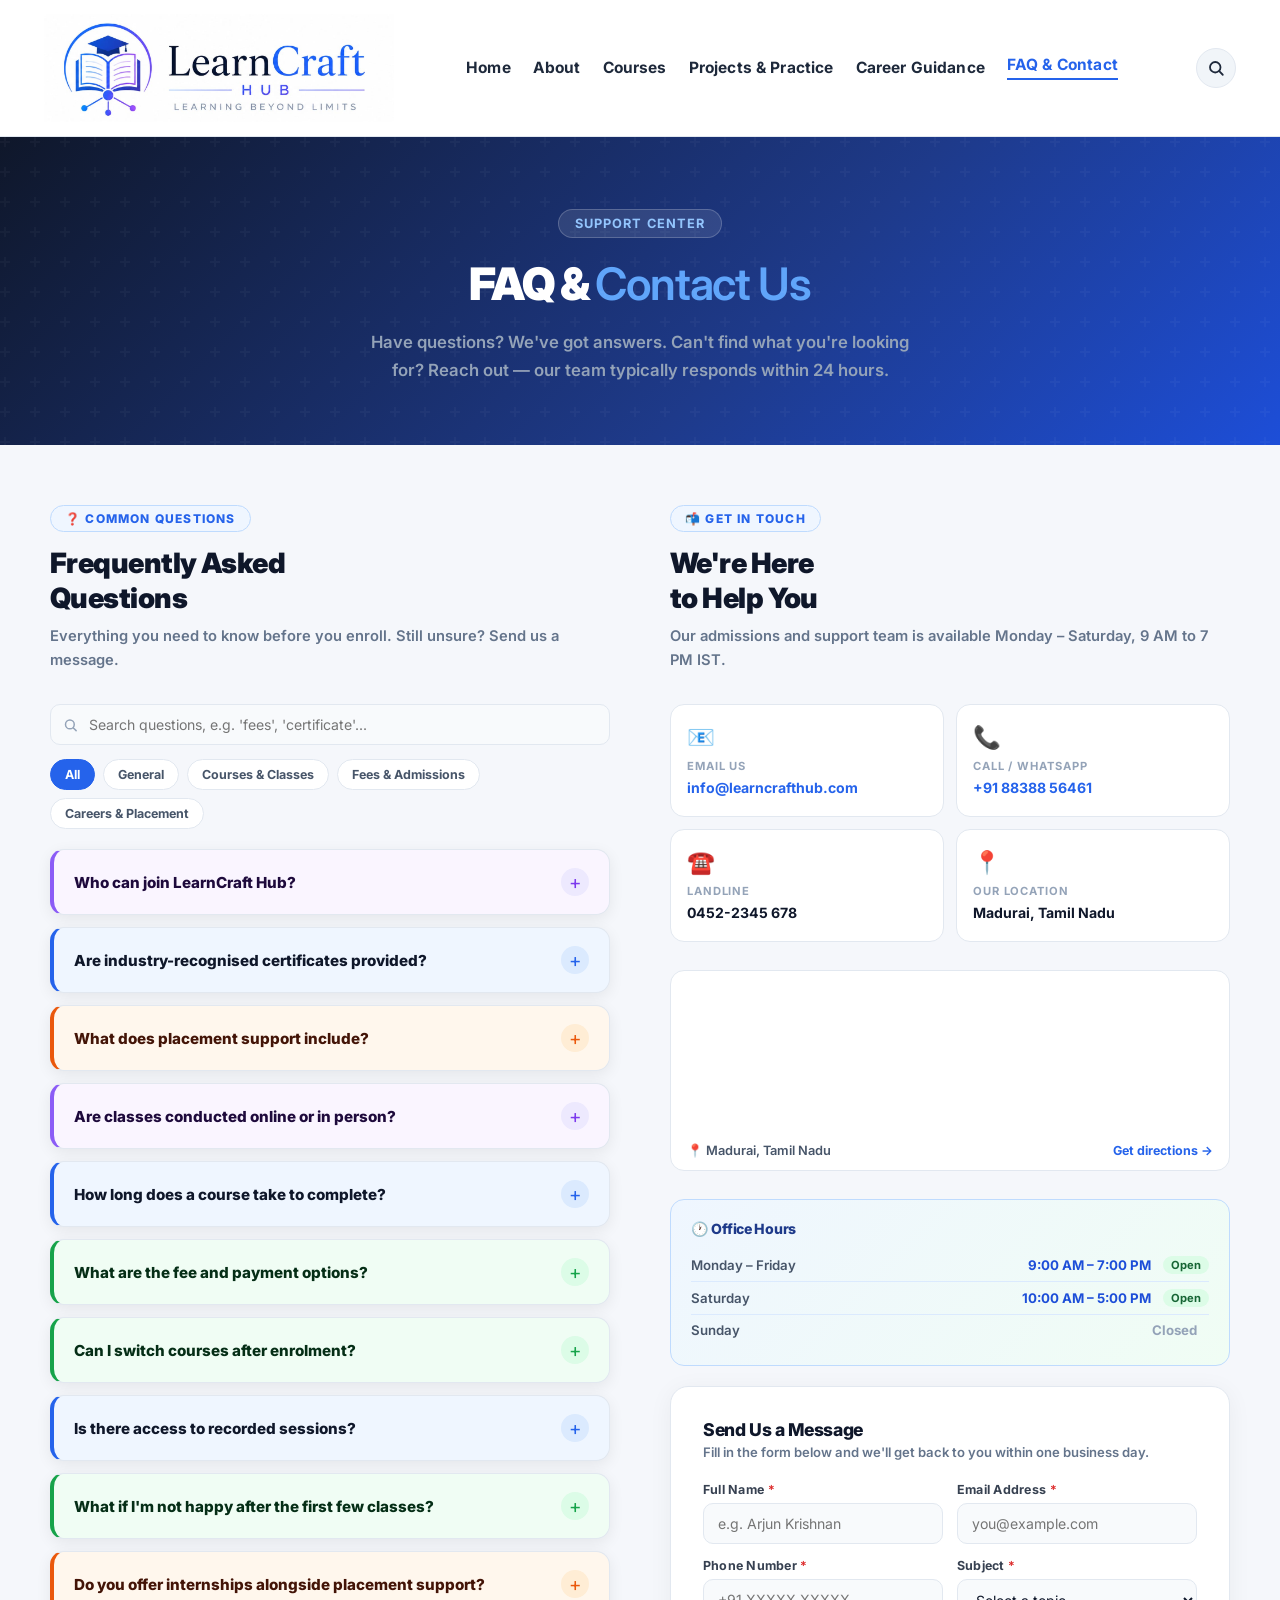
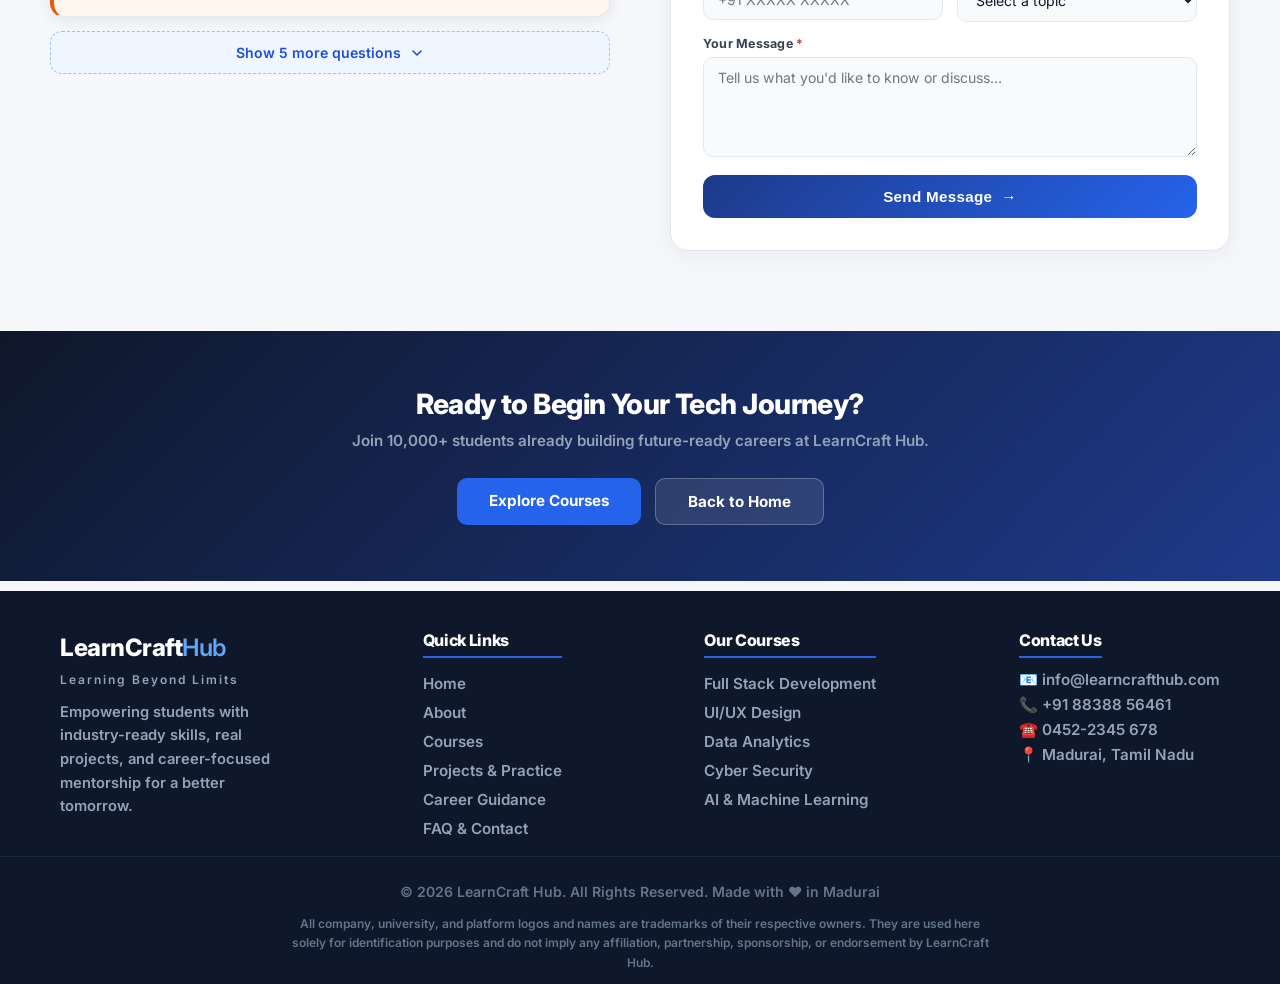
<file: faq-contact.html>
<!DOCTYPE html>
<html lang="en">

<head>
    <meta charset="UTF-8">
    <meta name="viewport" content="width=device-width, initial-scale=1.0">
    <title>FAQ & Contact — LearnCraft Hub</title>
    <link rel="preconnect" href="https://fonts.googleapis.com">
    <link rel="preconnect" href="https://fonts.gstatic.com" crossorigin>
    <link rel="stylesheet" href="css/style.css?v=2">
    <style>
        /* ── PAGE HERO ── */
        .page-hero {
            background: linear-gradient(135deg, #0f172a 0%, #1e3a8a 60%, #1d4ed8 100%);
            padding: 72px 60px 60px;
            text-align: center;
            position: relative;
            overflow: hidden;
        }
        .page-hero::before {
            content: '';
            position: absolute;
            inset: 0;
            background: url("data:image/svg+xml,%3Csvg width='60' height='60' viewBox='0 0 60 60' xmlns='http://www.w3.org/2000/svg'%3E%3Cg fill='none' fill-rule='evenodd'%3E%3Cg fill='%23ffffff' fill-opacity='0.03'%3E%3Cpath d='M36 34v-4h-2v4h-4v2h4v4h2v-4h4v-2h-4zm0-30V0h-2v4h-4v2h4v4h2V6h4V4h-4zM6 34v-4H4v4H0v2h4v4h2v-4h4v-2H6zM6 4V0H4v4H0v2h4v4h2V6h4V4H6z'/%3E%3C/g%3E%3C/g%3E%3C/svg%3E");
        }
        .page-hero-badge {
            display: inline-flex;
            align-items: center;
            gap: 8px;
            background: rgba(255,255,255,0.1);
            border: 1px solid rgba(255,255,255,0.2);
            color: #93c5fd;
            font-size: 0.8rem;
            font-weight: 700;
            letter-spacing: 0.08em;
            text-transform: uppercase;
            padding: 6px 16px;
            border-radius: 999px;
            margin-bottom: 20px;
        }
        .page-hero h1 {
            color: #ffffff;
            font-size: 2.8rem;
            font-weight: 800;
            margin: 0 0 16px;
            line-height: 1.2;
        }
        .page-hero h1 span { color: #60a5fa; }
        .page-hero p {
            color: #94a3b8;
            font-size: 1.05rem;
            max-width: 540px;
            margin: 0 auto;
            line-height: 1.7;
        }

        /* ── LAYOUT ── */
        .faq-contact-layout {
            max-width: 1180px;
            margin: 0 auto;
            padding: 60px 40px 80px;
            display: grid;
            grid-template-columns: 1fr 1fr;
            gap: 60px;
            align-items: start;
        }

        /* ── SECTION LABELS ── */
        .section-label {
            display: inline-flex;
            align-items: center;
            gap: 8px;
            background: #eff6ff;
            color: #2563eb;
            font-size: 0.75rem;
            font-weight: 800;
            letter-spacing: 0.1em;
            text-transform: uppercase;
            padding: 5px 14px;
            border-radius: 999px;
            border: 1px solid #bfdbfe;
            margin-bottom: 14px;
        }
        .section-heading {
            font-size: 1.75rem;
            font-weight: 800;
            color: #0f172a;
            margin: 0 0 8px;
            line-height: 1.25;
        }
        .section-sub {
            color: #64748b;
            font-size: 0.92rem;
            line-height: 1.65;
            margin: 0 0 32px;
        }

        /* ── FAQ ACCORDION ── */
        .faq-list { display: grid; gap: 12px; }

        .faq-item {
            background: #ffffff;
            border: 1.5px solid #e2e8f0;
            border-radius: 14px;
            overflow: hidden;
            transition: border-color 0.2s ease, box-shadow 0.2s ease;
        }
        .faq-item:hover { border-color: #bfdbfe; }
        .faq-item.open {
            border-color: #2563eb;
            box-shadow: 0 4px 20px rgba(37,99,235,0.1);
        }

        .faq-question {
            width: 100%;
            background: none;
            border: none;
            padding: 18px 20px;
            display: flex;
            align-items: center;
            justify-content: space-between;
            gap: 16px;
            cursor: pointer;
            text-align: left;
            font-family: inherit;
        }
        .faq-question span:first-child {
            font-size: 0.95rem;
            font-weight: 700;
            color: #0f172a;
            line-height: 1.4;
        }
        .faq-icon {
            width: 28px;
            height: 28px;
            border-radius: 50%;
            background: #eff6ff;
            color: #2563eb;
            display: flex;
            align-items: center;
            justify-content: center;
            font-size: 1.2rem;
            font-weight: 400;
            flex-shrink: 0;
            transition: background 0.2s, transform 0.3s;
            line-height: 1;
        }
        .faq-item.open .faq-icon {
            background: #2563eb;
            color: #fff;
            transform: rotate(45deg);
        }

        .faq-answer {
            max-height: 0;
            overflow: hidden;
            transition: max-height 0.35s ease, padding 0.3s ease;
        }
        /* max-height for open answers is set dynamically in JS (answer.scrollHeight)
           so longer answers are never clipped */
        .faq-answer p {
            margin: 0;
            padding: 0 20px 18px;
            font-size: 0.88rem;
            color: #475569;
            line-height: 1.7;
            border-top: 1px solid #f1f5f9;
            padding-top: 14px;
        }

        .faq-showmore-btn {
            width: 100%;
            margin-top: 14px;
            padding: 12px 16px;
            display: flex;
            align-items: center;
            justify-content: center;
            gap: 8px;
            background: #eff6ff;
            border: 1.5px dashed #93c5fd;
            border-radius: 12px;
            color: #1d4ed8;
            font-size: 0.88rem;
            font-weight: 700;
            font-family: inherit;
            cursor: pointer;
            transition: background 0.2s ease, border-color 0.2s ease;
        }
        .faq-showmore-btn:hover { background: #dbeafe; border-color: #60a5fa; }
        .faq-showmore-btn.is-open svg { transform: rotate(180deg); }
        .faq-showmore-btn svg { transition: transform 0.25s ease; }
        .faq-showmore-btn[hidden] { display: none; }
        .faq-item.faq-hidden-more { display: none !important; }

        /* ── CONTACT SIDE ── */
        .contact-info-cards {
            display: grid;
            grid-template-columns: 1fr 1fr;
            gap: 12px;
            margin-bottom: 28px;
        }
        .contact-info-card {
            background: #ffffff;
            border: 1.5px solid #e2e8f0;
            border-radius: 14px;
            padding: 18px 16px;
            transition: 0.2s ease;
        }
        .contact-info-card:hover {
            border-color: #2563eb;
            box-shadow: 0 4px 16px rgba(37,99,235,0.1);
            transform: translateY(-2px);
        }
        .contact-info-card .ci-icon {
            font-size: 1.4rem;
            margin-bottom: 8px;
            display: block;
        }
        .contact-info-card .ci-label {
            font-size: 0.7rem;
            font-weight: 700;
            color: #94a3b8;
            letter-spacing: 0.08em;
            text-transform: uppercase;
            display: block;
            margin-bottom: 4px;
        }
        .contact-info-card .ci-value {
            font-size: 0.88rem;
            font-weight: 700;
            color: #0f172a;
            line-height: 1.4;
        }
        .contact-info-card a.ci-value {
            text-decoration: none;
            color: #2563eb;
        }
        .contact-info-card a.ci-value:hover { text-decoration: underline; }

        /* ── CONTACT FORM ── */
        .contact-form-card {
            background: #ffffff;
            border: 1.5px solid #e2e8f0;
            border-radius: 18px;
            padding: 32px;
            box-shadow: 0 4px 24px rgba(15,23,42,0.05);
        }
        .contact-form-card h3 {
            font-size: 1.1rem;
            font-weight: 800;
            color: #0f172a;
            margin: 0 0 4px;
        }
        .contact-form-card p {
            font-size: 0.82rem;
            color: #64748b;
            margin: 0 0 22px;
        }

        .form-row { display: grid; grid-template-columns: 1fr 1fr; gap: 14px; }
        .form-group { display: flex; flex-direction: column; gap: 6px; margin-bottom: 14px; }
        .form-group label {
            font-size: 0.78rem;
            font-weight: 700;
            color: #374151;
            letter-spacing: 0.02em;
        }
        .form-group input,
        .form-group select,
        .form-group textarea {
            border: 1.5px solid #e2e8f0;
            border-radius: 10px;
            padding: 11px 14px;
            font-size: 0.88rem;
            font-family: inherit;
            color: #0f172a;
            background: #f8fafc;
            outline: none;
            transition: border-color 0.2s, background 0.2s;
            width: 100%;
            box-sizing: border-box;
        }
        .form-group input:focus,
        .form-group select:focus,
        .form-group textarea:focus {
            border-color: #2563eb;
            background: #ffffff;
        }
        .form-group textarea { resize: vertical; min-height: 100px; }

        .form-submit-btn {
            width: 100%;
            background: linear-gradient(135deg, #1e3a8a, #2563eb);
            color: #ffffff;
            border: none;
            padding: 13px 24px;
            border-radius: 12px;
            font-size: 0.95rem;
            font-weight: 700;
            cursor: pointer;
            letter-spacing: 0.02em;
            transition: 0.2s ease;
            margin-top: 4px;
        }
        .form-submit-btn:hover {
            transform: translateY(-2px);
            box-shadow: 0 8px 24px rgba(37,99,235,0.3);
        }

        /* ── SOCIAL STRIP ── */
        .social-strip {
            display: flex;
            gap: 10px;
            margin-top: 20px;
        }
        .social-btn {
            flex: 1;
            display: flex;
            align-items: center;
            justify-content: center;
            gap: 7px;
            padding: 10px 12px;
            border-radius: 10px;
            font-size: 0.8rem;
            font-weight: 700;
            text-decoration: none;
            border: 1.5px solid #e2e8f0;
            color: #374151;
            background: #ffffff;
            transition: 0.2s ease;
        }
        .social-btn:hover { border-color: #2563eb; color: #2563eb; background: #eff6ff; }

        /* ── SUCCESS MESSAGE ── */
        .form-success {
            display: none;
            text-align: center;
            padding: 28px 20px;
        }
        .form-success .success-icon {
            width: 56px; height: 56px;
            background: #f0fdf4;
            border: 2px solid #bbf7d0;
            border-radius: 50%;
            display: flex;
            align-items: center;
            justify-content: center;
            font-size: 1.6rem;
            margin: 0 auto 14px;
        }
        .form-success h4 { color: #0f172a; margin: 0 0 6px; font-size: 1rem; }
        .form-success p { color: #64748b; font-size: 0.85rem; margin: 0; }

        /* ── DIVIDER ── */
        .page-divider {
            max-width: 1180px;
            margin: 0 auto;
            padding: 0 40px;
        }
        .page-divider hr {
            border: none;
            border-top: 1px solid #e2e8f0;
            margin: 0;
        }

        /* ── BOTTOM CTA ── */
        .bottom-cta {
            background: linear-gradient(135deg, #0f172a 0%, #1e3a8a 100%);
            text-align: center;
            padding: 56px 40px;
        }
        .bottom-cta h2 { color: #ffffff; font-size: 1.75rem; margin: 0 0 10px; }
        .bottom-cta p { color: #94a3b8; font-size: 0.95rem; margin: 0 0 28px; }
        .bottom-cta .cta-buttons { display: flex; gap: 14px; justify-content: center; flex-wrap: wrap; }
        .bottom-cta .cta-btn-primary {
            background: #2563eb;
            color: #fff;
            padding: 13px 32px;
            border-radius: 10px;
            font-weight: 700;
            font-size: 0.95rem;
            text-decoration: none;
            transition: 0.2s ease;
        }
        .bottom-cta .cta-btn-primary:hover { background: #1d4ed8; transform: translateY(-2px); }
        .bottom-cta .cta-btn-secondary {
            background: rgba(255,255,255,0.1);
            color: #fff;
            border: 1.5px solid rgba(255,255,255,0.25);
            padding: 13px 32px;
            border-radius: 10px;
            font-weight: 700;
            font-size: 0.95rem;
            text-decoration: none;
            transition: 0.2s ease;
        }
        .bottom-cta .cta-btn-secondary:hover { background: rgba(255,255,255,0.18); }

        /* ── MOBILE NAV TOGGLE ── */
        .nav-toggle {
            display: none;
            flex-direction: column;
            justify-content: center;
            gap: 5px;
            width: 38px;
            height: 38px;
            background: #f1f5f9;
            border: 1px solid #e2e8f0;
            border-radius: 8px;
            cursor: pointer;
            padding: 0;
            flex-shrink: 0;
        }
        .nav-toggle span {
            display: block;
            width: 18px;
            height: 2px;
            background: #1e293b;
            margin: 0 auto;
            transition: transform 0.25s ease, opacity 0.25s ease;
        }
        .nav-toggle.open span:nth-child(1) { transform: translateY(7px) rotate(45deg); }
        .nav-toggle.open span:nth-child(2) { opacity: 0; }
        .nav-toggle.open span:nth-child(3) { transform: translateY(-7px) rotate(-45deg); }

        /* ── FAQ TOOLBAR: search + category tabs ── */
        .faq-toolbar { margin-bottom: 20px; }
        .faq-search {
            position: relative;
            margin-bottom: 14px;
        }
        .faq-search input {
            width: 100%;
            box-sizing: border-box;
            border: 1.5px solid #e2e8f0;
            border-radius: 10px;
            padding: 11px 14px 11px 38px;
            font-size: 0.88rem;
            font-family: inherit;
            color: #0f172a;
            background: #f8fafc;
            outline: none;
            transition: border-color 0.2s, background 0.2s;
        }
        .faq-search input:focus { border-color: #2563eb; background: #fff; }
        .faq-search svg {
            position: absolute;
            left: 13px;
            top: 50%;
            transform: translateY(-50%);
            width: 15px;
            height: 15px;
            color: #94a3b8;
        }
        .faq-tabs {
            display: flex;
            gap: 8px;
            flex-wrap: wrap;
        }
        .faq-tab {
            background: #fff;
            border: 1.5px solid #e2e8f0;
            color: #475569;
            font-size: 0.78rem;
            font-weight: 700;
            padding: 7px 14px;
            border-radius: 999px;
            cursor: pointer;
            transition: 0.2s ease;
            font-family: inherit;
        }
        .faq-tab:hover { border-color: #bfdbfe; color: #2563eb; }
        .faq-tab.active { background: #2563eb; border-color: #2563eb; color: #fff; }
        .faq-empty-state {
            display: none;
            text-align: center;
            padding: 32px 16px;
            color: #64748b;
            font-size: 0.88rem;
            background: #f8fafc;
            border: 1.5px dashed #e2e8f0;
            border-radius: 14px;
        }
        .faq-empty-state strong { color: #0f172a; display: block; margin-bottom: 4px; font-size: 0.95rem; }

        /* ── MAP CARD ── */
        .map-card {
            background: #fff;
            border: 1.5px solid #e2e8f0;
            border-radius: 14px;
            overflow: hidden;
            margin-bottom: 28px;
        }
        .map-card iframe {
            width: 100%;
            height: 160px;
            border: 0;
            display: block;
        }
        .map-card-footer {
            display: flex;
            align-items: center;
            justify-content: space-between;
            gap: 10px;
            padding: 12px 16px;
        }
        .map-card-footer span { font-size: 0.8rem; color: #475569; font-weight: 600; }
        .map-card-footer a {
            font-size: 0.78rem;
            font-weight: 700;
            color: #2563eb;
            text-decoration: none;
            white-space: nowrap;
        }
        .map-card-footer a:hover { text-decoration: underline; }

        /* ── FORM FIELD ERRORS ── */
        .field-error {
            color: #dc2626;
            font-size: 0.74rem;
            font-weight: 600;
            min-height: 0;
            display: none;
        }
        .form-group.has-error input,
        .form-group.has-error select,
        .form-group.has-error textarea {
            border-color: #dc2626;
            background: #fef2f2;
        }
        .form-group.has-error .field-error { display: block; }
        .form-group label .req { color: #dc2626; }

        /* ── NAV SOCIAL ICONS ── */
        .nav-social-icons {
            display: flex;
            align-items: center;
            gap: 6px;
            margin-left: 4px;
        }
        .nav-social-btn {
            width: 34px;
            height: 34px;
            border-radius: 8px;
            display: flex;
            align-items: center;
            justify-content: center;
            color: rgba(255,255,255,0.75);
            background: rgba(255,255,255,0.07);
            border: 1px solid rgba(255,255,255,0.15);
            transition: background 0.2s, color 0.2s, border-color 0.2s, transform 0.2s;
            text-decoration: none;
            flex-shrink: 0;
        }
        .nav-social-btn:hover { transform: translateY(-2px); color: #fff; }
        .nav-social-linkedin:hover { background: #0077b5; border-color: #0077b5; }
        .nav-social-instagram:hover { background: linear-gradient(135deg,#f58529,#dd2a7b,#8134af); border-color: #dd2a7b; }
        .nav-social-youtube:hover { background: #ff0000; border-color: #ff0000; }
        .nav-social-whatsapp:hover { background: #25d366; border-color: #25d366; }

        /* ── FAQ CATEGORY COLOR SHADING ── */
        .faq-item[data-cat="general"]  { border-left: 4px solid #8b5cf6; }
        .faq-item[data-cat="courses"]  { border-left: 4px solid #2563eb; }
        .faq-item[data-cat="fees"]     { border-left: 4px solid #16a34a; }
        .faq-item[data-cat="careers"]  { border-left: 4px solid #ea580c; }

        .faq-item[data-cat="general"]  .faq-question span:first-child { color: #1e0a3c; }
        .faq-item[data-cat="courses"]  .faq-question span:first-child { color: #0f172a; }
        .faq-item[data-cat="fees"]     .faq-question span:first-child { color: #052e16; }
        .faq-item[data-cat="careers"]  .faq-question span:first-child { color: #431407; }

        .faq-item[data-cat="general"]  { background: #faf5ff; }
        .faq-item[data-cat="courses"]  { background: #eff6ff; }
        .faq-item[data-cat="fees"]     { background: #f0fdf4; }
        .faq-item[data-cat="careers"]  { background: #fff7ed; }

        .faq-item[data-cat="general"].open  { border-color: #7c3aed; box-shadow: 0 4px 20px rgba(124,58,237,0.12); }
        .faq-item[data-cat="courses"].open  { border-color: #2563eb; box-shadow: 0 4px 20px rgba(37,99,235,0.12); }
        .faq-item[data-cat="fees"].open     { border-color: #16a34a; box-shadow: 0 4px 20px rgba(22,163,74,0.12); }
        .faq-item[data-cat="careers"].open  { border-color: #ea580c; box-shadow: 0 4px 20px rgba(234,88,12,0.12); }

        .faq-item[data-cat="general"] .faq-icon { background: #ede9fe; color: #7c3aed; }
        .faq-item[data-cat="courses"] .faq-icon { background: #dbeafe; color: #2563eb; }
        .faq-item[data-cat="fees"]    .faq-icon { background: #dcfce7; color: #16a34a; }
        .faq-item[data-cat="careers"] .faq-icon { background: #ffedd5; color: #ea580c; }

        .faq-item[data-cat="general"].open .faq-icon { background: #7c3aed; color: #fff; }
        .faq-item[data-cat="courses"].open .faq-icon { background: #2563eb; color: #fff; }
        .faq-item[data-cat="fees"].open    .faq-icon { background: #16a34a; color: #fff; }
        .faq-item[data-cat="careers"].open .faq-icon { background: #ea580c; color: #fff; }

        /* ── OFFICE HOURS ALIGNMENT FIX ── */
        .office-hours-card {
            background: linear-gradient(135deg, #eff6ff 0%, #f0fdf4 100%);
            border: 1.5px solid #bfdbfe;
            border-radius: 14px;
            padding: 20px;
            margin-bottom: 20px;
        }
        .office-hours-card h4 {
            font-size: 0.88rem;
            font-weight: 800;
            color: #1e3a8a;
            margin: 0 0 12px;
            display: flex;
            align-items: center;
            gap: 7px;
        }
        .oh-row {
            display: grid;
            grid-template-columns: 1fr auto auto;
            align-items: center;
            gap: 12px;
            padding: 7px 0;
            border-bottom: 1px solid #dbeafe;
            font-size: 0.83rem;
        }
        .oh-row:last-child { border-bottom: none; }
        .oh-day { color: #475569; font-weight: 600; }
        .oh-time { color: #1d4ed8; font-weight: 700; min-width: 160px; text-align: right; }
        .oh-badge {
            background: #dcfce7;
            color: #166534;
            font-size: 0.7rem;
            font-weight: 700;
            padding: 2px 8px;
            border-radius: 999px;
        }

        /* ── SOCIAL CONNECT CARD ── */
        .social-connect-card {
            background: #ffffff;
            border: 1.5px solid #e2e8f0;
            border-radius: 14px;
            padding: 22px;
            margin-bottom: 20px;
        }
        .social-connect-card h4 {
            font-size: 0.88rem;
            font-weight: 800;
            color: #0f172a;
            margin: 0 0 14px;
            display: flex;
            align-items: center;
            gap: 7px;
        }
        .social-connect-grid {
            display: grid;
            grid-template-columns: 1fr 1fr;
            gap: 10px;
        }
        .sc-btn {
            display: flex;
            align-items: center;
            gap: 10px;
            padding: 12px 14px;
            border-radius: 12px;
            text-decoration: none;
            font-size: 0.82rem;
            font-weight: 700;
            transition: transform 0.2s ease, box-shadow 0.2s ease;
            color: #fff;
        }
        .sc-btn:hover { transform: translateY(-2px); box-shadow: 0 6px 20px rgba(0,0,0,0.15); }
        .sc-btn-linkedin { background: linear-gradient(135deg, #0077b5, #005885); }
        .sc-btn-instagram { background: linear-gradient(135deg, #f58529, #dd2a7b, #8134af); }
        .sc-btn-youtube { background: linear-gradient(135deg, #ff0000, #cc0000); }
        .sc-btn-whatsapp { background: linear-gradient(135deg, #25d366, #128c4e); }
        .sc-btn svg { flex-shrink: 0; }
        .sc-btn-text { display: flex; flex-direction: column; line-height: 1.2; }
        .sc-btn-label { font-size: 0.78rem; opacity: 0.85; font-weight: 500; }

        /* ── QUICK CONTACT STRIP ── */
        .quick-contact-strip {
            display: flex;
            gap: 10px;
            margin-bottom: 20px;
        }
        .qc-btn {
            flex: 1;
            display: flex;
            align-items: center;
            justify-content: center;
            gap: 8px;
            padding: 12px 14px;
            border-radius: 12px;
            font-size: 0.85rem;
            font-weight: 700;
            text-decoration: none;
            transition: 0.2s ease;
            border: none;
            cursor: pointer;
        }
        .qc-btn-whatsapp {
            background: #25d366;
            color: #fff;
        }
        .qc-btn-whatsapp:hover { background: #128c4e; transform: translateY(-2px); }
        .qc-btn-email {
            background: #eff6ff;
            color: #1d4ed8;
            border: 1.5px solid #bfdbfe;
        }
        .qc-btn-email:hover { background: #dbeafe; transform: translateY(-2px); }

        @media (max-width: 880px) {
            .nav-social-icons { display: none; }
        }
        @media (max-width: 560px) {
            .social-connect-grid { grid-template-columns: 1fr; }
            .quick-contact-strip { flex-direction: column; }
        }
        /* ── RESPONSIVE ── */
        @media (max-width: 900px) {
            .faq-contact-layout { grid-template-columns: 1fr; gap: 48px; padding: 48px 24px 64px; }
            .page-hero { padding: 52px 24px 44px; }
            .page-hero h1 { font-size: 2rem; }
            .contact-info-cards { grid-template-columns: 1fr 1fr; }
        }
        @media (max-width: 880px) {
            .navbar { flex-wrap: wrap; position: relative; }
            .navbar-search { order: 1; }
            .nav-toggle { display: flex; order: 2; }
            nav#primaryNav {
                display: none;
                position: absolute;
                top: calc(100% + 14px);
                left: 0;
                right: 0;
                flex-basis: 100%;
                flex-direction: column;
                align-items: stretch;
                background: #f8fafc;
                border: 1px solid #e2e8f0;
                border-radius: 12px;
                padding: 6px;
                box-shadow: 0 16px 34px rgba(15, 23, 42, 0.14);
                z-index: 500;
            }
            nav#primaryNav.open {
                display: flex;
            }
            nav#primaryNav a {
                margin: 0;
                padding: 13px 14px;
                border-radius: 8px;
            }
            nav#primaryNav a:hover { color: #2563eb; background: #eff6ff; }
            nav#primaryNav a.active {
                color: #2563eb;
                background: #eff6ff;
                border-bottom: none;
            }
            .logo { width: 170px; }
        }
        @media (max-width: 560px) {
            .form-row { grid-template-columns: 1fr; }
            .contact-info-cards { grid-template-columns: 1fr; }
            .contact-form-card { padding: 22px 18px; }
            .social-strip { flex-direction: column; }
            .faq-contact-layout { padding: 40px 16px 56px; }
        }
    </style>
</head>

<body>

    <!-- HEADER -->
    <header>
        <div class="navbar">
            <img src="images/logo.png" alt="Logo" class="logo">
            <nav id="primaryNav">
                <a href="index.html">Home</a>
                <a href="about.html">About</a>
                <a href="courses.html">Courses</a>
                <a href="projects.html">Projects & Practice</a>
                <a href="career-guidance.html">Career Guidance</a>
                <a href="faq-contact.html" class="active">FAQ & Contact</a>
            </nav>
            <div class="navbar-search" id="navbarSearch">
                <button class="navbar-search-toggle" id="navbarSearchToggle" aria-label="Search courses">
                    <svg viewBox="0 0 24 24" fill="none" stroke="currentColor" stroke-width="2.4" stroke-linecap="round" stroke-linejoin="round">
                        <circle cx="11" cy="11" r="7"></circle>
                        <line x1="21" y1="21" x2="16.65" y2="16.65"></line>
                    </svg>
                </button>
                <div class="navbar-search-panel">
                    <div class="navbar-search-bar">
                        <svg viewBox="0 0 24 24" fill="none" stroke="currentColor" stroke-width="2.4" stroke-linecap="round" stroke-linejoin="round">
                            <circle cx="11" cy="11" r="7"></circle>
                            <line x1="21" y1="21" x2="16.65" y2="16.65"></line>
                        </svg>
                        <input type="text" id="navSearchInput" placeholder="Search 40+ courses...">
                    </div>
                    <div class="navbar-search-results" id="navSearchResults"></div>
                </div>
            </div>
            <button class="nav-toggle" id="navToggle" aria-label="Toggle navigation menu" aria-expanded="false" aria-controls="primaryNav">
                <span></span><span></span><span></span>
            </button>
        </div>
    </header>

    <!-- PAGE HERO -->
    <section class="page-hero">
        <div class="page-hero-badge">Support Center</div>
        <h1>FAQ & <span>Contact Us</span></h1>
        <p>Have questions? We've got answers. Can't find what you're looking for? Reach out — our team typically responds within 24 hours.</p>
    </section>

    <!-- MAIN CONTENT -->
    <div class="faq-contact-layout">

        <!-- ── LEFT: FAQ ── -->
        <div>
            <div class="section-label">❓ Common Questions</div>
            <h2 class="section-heading">Frequently Asked<br>Questions</h2>
            <p class="section-sub">Everything you need to know before you enroll. Still unsure? Send us a message.</p>

            <div class="faq-toolbar">
                <div class="faq-search">
                    <svg viewBox="0 0 24 24" fill="none" stroke="currentColor" stroke-width="2.4" stroke-linecap="round" stroke-linejoin="round">
                        <circle cx="11" cy="11" r="7"></circle>
                        <line x1="21" y1="21" x2="16.65" y2="16.65"></line>
                    </svg>
                    <input type="text" id="faqSearchInput" placeholder="Search questions, e.g. 'fees', 'certificate'...">
                </div>
                <div class="faq-tabs" id="faqTabs">
                    <button class="faq-tab active" data-filter="all">All</button>
                    <button class="faq-tab" data-filter="general">General</button>
                    <button class="faq-tab" data-filter="courses">Courses & Classes</button>
                    <button class="faq-tab" data-filter="fees">Fees & Admissions</button>
                    <button class="faq-tab" data-filter="careers">Careers & Placement</button>
                </div>
            </div>

            <div class="faq-list" id="faqList">

                <div class="faq-item" data-cat="general">
                    <button class="faq-question" aria-expanded="false" aria-controls="faq-ans-1">
                        <span>Who can join LearnCraft Hub?</span>
                        <span class="faq-icon">+</span>
                    </button>
                    <div class="faq-answer" id="faq-ans-1">
                        <p>Our programs are open to everyone — school leavers, college students, fresh graduates, and working professionals looking to upskill or pivot into tech. No prior experience is required for most courses.</p>
                    </div>
                </div>

                <div class="faq-item" data-cat="courses">
                    <button class="faq-question" aria-expanded="false" aria-controls="faq-ans-2">
                        <span>Are industry-recognised certificates provided?</span>
                        <span class="faq-icon">+</span>
                    </button>
                    <div class="faq-answer" id="faq-ans-2">
                        <p>Yes. Upon successful completion of any course, you receive a digitally verifiable, industry-recognised certificate that you can share directly on LinkedIn or include in your résumé.</p>
                    </div>
                </div>

                <div class="faq-item" data-cat="careers">
                    <button class="faq-question" aria-expanded="false" aria-controls="faq-ans-3">
                        <span>What does placement support include?</span>
                        <span class="faq-icon">+</span>
                    </button>
                    <div class="faq-answer" id="faq-ans-3">
                        <p>Our dedicated placement team assists with résumé building, LinkedIn profile optimisation, mock interviews, and direct job referrals to our hiring partners — all at no additional cost to enrolled students.</p>
                    </div>
                </div>

                <div class="faq-item" data-cat="general">
                    <button class="faq-question" aria-expanded="false" aria-controls="faq-ans-4">
                        <span>Are classes conducted online or in person?</span>
                        <span class="faq-icon">+</span>
                    </button>
                    <div class="faq-answer" id="faq-ans-4">
                        <p>Both modes are available. You can attend live online sessions from anywhere in India, or visit our physical learning centre in Madurai for in-person workshops and hands-on labs.</p>
                    </div>
                </div>

                <div class="faq-item" data-cat="courses">
                    <button class="faq-question" aria-expanded="false" aria-controls="faq-ans-5">
                        <span>How long does a course take to complete?</span>
                        <span class="faq-icon">+</span>
                    </button>
                    <div class="faq-answer" id="faq-ans-5">
                        <p>Program duration varies from 4 weeks (short skill boosters) to 6 months (comprehensive full-stack or AI programs). Exact timelines are listed on each course's detail page.</p>
                    </div>
                </div>

                <div class="faq-item" data-cat="fees">
                    <button class="faq-question" aria-expanded="false" aria-controls="faq-ans-6">
                        <span>What are the fee and payment options?</span>
                        <span class="faq-icon">+</span>
                    </button>
                    <div class="faq-answer" id="faq-ans-6">
                        <p>We offer flexible instalment plans and need-based scholarships for eligible students. Contact our admissions team for a personalised fee breakdown — we'll find an option that works for you.</p>
                    </div>
                </div>

                <div class="faq-item" data-cat="fees">
                    <button class="faq-question" aria-expanded="false" aria-controls="faq-ans-7">
                        <span>Can I switch courses after enrolment?</span>
                        <span class="faq-icon">+</span>
                    </button>
                    <div class="faq-answer" id="faq-ans-7">
                        <p>Yes, course transfers are allowed within the first two weeks of enrolment, subject to seat availability. Speak to your assigned academic advisor to initiate a transfer request.</p>
                    </div>
                </div>

                <div class="faq-item" data-cat="courses">
                    <button class="faq-question" aria-expanded="false" aria-controls="faq-ans-8">
                        <span>Is there access to recorded sessions?</span>
                        <span class="faq-icon">+</span>
                    </button>
                    <div class="faq-answer" id="faq-ans-8">
                        <p>All live sessions are recorded and made available on the student portal within 24 hours, so you can review lessons at your own pace or catch up if you miss a class.</p>
                    </div>
                </div>

                <div class="faq-item" data-cat="fees">
                    <button class="faq-question" aria-expanded="false" aria-controls="faq-ans-9">
                        <span>What if I'm not happy after the first few classes?</span>
                        <span class="faq-icon">+</span>
                    </button>
                    <div class="faq-answer" id="faq-ans-9">
                        <p>You can opt out within the first week of any course for a full refund of fees paid, no questions asked. After that, our academic advisors will work with you to resolve any concerns before you decide.</p>
                    </div>
                </div>

                <div class="faq-item" data-cat="careers">
                    <button class="faq-question" aria-expanded="false" aria-controls="faq-ans-10">
                        <span>Do you offer internships alongside placement support?</span>
                        <span class="faq-icon">+</span>
                    </button>
                    <div class="faq-answer" id="faq-ans-10">
                        <p>Yes. Several of our hiring partners offer paid internships to high-performing students, which often convert into full-time offers. Your placement advisor will flag relevant openings as they open up.</p>
                    </div>
                </div>

                <div class="faq-item" data-cat="general">
                    <button class="faq-question" aria-expanded="false" aria-controls="faq-ans-11">
                        <span>What programming languages will I learn?</span>
                        <span class="faq-icon">+</span>
                    </button>
                    <div class="faq-answer" id="faq-ans-11">
                        <p>Depending on your course track: Full Stack covers HTML, CSS, JavaScript, React, Node.js & SQL. Data Analytics focuses on Python, Pandas, and Power BI. AI & ML covers Python, TensorFlow, and Scikit-learn. UI/UX uses Figma alongside design principles. Cybersecurity covers networking, Linux, and ethical hacking tools.</p>
                    </div>
                </div>

                <div class="faq-item" data-cat="courses">
                    <button class="faq-question" aria-expanded="false" aria-controls="faq-ans-12">
                        <span>Do I need a laptop or specific hardware?</span>
                        <span class="faq-icon">+</span>
                    </button>
                    <div class="faq-answer" id="faq-ans-12">
                        <p>A laptop with at least 8 GB RAM and a modern OS (Windows 10+, macOS 11+, or Ubuntu) is recommended. All software used is free or open-source. Students attending in-person sessions can also use our lab computers during class hours.</p>
                    </div>
                </div>

                <div class="faq-item" data-cat="fees">
                    <button class="faq-question" aria-expanded="false" aria-controls="faq-ans-13">
                        <span>Are scholarships available for deserving students?</span>
                        <span class="faq-icon">+</span>
                    </button>
                    <div class="faq-answer" id="faq-ans-13">
                        <p>Yes! We offer merit-based and need-based scholarships covering up to 50% of course fees. First-generation learners and students from rural backgrounds receive priority consideration. Contact our admissions team with relevant documents to apply.</p>
                    </div>
                </div>

                <div class="faq-item" data-cat="careers">
                    <button class="faq-question" aria-expanded="false" aria-controls="faq-ans-14">
                        <span>How many students have been placed so far?</span>
                        <span class="faq-icon">+</span>
                    </button>
                    <div class="faq-answer" id="faq-ans-14">
                        <p>Over 2,500 students have been placed in roles across companies like TCS, Infosys, Wipro, Zoho, and various funded startups. Our placement rate for students who complete all modules and career-prep sessions stands at 87%.</p>
                    </div>
                </div>

                <div class="faq-item" data-cat="general">
                    <button class="faq-question" aria-expanded="false" aria-controls="faq-ans-15">
                        <span>Is there a student community or peer network?</span>
                        <span class="faq-icon">+</span>
                    </button>
                    <div class="faq-answer" id="faq-ans-15">
                        <p>Absolutely. Every enrolled student gets access to our exclusive WhatsApp groups, Discord server, and monthly offline meetups in Madurai. Alumni also stay connected and frequently refer juniors for openings at their companies.</p>
                    </div>
                </div>

            </div>

            <div class="faq-empty-state" id="faqEmptyState">
                <strong>No matching questions</strong>
                Try a different search term, or <a href="#contact-form-card" onclick="document.getElementById('faqSearchInput').value=''; document.querySelectorAll('.faq-tab')[0].click();">clear your filters</a>.
            </div>

            <button class="faq-showmore-btn" id="faqShowMoreBtn" type="button">
                <span id="faqShowMoreLabel">Show 5 more questions</span>
                <svg id="faqShowMoreChevron" width="16" height="16" viewBox="0 0 24 24" fill="none" stroke="currentColor" stroke-width="2.4" stroke-linecap="round" stroke-linejoin="round"><polyline points="6 9 12 15 18 9"></polyline></svg>
            </button>
        </div>

        <!-- ── RIGHT: CONTACT ── -->
        <div>
            <div class="section-label">📬 Get in Touch</div>
            <h2 class="section-heading">We're Here<br>to Help You</h2>
            <p class="section-sub">Our admissions and support team is available Monday – Saturday, 9 AM to 7 PM IST.</p>

            <!-- Contact Info Cards -->
            <div class="contact-info-cards">
                <div class="contact-info-card">
                    <span class="ci-icon">📧</span>
                    <span class="ci-label">Email Us</span>
                    <a href="mailto:info@learncrafthub.com" class="ci-value">info@learncrafthub.com</a>
                </div>
                <div class="contact-info-card">
                    <span class="ci-icon">📞</span>
                    <span class="ci-label">Call / WhatsApp</span>
                    <a href="tel:+918838856461" class="ci-value">+91 88388 56461</a>
                </div>
                <div class="contact-info-card">
                    <span class="ci-icon">☎️</span>
                    <span class="ci-label">Landline</span>
                    <span class="ci-value">0452-2345 678</span>
                </div>
                <div class="contact-info-card">
                    <span class="ci-icon">📍</span>
                    <span class="ci-label">Our Location</span>
                    <span class="ci-value">Madurai, Tamil Nadu</span>
                </div>
            </div>

            <!-- Map -->
            <div class="map-card">
                <iframe src="https://maps.google.com/maps?q=Madurai,Tamil%20Nadu&z=12&output=embed" loading="lazy" referrerpolicy="no-referrer-when-downgrade" title="LearnCraft Hub location in Madurai"></iframe>
                <div class="map-card-footer">
                    <span>📍 Madurai, Tamil Nadu</span>
                    <a href="https://maps.google.com/maps?q=Madurai,Tamil+Nadu" target="_blank" rel="noopener">Get directions →</a>
                </div>
            </div>

            <!-- Office Hours -->
            <div class="office-hours-card">
                <h4>🕐 Office Hours</h4>
                <div class="oh-row">
                    <span class="oh-day">Monday – Friday</span>
                    <span class="oh-time">9:00 AM – 7:00 PM</span>
                    <span class="oh-badge">Open</span>
                </div>
                <div class="oh-row">
                    <span class="oh-day">Saturday</span>
                    <span class="oh-time">10:00 AM – 5:00 PM</span>
                    <span class="oh-badge">Open</span>
                </div>
                <div class="oh-row">
                    <span class="oh-day">Sunday</span>
                    <span class="oh-time" style="color:#94a3b8;">Closed</span>
                    <span></span>
                </div>
            </div>

            <!-- Contact Form -->
            <div class="contact-form-card" id="contact-form-card">
                <h3>Send Us a Message</h3>
                <p>Fill in the form below and we'll get back to you within one business day.</p>

                <form id="contactFormWrap" onsubmit="return false;">
                    <div class="form-row">
                        <div class="form-group" id="fg-name">
                            <label for="cf-name">Full Name <span class="req">*</span></label>
                            <input type="text" id="cf-name" placeholder="e.g. Arjun Krishnan" autocomplete="name">
                            <span class="field-error">Please enter your full name.</span>
                        </div>
                        <div class="form-group" id="fg-email">
                            <label for="cf-email">Email Address <span class="req">*</span></label>
                            <input type="email" id="cf-email" placeholder="you@example.com" autocomplete="email">
                            <span class="field-error">Please enter a valid email address.</span>
                        </div>
                    </div>

                    <div class="form-row">
                        <div class="form-group" id="fg-phone">
                            <label for="cf-phone">Phone Number <span class="req">*</span></label>
                            <input type="tel" id="cf-phone" placeholder="+91 XXXXX XXXXX">
                            <span class="field-error">Please enter a valid 10-digit phone number.</span>
                        </div>
                        <div class="form-group" id="fg-subject">
                            <label for="cf-subject">Subject <span class="req">*</span></label>
                            <select id="cf-subject">
                                <option value="" disabled selected>Select a topic</option>
                                <option>Course Enquiry</option>
                                <option>Admissions & Fees</option>
                                <option>Placement Support</option>
                                <option>Technical Support</option>
                                <option>Scholarships</option>
                                <option>Other</option>
                            </select>
                            <span class="field-error">Please select a topic.</span>
                        </div>
                    </div>

                    <div class="form-group" id="fg-message">
                        <label for="cf-message">Your Message <span class="req">*</span></label>
                        <textarea id="cf-message" placeholder="Tell us what you'd like to know or discuss…"></textarea>
                        <span class="field-error">Please enter a message (at least 10 characters).</span>
                    </div>

                    <button type="button" class="form-submit-btn" id="cfSubmitBtn" onclick="handleFormSubmit()">
                        Send Message &nbsp;→
                    </button>
                </form>

                <div class="form-success" id="formSuccess">
                    <div class="success-icon">✅</div>
                    <h4>Message Received!</h4>
                    <p>Thank you for reaching out. Our team will respond to you within one business day.</p>
                </div>

            </div>
        </div>

    </div>

    <!-- BOTTOM CTA -->
    <section class="bottom-cta">
        <h2>Ready to Begin Your Tech Journey?</h2>
        <p>Join 10,000+ students already building future-ready careers at LearnCraft Hub.</p>
        <div class="cta-buttons">
            <a href="courses.html" class="cta-btn-primary">Explore Courses</a>
            <a href="index.html" class="cta-btn-secondary">Back to Home</a>
        </div>
    </section>

    <!-- FOOTER -->
    <footer class="footer">
        <div class="footer-top">
            <div class="footer-brand">
                <div class="footer-brand-text">
                    <h3>LearnCraft<span>Hub</span></h3>
                    <p class="tagline">Learning Beyond Limits</p>
                </div>
                <p>Empowering students with industry-ready skills, real projects, and career-focused mentorship for a better tomorrow.</p>
            </div>
            <div class="footer-links">
                <h4>Quick Links</h4>
                <a href="index.html">Home</a>
                <a href="about.html">About</a>
                <a href="courses.html">Courses</a>
                <a href="projects.html">Projects & Practice</a>
                <a href="career-guidance.html">Career Guidance</a>
                <a href="faq-contact.html">FAQ & Contact</a>
            </div>
            <div class="footer-links">
                <h4>Our Courses</h4>
                <a href="#">Full Stack Development</a>
                <a href="#">UI/UX Design</a>
                <a href="#">Data Analytics</a>
                <a href="#">Cyber Security</a>
                <a href="#">AI & Machine Learning</a>
            </div>
            <div class="footer-contact">
                <h4>Contact Us</h4>
                <p>📧 info@learncrafthub.com</p>
                <p>📞 +91 88388 56461</p>
                <p>☎️ 0452-2345 678</p>
                <p>📍 Madurai, Tamil Nadu</p>
            </div>
        </div>
        <div class="footer-bottom">
            <p>© 2026 LearnCraft Hub. All Rights Reserved. Made with ❤️ in Madurai</p>
            <p class="footer-disclaimer">All company, university, and platform logos and names are trademarks of their respective owners. They are used here solely for identification purposes and do not imply any affiliation, partnership, sponsorship, or endorsement by LearnCraft Hub.</p>
        </div>
    </footer>

    <button class="scroll-top" id="scrollTop">↑</button>
    <script src="script.js"></script>
    <script>
        // ── FAQ ACCORDION (accessible, no fixed-height clipping) ──
        document.querySelectorAll('.faq-item').forEach(item => {
            const btn = item.querySelector('.faq-question');
            const answer = item.querySelector('.faq-answer');
            btn.addEventListener('click', () => {
                const isOpen = item.classList.contains('open');
                document.querySelectorAll('.faq-item').forEach(i => {
                    i.classList.remove('open');
                    i.querySelector('.faq-answer').style.maxHeight = null;
                    i.querySelector('.faq-question').setAttribute('aria-expanded', 'false');
                });
                if (!isOpen) {
                    item.classList.add('open');
                    answer.style.maxHeight = answer.scrollHeight + 'px';
                    btn.setAttribute('aria-expanded', 'true');
                }
            });
        });

        // ── FAQ SEARCH + CATEGORY FILTER + SHOW MORE ──
        (function () {
            const faqItems = Array.from(document.querySelectorAll('.faq-item'));
            const tabs = Array.from(document.querySelectorAll('.faq-tab'));
            const searchInput = document.getElementById('faqSearchInput');
            const emptyState = document.getElementById('faqEmptyState');
            const showMoreBtn = document.getElementById('faqShowMoreBtn');
            const showMoreLabel = document.getElementById('faqShowMoreLabel');
            const LIMIT = 10;
            let activeCat = 'all';
            let showAll = false;

            function applyFilter() {
                const q = (searchInput.value || '').trim().toLowerCase();
                const matches = faqItems.filter(item => {
                    const matchesCat = activeCat === 'all' || item.dataset.cat === activeCat;
                    const matchesSearch = !q || item.textContent.toLowerCase().includes(q);
                    return matchesCat && matchesSearch;
                });

                // While actively searching, always show every match — never hide search results.
                const capApplies = !q && !showAll && matches.length > LIMIT;
                const visibleMatches = capApplies ? matches.slice(0, LIMIT) : matches;

                faqItems.forEach(item => {
                    item.style.display = matches.includes(item) ? '' : 'none';
                    item.classList.toggle('faq-hidden-more', matches.includes(item) && !visibleMatches.includes(item));
                });

                emptyState.style.display = matches.length === 0 ? 'block' : 'none';

                if (!q && matches.length > LIMIT) {
                    showMoreBtn.hidden = false;
                    showMoreBtn.classList.toggle('is-open', showAll);
                    showMoreLabel.textContent = showAll ? 'Show less' : `Show ${matches.length - LIMIT} more questions`;
                } else {
                    showMoreBtn.hidden = true;
                }
            }

            tabs.forEach(tab => {
                tab.addEventListener('click', () => {
                    tabs.forEach(t => t.classList.remove('active'));
                    tab.classList.add('active');
                    activeCat = tab.dataset.filter;
                    showAll = false;
                    applyFilter();
                });
            });
            if (searchInput) searchInput.addEventListener('input', applyFilter);
            showMoreBtn.addEventListener('click', () => {
                showAll = !showAll;
                applyFilter();
                if (!showAll) showMoreBtn.scrollIntoView({ behavior: 'smooth', block: 'nearest' });
            });

            applyFilter();
        })();

        // ── CONTACT FORM: validation + submit ──
        function validateField(id, groupId, isValid) {
            const group = document.getElementById(groupId);
            group.classList.toggle('has-error', !isValid);
            return isValid;
        }

        function handleFormSubmit() {
            const name    = document.getElementById('cf-name').value.trim();
            const email   = document.getElementById('cf-email').value.trim();
            const phone   = document.getElementById('cf-phone').value.trim();
            const subject = document.getElementById('cf-subject').value;
            const message = document.getElementById('cf-message').value.trim();

            const emailOk = /^[^\s@]+@[^\s@]+\.[^\s@]+$/.test(email);
            const phoneOk = /^(\+?91[\-\s]?)?[6-9]\d{9}$/.test(phone.replace(/\s/g, ''));

            const checks = [
                validateField('cf-name', 'fg-name', name.length >= 2),
                validateField('cf-email', 'fg-email', emailOk),
                validateField('cf-phone', 'fg-phone', phoneOk),
                validateField('cf-subject', 'fg-subject', !!subject),
                validateField('cf-message', 'fg-message', message.length >= 10)
            ];

            if (checks.includes(false)) {
                document.querySelector('.form-group.has-error input, .form-group.has-error select, .form-group.has-error textarea')
                    ?.focus();
                return;
            }

            const btn = document.getElementById('cfSubmitBtn');
            btn.disabled = true;
            btn.textContent = 'Sending…';

            setTimeout(() => {
                document.getElementById('contactFormWrap').style.display = 'none';
                document.getElementById('formSuccess').style.display = 'block';
            }, 500);
        }

        // Clear error state as the person fixes a field
        ['cf-name', 'cf-email', 'cf-phone', 'cf-subject', 'cf-message'].forEach(id => {
            const el = document.getElementById(id);
            el.addEventListener('input', () => el.closest('.form-group').classList.remove('has-error'));
            el.addEventListener('change', () => el.closest('.form-group').classList.remove('has-error'));
        });
    </script>

    <!-- FAQ structured data for search engines -->
    <script type="application/ld+json">
    {
        "@context": "https://schema.org",
        "@type": "FAQPage",
        "mainEntity": [
            { "@type": "Question", "name": "Who can join LearnCraft Hub?", "acceptedAnswer": { "@type": "Answer", "text": "Our programs are open to everyone — school leavers, college students, fresh graduates, and working professionals looking to upskill or pivot into tech. No prior experience is required for most courses." } },
            { "@type": "Question", "name": "Are industry-recognised certificates provided?", "acceptedAnswer": { "@type": "Answer", "text": "Yes. Upon successful completion of any course, you receive a digitally verifiable, industry-recognised certificate that you can share directly on LinkedIn or include in your résumé." } },
            { "@type": "Question", "name": "What does placement support include?", "acceptedAnswer": { "@type": "Answer", "text": "Our dedicated placement team assists with résumé building, LinkedIn profile optimisation, mock interviews, and direct job referrals to our hiring partners — all at no additional cost to enrolled students." } },
            { "@type": "Question", "name": "Are classes conducted online or in person?", "acceptedAnswer": { "@type": "Answer", "text": "Both modes are available. You can attend live online sessions from anywhere in India, or visit our physical learning centre in Madurai for in-person workshops and hands-on labs." } },
            { "@type": "Question", "name": "How long does a course take to complete?", "acceptedAnswer": { "@type": "Answer", "text": "Program duration varies from 4 weeks (short skill boosters) to 6 months (comprehensive full-stack or AI programs). Exact timelines are listed on each course's detail page." } },
            { "@type": "Question", "name": "What are the fee and payment options?", "acceptedAnswer": { "@type": "Answer", "text": "We offer flexible instalment plans and need-based scholarships for eligible students. Contact our admissions team for a personalised fee breakdown." } },
            { "@type": "Question", "name": "Can I switch courses after enrolment?", "acceptedAnswer": { "@type": "Answer", "text": "Yes, course transfers are allowed within the first two weeks of enrolment, subject to seat availability." } },
            { "@type": "Question", "name": "Is there access to recorded sessions?", "acceptedAnswer": { "@type": "Answer", "text": "All live sessions are recorded and made available on the student portal within 24 hours." } },
            { "@type": "Question", "name": "What if I'm not happy after the first few classes?", "acceptedAnswer": { "@type": "Answer", "text": "You can opt out within the first week of any course for a full refund of fees paid, no questions asked." } },
            { "@type": "Question", "name": "Do you offer internships alongside placement support?", "acceptedAnswer": { "@type": "Answer", "text": "Yes. Several of our hiring partners offer paid internships to high-performing students, which often convert into full-time offers." } }
        ]
    }
    </script>
</body>
</html>
</file>
<file: css/style.css>
@import url('https://fonts.googleapis.com/css2?family=Inter:wght@400;500;600;700;800;900&display=swap');

html {
    overflow-x: hidden;
    width: 100%;
}

body{
    margin: 0;
    font-family: 'Inter', Arial, sans-serif;
    background-color: #f5f7fb;
    font-weight: 600;
    -webkit-font-smoothing: antialiased;
    overflow-x: hidden;
    width: 100%;
}

/* HEADER */

header{
    background: #ffffff;
    padding: 14px 44px;
    border-bottom: 1px solid #e2e8f0;
}

/* NAVBAR */

.navbar{
    display: flex;
    justify-content: space-between;
    align-items: center;
}
/* TRUST BAR */
.trust-bar {
    background: #ffffff;
    display: flex;
    justify-content: center;
    gap: 160px;
    padding: 22px 40px;
    border-top: 1px solid #e2e8f0;
    border-bottom: 1px solid #e2e8f0;
    flex-wrap: wrap;
}
@media (max-width: 700px) {
    .trust-bar {
        gap: 24px;
        padding: 20px 24px;
        justify-content: center;
    }
}

.trust-item {
    display: flex;
    align-items: center;
    gap: 10px;
    font-size: 0.92rem;
    color: #475569;
    white-space: nowrap;
}

.trust-item strong {
    color: #1e3a8a;
    font-size: 1.05rem;
    font-weight: 800;
}

.trust-icon {
    width: 34px;
    height: 34px;
    border-radius: 50%;
    background: #eff6ff;
    display: flex;
    align-items: center;
    justify-content: center;
    font-size: 1rem;
    flex-shrink: 0;
}
.partners {
    background: white;
    padding: 26px 44px;
    text-align: center;
    border-bottom: 1px solid #e2e8f0;
}

.partners p {
    color: #1e3a8a;
    font-size: 1.2rem;
    font-weight: 800;
    margin-bottom: 16px;
    text-transform: none;
    letter-spacing: -0.5px;
}

.partner-logos {
    display: flex;
    justify-content: center;
    gap: 14px;
    flex-wrap: nowrap;
    overflow-x: auto;
    padding-bottom: 2px;
}
@media (max-width: 700px) {
    .partner-logos {
        display: grid;
        grid-template-columns: repeat(2, 1fr);
        flex-wrap: wrap;
        overflow-x: visible;
        gap: 10px;
    }
    .partner-logos span {
        width: 100%;
        box-sizing: border-box;
        justify-content: center;
    }
}

.partner-logos span {
    background: #f1f5f9;
    color: #1e3a8a;
    padding: 10px 18px;
    border-radius: 10px;
    font-weight: 700;
    font-size: 0.95rem;
    border: 2px solid #e2e8f0;
    transition: 0.3s;
    display: inline-flex;
    align-items: center;
    gap: 6px;
    white-space: nowrap;
    flex-shrink: 0;
}

.partner-logos span img {
    width: 20px;
    height: 20px;
    object-fit: contain;
}


.partner-logos span:hover {
    background: #2563eb;
    color: white;
    transform: translateY(-3px) scale(1.04);
    box-shadow: 0 8px 20px rgba(37,99,235,0.25);
}

.partner-logos span:nth-child(1) { border-color: #3776AB33; background: #3776AB11; }
.partner-logos span:nth-child(2) { border-color: #61DAFB33; background: #61DAFB11; }
.partner-logos span:nth-child(3) { border-color: #33993333; background: #33993311; }
.partner-logos span:nth-child(4) { border-color: #47A24833; background: #47A24811; }
.partner-logos span:nth-child(5) { border-color: #F24E1E33; background: #F24E1E11; }
.partner-logos span:nth-child(6) { border-color: #FF990033; background: #FF990011; }

/* LOGO */

.logo{
    width: 350px;
}

/* NAV LINKS */

nav a{
    color: #1e293b;
    text-decoration: none;
    margin-left: 22px;
    font-size: 15.5px;
    font-weight: 800;
    transition: 0.3s;
    white-space: nowrap;
    letter-spacing: 0.01em;
}

nav {
    display: flex;
    align-items: center;
    flex-wrap: wrap;
    row-gap: 8px;
    justify-content: flex-end;
}

@media (max-width: 1180px) {
    nav a {
        margin-left: 16px;
        font-size: 14px;
    }
    .logo {
        width: 220px;
    }
}

nav a:hover{
    color: #2563eb;
}
nav a.active {
    color: #2563eb;
    border-bottom: 2px solid #2563eb;
    padding-bottom: 4px;
}

/* MOBILE NAV TOGGLE (hamburger) — used on index, about, courses, projects */
.nav-toggle {
    display: none;
    flex-direction: column;
    justify-content: center;
    gap: 5px;
    width: 38px;
    height: 38px;
    background: #f1f5f9;
    border: 1px solid #e2e8f0;
    border-radius: 8px;
    cursor: pointer;
    padding: 0;
    flex-shrink: 0;
}
.nav-toggle span {
    display: block;
    width: 18px;
    height: 2px;
    background: #1e293b;
    margin: 0 auto;
    transition: transform 0.25s ease, opacity 0.25s ease;
}
.nav-toggle.open span:nth-child(1) { transform: translateY(7px) rotate(45deg); }
.nav-toggle.open span:nth-child(2) { opacity: 0; }
.nav-toggle.open span:nth-child(3) { transform: translateY(-7px) rotate(-45deg); }

/* SECTION-JUMP LINKS (in-page anchors) inside the mobile dropdown — hidden on desktop since the floating side-nav already covers that there */
.section-jump-link {
    display: none;
}
.navbar nav a.section-jump-link {
    padding-left: 30px;
    font-weight: 600;
    font-size: 13.5px;
    color: #64748b;
}
.navbar nav a.section-jump-link:hover {
    color: #2563eb;
    background: #eff6ff;
}

/* Nav groups (Home / About / etc. that expand to show in-page sections) */
.nav-group { display: contents; }
.nav-item-row { display: contents; }
.nav-group-children { display: contents; }
.nav-group-toggle {
    display: none;
    background: none;
    border: none;
    cursor: pointer;
    color: #64748b;
    padding: 8px 10px;
}
.nav-group-toggle svg {
    width: 16px;
    height: 16px;
    transition: transform 0.2s ease;
}
.nav-group.open .nav-group-toggle svg {
    transform: rotate(180deg);
}

@media (max-width: 880px) {
    header { padding: 14px 20px; }
    .navbar { flex-wrap: wrap; position: relative; }
    .navbar-search { order: 1; }
    .nav-toggle { display: flex; order: 2; }
    .navbar nav {
        display: none;
        position: absolute;
        top: calc(100% + 14px);
        left: 0;
        right: 0;
        flex-basis: 100%;
        flex-direction: column;
        align-items: stretch;
        background: #f8fafc;
        border: 1px solid #e2e8f0;
        border-radius: 12px;
        padding: 6px;
        box-shadow: 0 16px 34px rgba(15, 23, 42, 0.14);
        z-index: 500;
    }
    .navbar nav.open {
        display: flex;
    }
    .navbar nav a {
        margin: 0;
        padding: 13px 14px;
        border-radius: 8px;
    }
    .navbar nav a:hover { color: #2563eb; background: #eff6ff; }
    .navbar nav a.active {
        color: #2563eb;
        background: #eff6ff;
        border-bottom: none;
    }
    .section-jump-link {
        display: block;
    }
    .nav-group {
        display: flex;
        flex-direction: column;
    }
    .nav-item-row {
        display: flex;
        align-items: center;
        justify-content: space-between;
    }
    .nav-item-row a {
        flex: 1;
    }
    .nav-group-toggle {
        display: flex;
        align-items: center;
        justify-content: center;
    }
    .nav-group-children {
        display: none;
        flex-direction: column;
    }
    .nav-group.open .nav-group-children {
        display: flex;
    }
    /* Mouse users: hovering the item auto-expands its sub-menu */
    @media (hover: hover) and (pointer: fine) {
        .nav-group:hover .nav-group-children {
            display: flex;
        }
        .nav-group:hover .nav-group-toggle svg {
            transform: rotate(180deg);
        }
    }
    .logo { width: 170px; }
    .navbar-search-panel {
        width: calc(100vw - 40px);
        right: -10px;
    }
    .navbar nav > a {
        display: flex;
        align-items: center;
        justify-content: space-between;
    }
    .navbar nav > a::after {
        content: '';
        width: 16px;
        height: 16px;
        flex-shrink: 0;
        margin-left: 8px;
        background-image: url("data:image/svg+xml,%3Csvg xmlns='http://www.w3.org/2000/svg' viewBox='0 0 24 24' fill='none' stroke='%2394a3b8' stroke-width='2' stroke-linecap='round' stroke-linejoin='round'%3E%3Cpolyline points='9 6 15 12 9 18'%3E%3C/polyline%3E%3C/svg%3E");
        background-size: contain;
        background-repeat: no-repeat;
        background-position: center;
    }
}

/* NAVBAR COURSE SEARCH (top-right) */

.navbar-search {
    position: relative;
    margin-left: 28px;
}

.navbar-search-toggle {
    width: 40px;
    height: 40px;
    border-radius: 999px;
    background: #f1f5f9;
    border: 1.5px solid #e2e8f0;
    color: #1e293b;
    display: flex;
    align-items: center;
    justify-content: center;
    cursor: pointer;
    transition: 0.25s ease;
    flex-shrink: 0;
}

.navbar-search-toggle:hover {
    background: #2563eb;
    border-color: #2563eb;
    color: white;
}

.navbar-search-toggle svg {
    width: 18px;
    height: 18px;
}

.navbar-search-panel {
    position: absolute;
    top: 54px;
    right: 0;
    width: 360px;
    background: white;
    border-radius: 14px;
    box-shadow: 0 18px 40px rgba(0,0,0,0.25);
    padding: 16px;
    opacity: 0;
    visibility: hidden;
    transform: translateY(-8px);
    transition: 0.22s ease;
    z-index: 200;
}

.navbar-search.open .navbar-search-panel {
    opacity: 1;
    visibility: visible;
    transform: translateY(0);
}

.navbar-search-panel .navbar-search-bar {
    display: flex;
    align-items: center;
    gap: 10px;
    background: #f5f7fb;
    border: 1.5px solid #e2e8f0;
    border-radius: 10px;
    padding: 9px 14px;
}

.navbar-search-panel .navbar-search-bar svg {
    color: #94a3b8;
    flex-shrink: 0;
    width: 18px;
    height: 18px;
}

.navbar-search-panel .navbar-search-bar input {
    flex: 1;
    border: none;
    outline: none;
    background: transparent;
    font-size: 0.95rem;
    color: #0f172a;
}

.navbar-search-results {
    margin-top: 10px;
    max-height: 360px;
    overflow-y: auto;
}

.navbar-search-results:empty {
    margin-top: 0;
}

.navbar-search-hint {
    color: #94a3b8;
    font-size: 0.8rem;
    padding: 10px 4px 2px;
}

.navbar-search-result {
    display: flex;
    align-items: center;
    gap: 12px;
    padding: 10px 8px;
    border-radius: 10px;
    text-decoration: none;
    transition: 0.15s ease;
}

.navbar-search-result:hover {
    background: #eff6ff;
}

.navbar-search-result-thumb {
    width: 40px;
    height: 40px;
    border-radius: 8px;
    object-fit: cover;
    flex-shrink: 0;
    background: #e2e8f0;
}

.navbar-search-result-info {
    min-width: 0;
}

.navbar-search-result-info h4 {
    margin: 0 0 2px;
    font-size: 0.88rem;
    color: #0f172a;
    font-weight: 700;
    white-space: nowrap;
    overflow: hidden;
    text-overflow: ellipsis;
}

.navbar-search-result-info span {
    font-size: 0.74rem;
    color: #64748b;
}

.navbar-search-no-results {
    text-align: center;
    color: #94a3b8;
    font-size: 0.85rem;
    padding: 18px 8px;
}

.navbar-search-footer {
    margin-top: 8px;
    padding-top: 10px;
    border-top: 1px solid #e2e8f0;
    text-align: center;
}

.navbar-search-footer a {
    color: #2563eb;
    font-size: 0.82rem;
    font-weight: 700;
    text-decoration: none;
}

.navbar-search-footer a:hover {
    text-decoration: underline;
}

@media (max-width: 680px) {
    .navbar-search-panel {
        width: 280px;
        right: -10px;
    }
}

/* SIDE SECTION NAV */
.side-nav {
    position: fixed;
    right: 18px;
    top: 50%;
    transform: translateY(-50%);
    display: flex;
    flex-direction: column;
    gap: 10px;
    background: white;
    padding: 8px;
    border-radius: 30px;
    box-shadow: 0 8px 24px rgba(0,0,0,0.15);
    z-index: 500;
}

.side-nav-link {
    width: 38px;
    height: 38px;
    border-radius: 50%;
    display: flex;
    align-items: center;
    justify-content: center;
    color: #1e3a8a;
    background: #eff6ff;
    text-decoration: none;
    position: relative;
    transition: 0.25s;
}

.side-nav-link svg {
    width: 18px;
    height: 18px;
}

.side-nav-link:hover,
.side-nav-link.active {
    background: #1e3a8a;
    color: white;
}

.side-nav-link::after {
    content: attr(data-tooltip);
    position: absolute;
    right: 48px;
    top: 50%;
    transform: translateY(-50%);
    background: #0f172a;
    color: white;
    padding: 5px 12px;
    border-radius: 6px;
    font-size: 0.8rem;
    white-space: nowrap;
    opacity: 0;
    pointer-events: none;
    transition: 0.2s;
}

.side-nav-link:hover::after {
    opacity: 1;
}

@media (max-width: 900px) {
    .side-nav {
        display: none;
    }
}

/* SECTION PAIR (two related sections side by side) */
.section-pair {
    display: flex;
    flex-wrap: wrap;
    gap: 4px;
}

.section-pair > .showcase {
    flex: 1 1 340px;
    flex-direction: column;
    text-align: center;
    padding: 20px;
    gap: 14px;
}

.section-pair > .showcase.reverse {
    flex-direction: column;
}

.section-pair > .showcase .showcase-image img {
    width: 100%;
    max-width: 300px;
}

.section-pair > .showcase .showcase-content {
    max-width: 100%;
}

/* HERO SECTION */

.hero{
    display: flex;
    justify-content: space-between;
    align-items: center;
    padding: 30px 60px;
    background: #ffffff;
}

/* HERO TEXT */

.hero-text{
    width: 50%;
}

.hero-eyebrow {
    display: inline-block;
    background: white;
    color: #1e3a8a;
    border: 1.5px solid #c7d2fe;
    padding: 5px 16px;
    border-radius: 999px;
    font-size: 0.8rem;
    font-weight: 700;
    margin-bottom: 12px;
}

.hero-text h1{
    font-size: 46px;
    color: #0f172a;
    margin-bottom: 14px;
    line-height: 1.15;
}

.hero-text p{
    font-size: 18px;
    color: #475569;
    line-height: 1.6;
    margin-bottom: 16px;
}

/* BUTTON */

.btn{
    background-color: #1e3a8a;
    color: white;
    padding: 13px 28px;
    text-decoration: none;
    border-radius: 9px;
    font-size: 16px;
    font-weight: bold;
    transition: 0.3s;
}

.btn:hover{
    background-color: #2563eb;
}
.badges {
    display: flex;
    align-items: center;
    gap: 10px;
    margin-top: 18px;
    flex-wrap: wrap;
}

.badge {
    display: inline-flex;
    align-items: center;
    gap: 6px;
    padding: 7px 16px;
    border-radius: 999px;
    font-size: 0.85rem;
    font-weight: 700;
    white-space: nowrap;
    background: #eff6ff;
    color: #1e40af;
    border: 1.5px solid #bfdbfe;
}

/* HERO IMAGE */

.hero-image {
    margin-right: 60px;
}

.hero-image img{
    width: 340px;
    border-radius: 16px;
    box-shadow: 0px 8px 22px rgba(0,0,0,0.18);
}

@media (max-width: 900px) {
    .hero {
        flex-direction: column;
        padding: 28px 24px;
        text-align: center;
    }
    .hero-text {
        width: 100%;
    }
    .hero-image {
        margin-right: 0;
        margin-top: 24px;
    }
    .hero-image img {
        width: 100%;
        max-width: 380px;
    }
}

/* COURSES SECTION */

.courses{
    padding: 36px 44px;
}

.section-title{
    text-align: center;
    font-size: 28px;
    color: #0f172a;
    margin-bottom: 8px;
}

.course-container{
    display: grid;
    grid-template-columns: repeat(5, 1fr);
    gap: 16px;
    max-width: 1480px;
    margin: 0 auto;
}

.course-card{
    background: white;
    width: auto;
    padding: 16px;
    border-radius: 14px;
    border: 1px solid #e2e8f0;
    box-shadow: 0px 3px 12px rgba(0,0,0,0.06);
    transition: 0.3s;
    display: flex;
    flex-direction: column;
    justify-content: space-between;
}

@media (max-width: 900px) {
    .course-container {
        grid-template-columns: repeat(3, 1fr);
    }
}

@media (max-width: 600px) {
    .course-container {
        grid-template-columns: repeat(2, 1fr);
        gap: 10px;
    }
    .courses {
        padding: 32px 16px;
    }
}
@media (max-width: 420px) {
    .course-container {
        grid-template-columns: 1fr;
    }
}
.course-card:hover{
    transform: translateY(-10px);
}
.course-card:nth-child(1) { border-top: 4px solid #f59e0b; }
.course-card:nth-child(2) { border-top: 4px solid #10b981; }
.course-card:nth-child(3) { border-top: 4px solid #ec4899; }
.course-card:nth-child(4) { border-top: 4px solid #8b5cf6; }

.course-card h3{
    color: #1e3a8a;
    font-size: 20px;
}

.course-card p{
    color: #475569;
    font-size: 15.5px;
    line-height: 1.55;
}

.course-card a{
    display: inline-block;
    margin-top: 10px;
    text-decoration: none;
    background: #1e3a8a;
    color: white;
    padding: 8px 14px;
    border-radius: 7px;
    font-weight: bold;
    font-size: 13px;
}

.course-card-thumb {
    width: 100%;
    height: 52px;
    border-radius: 10px;
    background: #eff6ff;
    display: flex;
    align-items: center;
    justify-content: center;
    font-size: 22px;
    margin-bottom: 8px;
}

.course-card-rating {
    display: flex;
    align-items: center;
    gap: 6px;
    margin-bottom: 4px;
}

.course-card-rating .stars {
    color: #f59e0b;
    font-size: 11.5px;
    letter-spacing: 1px;
}

.course-card-rating .rating-num {
    color: #64748b;
    font-size: 11px;
    font-weight: 600;
}

.course-card-info {
    display: flex;
    gap: 12px;
    margin: 7px 0 3px;
    color: #64748b;
    font-size: 12.5px;
    font-weight: 600;
}
/* UNIFIED PATH-TO-SUCCESS STEP ROW */
.step-circle {
    width: 32px;
    height: 32px;
    border-radius: 50%;
    background: #e2e8f0;
    color: #94a3b8;
    display: flex;
    align-items: center;
    justify-content: center;
    font-weight: 800;
    font-size: 0.85rem;
    z-index: 1;
    transition: 0.3s;
    border: 2px solid #e2e8f0;
    margin: 0 auto 5px;
}

.roadmap-item:nth-child(1) .step-circle {
    background: #fef3c7;
    color: #f59e0b;
    border-color: #f59e0b;
}
.roadmap-item:nth-child(2) .step-circle {
    background: #dbeafe;
    color: #2563eb;
    border-color: #2563eb;
}
.roadmap-item:nth-child(3) .step-circle {
    background: #dcfce7;
    color: #10b981;
    border-color: #10b981;
}
.roadmap-item:nth-child(4) .step-circle {
    background: #fce7f3;
    color: #ec4899;
    border-color: #ec4899;
}
.roadmap-item:nth-child(5) .step-circle {
    background: #ede9fe;
    color: #8b5cf6;
    border-color: #8b5cf6;
}

.step-circle:hover {
    transform: scale(1.15);
}

/* TESTIMONIALS */
.testimonials {
    padding: 40px 44px 40px;
    background: #eef2ff;
    text-align: center;
    margin-top: 6px;
    border-radius: 50px 50px 0 0;
    width: 100%;
    box-sizing: border-box;
}
@media (max-width: 600px) {
    .testimonials {
        padding: 32px 16px 32px;
    }
    .slider-container {
        gap: 6px;
    }
    .arrow {
        width: 28px;
        height: 28px;
        font-size: 13px;
    }
}

.testimonial-intro {
    color: #475569;
    font-size: 1.02rem;
    font-weight: 500;
    max-width: 540px;
    margin: 0 auto 16px;
    line-height: 1.55;
}

.slider-container {
    display: flex;
    align-items: center;
    justify-content: center;
    gap: 10px;
}

.testimonial-slider {
    display: flex;
    overflow-x: auto;
    scroll-behavior: smooth;
    scroll-snap-type: x mandatory;
    gap: 18px;
    max-width: 1480px;
    flex: 1 1 auto;
    min-width: 0;
}

@media (max-width: 900px) {
    .testimonial-slider {
        gap: 14px;
    }
}

@media (max-width: 600px) {
    .testimonial-slider {
        gap: 12px;
    }
}

.testimonial-card {
    background: white;
    padding: 20px 18px;
    border-radius: 14px;
    box-shadow: 0 4px 20px rgba(0,0,0,0.08);
    text-align: center;
    transition: transform 0.3s ease, box-shadow 0.3s ease;
    flex: 0 0 calc((100% - 36px) / 3);
    box-sizing: border-box;
    scroll-snap-align: start;
}
@media (max-width: 900px) {
    .testimonial-card {
        flex-basis: calc((100% - 14px) / 2);
    }
}
@media (max-width: 600px) {
    .testimonial-card {
        flex-basis: 100%;
    }
}

.testimonial-card:hover {
    transform: translateY(-4px);
    box-shadow: 0 8px 30px rgba(0,0,0,0.12);
}

.testimonial-card img {
    width: 58px;
    height: 58px;
    border-radius: 50%;
    object-fit: cover;
    margin: 0 auto 8px;
    display: block;
    border: 2px solid #2563eb;
}

.testimonial-card h3 {
    color: #0f172a;
    font-size: 1.15rem;
    margin-bottom: 3px;
}

.course-tag {
    display: inline-block;
    background: #eff6ff;
    color: #2563eb;
    font-size: 0.75rem;
    font-weight: 600;
    padding: 3px 10px;
    border-radius: 20px;
    margin-bottom: 6px;
}

.rating {
    color: #f59e0b;
    font-size: 0.82rem;
    font-weight: bold;
    margin-bottom: 6px;
}

.testimonial-card p {
    color: #475569;
    font-size: 0.95rem;
    line-height: 1.6;
    margin-bottom: 10px;
}

.testimonial-card ul {
    list-style: none;
    padding: 0;
    margin: 0;
    display: flex;
    flex-wrap: wrap;
    gap: 5px;
    justify-content: center;
}

.testimonial-card ul li {
    background: #f1f5f9;
    color: #334155;
    font-size: 0.72rem;
    padding: 3px 9px;
    border-radius: 20px;
}

.arrow {
    background: #1e3a8a;
    color: white;
    border: none;
    width: 34px;
    height: 34px;
    border-radius: 50%;
    font-size: 15px;
    cursor: pointer;
    flex-shrink: 0;
    transition: background 0.3s, transform 0.2s;
}

.arrow:hover {
    background: #2563eb;
    transform: scale(1.1);
}
/* CTA BANNER */
.cta-banner {
    background: linear-gradient(135deg, #1e3a8a, #2563eb);
    padding: 34px 40px;
    margin: 20px 0;
    text-align: center;
}

.cta-content h2 {
    color: #e0e7ff;
    font-size: 1.4rem;
    margin-bottom: 6px;
}

.cta-content p {
    color: #c7d2fe;
    font-size: 0.88rem;
    margin-bottom: 10px;
}
.cta-buttons {
    display: flex;
    justify-content: center;
    gap: 14px;
}

.cta-btn-primary {
    background: white;
    color: #1e3a8a;
    padding: 12px 28px;
    border-radius: 999px;
    font-weight: 700;
    text-decoration: none;
    font-size: 0.95rem;
    transition: 0.3s;
}

.cta-btn-primary:hover {
    background: #f1f5f9;
    transform: translateY(-2px);
}

.cta-btn-secondary {
    background: transparent;
    color: white;
    padding: 12px 28px;
    border-radius: 999px;
    font-weight: 700;
    text-decoration: none;
    font-size: 0.95rem;
    border: 2px solid white;
    transition: 0.3s;
}

.cta-btn-secondary:hover {
    background: white;
    color: #1e3a8a;
    transform: translateY(-2px);
}
/* FAQ */
.faq {
    padding: 35px 80px;
    background: #f8faff;
    text-align: center;
    margin-top: 20px;
}

.faq-container {
    display: flex;
    flex-direction: column;
    gap: 16px;
    max-width: 800px;
    margin: 0 auto;
}

.faq-item {
    background: white;
    border-radius: 14px;
    box-shadow: 0 4px 15px rgba(0,0,0,0.07);
    border-left: 4px solid #2563eb;
    text-align: left;
    transition: transform 0.3s;
    overflow: hidden;
}

.faq-item:hover {
    transform: translateY(-2px);
}

.faq-question {
    width: 100%;
    background: none;
    border: none;
    padding: 22px 24px;
    display: flex;
    align-items: center;
    justify-content: space-between;
    gap: 16px;
    cursor: pointer;
    font-family: inherit;
    text-align: left;
}

.faq-question span:first-child {
    color: #1e3a8a;
    font-size: 1rem;
    font-weight: 700;
}

.faq-toggle {
    flex-shrink: 0;
    width: 30px;
    height: 30px;
    border-radius: 50%;
    background: #eef2ff;
    color: #2563eb;
    display: flex;
    align-items: center;
    justify-content: center;
    font-size: 1.3rem;
    font-weight: 700;
    transition: 0.3s;
}

.faq-item.open .faq-toggle {
    background: #2563eb;
    color: white;
    transform: rotate(45deg);
}

.faq-answer {
    max-height: 0;
    overflow: hidden;
    transition: max-height 0.3s ease, padding 0.3s ease;
    padding: 0 24px;
}

.faq-item.open .faq-answer {
    max-height: 200px;
    padding: 0 24px 22px;
}

.faq-answer p {
    color: #475569;
    font-size: 0.9rem;
    line-height: 1.6;
    margin: 0;
}

.faq-item:nth-child(1) { border-left: 4px solid #f59e0b; }
.faq-item:nth-child(2) { border-left: 4px solid #10b981; }
.faq-item:nth-child(3) { border-left: 4px solid #ec4899; }
.faq-item:nth-child(4) { border-left: 4px solid #8b5cf6; }
.faq-item:nth-child(5) { border-left: 4px solid #f97316; }
.faq-item:nth-child(6) { border-left: 4px solid #06b6d4; }
.why-us {
    padding: 36px 44px;
    text-align: center;
}

.features {
    display: grid;
    grid-template-columns: repeat(5, 1fr);
    gap: 22px;
    max-width: 1300px;
    margin: 0 auto;
}

.feature-card {
    width: auto;
    background: white;
    padding: 26px 20px;
    border-radius: 10px;
    box-shadow: 0 4px 10px rgba(0,0,0,0.1);
}

@media (max-width: 900px) {
    .features {
        grid-template-columns: repeat(3, 1fr);
    }
}

@media (max-width: 600px) {
    .features {
        grid-template-columns: repeat(2, 1fr);
        gap: 12px;
    }
    .why-us {
        padding: 32px 16px;
    }
}
@media (max-width: 420px) {
    .features {
        grid-template-columns: 1fr;
    }
}

.feature-icon {
    width: 48px;
    height: 48px;
    border-radius: 50%;
    background: #eff6ff;
    color: #1e3a8a;
    display: flex;
    align-items: center;
    justify-content: center;
    margin: 0 auto 12px;
}

.feature-icon svg {
    width: 24px;
    height: 24px;
}
.why-us h2 {
    color: #1e3a8a;
    font-size: 28px;
    margin-bottom: 4px;
}

.feature-card h3 {
    color: #1e3a8a;
    font-size: 18.5px;
    margin-bottom: 6px;
}

.feature-card p {
    color: #555;
    line-height: 1.55;
    font-size: 15px;
}
.feature-card:nth-child(1) {
    border-top: 4px solid #f59e0b;
    background: #fffbeb;
}
.feature-card:nth-child(2) {
    border-top: 4px solid #10b981;
    background: #f0fdf4;
}
.feature-card:nth-child(3) {
    border-top: 4px solid #ec4899;
    background: #fdf2f8;
}
.feature-card:nth-child(4) {
    border-top: 4px solid #8b5cf6;
    background: #f5f3ff;
}
.feature-card:nth-child(5) {
    border-top: 4px solid #2563eb;
    background: #eff6ff;
}
.career-roadmap {
    padding: 24px 44px;
    text-align: center;
}

.career-roadmap h2 {
    color: #1e3a8a;
    font-size: 22px;
    margin-bottom: 4px;
}

.roadmap {
    display: grid;
    grid-template-columns: repeat(5, 1fr);
    align-items: flex-start;
    gap: 12px;
    max-width: 1200px;
    margin: 10px auto 0;
    position: relative;
}

.roadmap::before {
    content: "";
    position: absolute;
    top: 17px;
    left: 10%;
    right: 10%;
    height: 2px;
    background: linear-gradient(to right, #f59e0b, #2563eb, #10b981, #ec4899, #8b5cf6);
    z-index: 0;
}

.roadmap-item {
    width: auto;
    text-align: center;
    color: #1e3a8a;
    position: relative;
    padding-top: 2px;
}

.roadmap-item h3 {
    margin: 3px 0 3px;
    font-size: 14.5px;
    color: #1e3a8a;
}

.roadmap-item p {
    color: #666;
    line-height: 1.4;
    font-size: 12.5px;
}

@media (max-width: 900px) {
    .roadmap {
        grid-template-columns: repeat(3, 1fr);
    }
    .roadmap::before {
        display: none;
    }
}

@media (max-width: 600px) {
    .roadmap {
        grid-template-columns: repeat(2, 1fr);
    }
}
@media (max-width: 420px) {
    .roadmap {
        grid-template-columns: 1fr;
    }
}
.showcase {
    display: flex;
    align-items: center;
    justify-content: center;
    gap: 26px;
    padding: 22px 30px;
}

.reverse {
    flex-direction: row-reverse;
}

.showcase-image img {
    width: 340px;
    border-radius: 15px;
}

.showcase-content {
    max-width: 500px;
}

.showcase-content h2 {
    color: #1e3a8a;
    font-size: 26px;
    margin-bottom: 10px;
}

.showcase-content p {
    line-height: 1.8;
}
.learn-more {
    display: inline-block;
    background-color: #1e3a8a;
    color: white;
    text-decoration: none;
    padding: 10px 20px;
    border-radius: 25px;
    font-weight: bold;
}

.learn-more:hover {
    background-color: #142a63;
}

.check-list {
    list-style: none;
    padding: 0;
    margin: 4px 0 18px;
    display: inline-block;
    text-align: left;
}

.check-list li {
    padding: 5px 0;
    color: #334155;
    font-size: 14.5px;
    font-weight: 500;
}

.check-list li::before {
    content: "✔ ";
    color: #16a34a;
    font-weight: 700;
    margin-right: 4px;
}

.section-pair > .showcase .check-list,
.section-pair > .showcase.reverse .check-list {
    text-align: left;
}

/* SPLIT SECTION: Learn Beyond Classroom + Combo Packages side by side */
.split-section {
    display: flex;
    flex-wrap: wrap;
    gap: 24px;
    padding: 26px 50px;
    align-items: stretch;
}

.split-left,
.split-right {
    flex: 1 1 420px;
    background: #ffffff;
    border-radius: 18px;
    padding: 28px;
    box-shadow: 0 5px 20px rgba(0,0,0,0.06);
}

.split-left {
    display: flex;
    flex-direction: column;
    text-align: center;
}

.split-left .showcase-image img {
    width: 100%;
    max-width: 320px;
    margin: 0 auto 16px;
}

.split-left .showcase-content {
    max-width: 100%;
}

.split-right {
    background: linear-gradient(135deg, #eef2ff, #f8fafc);
    text-align: center;
}

.section-title-sm {
    color: #0f172a;
    font-size: 24px;
    margin-bottom: 6px;
}

.section-subtitle-sm {
    color: #64748b;
    font-size: 0.9rem;
    margin: 0 0 20px;
}

.package-container-compact {
    display: flex;
    flex-direction: column;
    gap: 16px;
    max-width: 100%;
    margin: 0;
}

.package-container-compact .package-card {
    padding: 20px;
}

/* GENERIC SIDE-BY-SIDE PAIR SECTIONS */
.pair-row {
    display: flex;
    flex-wrap: wrap;
    gap: 20px;
    padding: 26px 44px;
    align-items: stretch;
    max-width: 1480px;
    margin: 0 auto;
    box-sizing: border-box;
}

@media (max-width: 700px) {
    .pair-row {
        padding: 20px 16px;
        gap: 14px;
    }
    .pair-row .info-card {
        padding: 18px 16px;
    }
    .pair-row .info-card.partners,
    .pair-row .info-card.course-search-section {
        padding: 18px 16px;
    }
}

.pair-row .info-card {
    flex: 1 1 400px;
    background: #ffffff;
    border-radius: 14px;
    padding: 24px;
    box-shadow: 0 5px 20px rgba(0,0,0,0.06);
    text-align: center;
    display: flex;
    flex-direction: column;
}

.pair-row .info-card .showcase-image img {
    width: 100%;
    max-width: 220px;
    margin: 0 auto 10px;
    border-radius: 10px;
}

.pair-row .info-card .showcase-content {
    max-width: 100%;
}

.pair-row .info-card .showcase-content h2 {
    font-size: 23px;
    margin-bottom: 6px;
}

.pair-row .info-card .showcase-content p {
    font-size: 15.5px;
    line-height: 1.55;
    margin-bottom: 10px;
}

.pair-row .info-card .check-list {
    margin: 2px 0 12px;
}

.pair-row .info-card .check-list li {
    font-size: 15px;
    padding: 5px 0;
}

.pair-row .info-card .learn-more {
    font-size: 15px;
    padding: 9px 18px;
    margin-top: 0;
}

.pair-row .info-card .certificate-mockup {
    max-width: 100%;
    padding: 0;
    margin-top: 4px;
}

.certificate-row {
    display: flex;
    align-items: center;
    justify-content: center;
    gap: 28px;
    flex-wrap: wrap;
    text-align: left;
}

.certificate-row .certificate-mockup {
    flex: 1 1 260px;
    max-width: 300px;
    margin: 0 auto;
}

.certificate-side {
    flex: 1 1 200px;
    display: flex;
    flex-direction: column;
    gap: 16px;
}

.certificate-side .check-list {
    margin: 0;
    display: inline-block;
}

.certificate-side .check-list li {
    font-size: 15px;
    padding: 5px 0;
}

.cert-side-buttons {
    display: flex;
    flex-direction: column;
    gap: 10px;
    max-width: 220px;
}

.cert-btn-secondary {
    display: inline-block;
    text-align: center;
    background: white;
    color: #1e3a8a;
    border: 2px solid #1e3a8a;
    padding: 9px 18px;
    border-radius: 999px;
    font-weight: 700;
    text-decoration: none;
    font-size: 14px;
    transition: 0.3s;
}

.cert-btn-secondary:hover {
    background: #1e3a8a;
    color: white;
}

.certificate-side .cta-btn-primary {
    display: inline-block;
    text-align: center;
    padding: 9px 18px;
    border-radius: 999px;
    font-size: 14px;
    background: #1e3a8a;
    color: white;
}

.certificate-side .cta-btn-primary:hover {
    background: #142a63;
}

@media (max-width: 720px) {
    .certificate-row {
        flex-direction: column;
        text-align: center;
        align-items: center;
    }
    .certificate-side .check-list {
        text-align: left;
    }
    .cert-side-buttons {
        margin: 0 auto;
    }
}

.pair-row.tools-search-row {
    align-items: stretch;
    gap: 0;
    box-shadow: none;
    padding-top: 8px;
    padding-bottom: 8px;
}

.pair-row .info-card.partners {
    background: #f5f7fb;
    padding: 14px 24px;
    text-align: center;
    border-bottom: none;
    justify-content: center;
    border-radius: 0;
    box-shadow: none;
    flex: 1.15 1 420px;
}

.pair-row .info-card.partners p {
    font-size: 1.3rem;
    margin-bottom: 16px;
}

.pair-row .info-card.course-search-section {
    background: #f5f7fb;
    padding: 14px 24px;
    text-align: center;
    border-bottom: none;
    justify-content: center;
    border-radius: 0;
    border-left: none;
    box-shadow: none;
}

.pair-row .info-card.course-search-section .course-search-inline {
    max-width: none;
    margin: 0;
    width: 100%;
    align-items: center;
}

.pair-row .info-card.companies-compact {
    justify-content: center;
}

.pair-row .info-card.companies-compact .company-logos {
    grid-template-columns: repeat(4, 1fr);
    max-width: 100%;
    gap: 16px;
}

.pair-row .info-card.companies-compact .company-card {
    padding: 18px 12px;
    min-height: 64px;
}

.pair-row .info-card.companies-compact .company-card img {
    max-height: 28px;
}

.pair-row .info-card.companies-compact .logo-fallback-text {
    font-size: 1.1rem;
}

.pair-row .info-card .section-title-sm {
    font-size: 24px;
    margin-bottom: 6px;
}

.pair-row .info-card .section-subtitle-sm {
    font-size: 0.95rem;
    margin-bottom: 14px;
}

/* LEARN BEYOND CLASSROOM / CAREER READY — horizontal compact layout */
#showcase.pair-row {
    align-items: stretch;
}

#showcase .info-card {
    flex-direction: row;
    align-items: center;
    text-align: left;
    gap: 18px;
    padding: 16px 20px;
}

#showcase .info-card .showcase-image {
    flex-shrink: 0;
}

#showcase .info-card .showcase-image img {
    max-width: 240px;
    width: 240px;
    height: 170px;
    object-fit: cover;
    margin: 0;
}

#showcase .info-card .showcase-content {
    text-align: left;
}

.check-list-grid {
    display: grid;
    grid-template-columns: repeat(2, 1fr);
    column-gap: 12px;
    row-gap: 0;
}

@media (max-width: 720px) {
    #showcase .info-card {
        flex-direction: column;
        text-align: center;
    }
    #showcase .info-card .showcase-image img {
        width: 100%;
        max-width: 100%;
        height: auto;
    }
    #showcase .info-card .showcase-content {
        text-align: center;
    }
    .pair-row .info-card.companies-compact .company-logos {
        grid-template-columns: repeat(2, 1fr);
    }
    .check-list-grid {
        grid-template-columns: 1fr;
    }
}

/* COMPACT CTA / NEWSLETTER ROWS */
.cta-banner-row,
.newsletter-row {
    display: flex;
    align-items: center;
    justify-content: space-between;
    flex-wrap: wrap;
    gap: 18px;
    max-width: 1480px;
    margin: 0 auto;
    text-align: left;
}

.cta-banner-left {
    display: flex;
    align-items: center;
    gap: 16px;
}

.cta-icon {
    width: 46px;
    height: 46px;
    min-width: 46px;
    border-radius: 50%;
    background: rgba(255,255,255,0.18);
    display: flex;
    align-items: center;
    justify-content: center;
    font-size: 22px;
}

.cta-banner-row h2,
.newsletter-row h2 {
    margin: 0 0 3px;
    font-size: 1.25rem;
}

.cta-banner-row p,
.newsletter-row p {
    margin: 0;
    font-size: 0.9rem;
}

.newsletter-row .newsletter-form {
    margin: 0;
    max-width: 360px;
}
.newsletter-row .cta-icon {
    background: #dbeafe;
    color: #1e3a8a;
}

.newsletter {
    background: linear-gradient(135deg, #eef2ff, #f8faff);
    padding: 34px 40px;
    text-align: center;
    border-top: 1px solid #e2e8f0;
    border-bottom: 1px solid #e2e8f0;
}

.newsletter h2 {
    color: #1e3a8a;
    font-size: 1.2rem;
    margin-bottom: 6px;
}

.newsletter p {
    color: #64748b;
    margin-bottom: 10px;
}

.newsletter-form {
    display: flex;
    justify-content: center;
    gap: 10px;
    max-width: 460px;
    margin: 0 auto;
}

.newsletter-form input {
    flex: 1;
    min-width: 0;
    box-sizing: border-box;
    padding: 11px 18px;
    border-radius: 999px;
    border: 1.5px solid #cbd5e1;
    font-size: 0.9rem;
    outline: none;
    background: white;
}

.newsletter-form button {
    background: #1e3a8a;
    color: white;
    border: none;
    padding: 11px 24px;
    border-radius: 999px;
    font-weight: 700;
    font-size: 0.9rem;
    cursor: pointer;
    transition: 0.3s;
}

.newsletter-form button:hover {
    background: #142a63;
    transform: translateY(-2px);
}

@media (max-width: 500px) {
    .newsletter {
        padding: 28px 16px;
    }
    .newsletter-form {
        flex-direction: column;
        max-width: 340px;
    }
    .newsletter-form input,
    .newsletter-form button {
        width: 100%;
        box-sizing: border-box;
    }
}
/* FOOTER */
.footer {
    background: #0f172a;
    color: #cbd5e1;
    margin-top: 10px;
}

.footer-top {
    display: flex;
    justify-content: space-between;
    gap: 30px;
    padding: 18px 60px;
    flex-wrap: wrap;
    align-items: flex-start;
}

.footer-brand {
    max-width: 220px;
}
.footer-brand-text h3 {
    color: white;
    font-size: 1.5rem;
    margin-bottom: 4px;
}

.footer-brand-text h3 span {
    color: #60a5fa;
}

.footer-brand-text .tagline {
    color: #94a3b8;
    font-size: 0.75rem;
    letter-spacing: 2px;
    margin-bottom: 12px;
}

.footer-logo {
    width: 180px;
    height: auto;
    background: white;
    padding: 8px 12px;
    border-radius: 8px;
    margin-bottom: 12px;
}

.footer-brand p {
    font-size: 0.92rem;
    line-height: 1.6;
    color: #94a3b8;
    margin-top: 8px;
}

.footer-links {
    display: flex;
    flex-direction: column;
    gap: 10px;
}

.footer-links h4,
.footer-contact h4 {
    color: white;
    font-size: 1rem;
    margin-bottom: 6px;
    border-bottom: 2px solid #2563eb;
    padding-bottom: 6px;
    display: inline-block;
}

.footer-links a {
    color: #94a3b8;
    text-decoration: none;
    font-size: 0.95rem;
    transition: 0.3s;
}

.footer-links a:hover {
    color: #60a5fa;
    padding-left: 5px;
}

.footer-contact p {
    font-size: 0.95rem;
    margin: 6px 0;
    color: #94a3b8;
}

.social-links {
    display: flex;
    gap: 12px;
    margin-top: 14px;
}

.social-links a {
    background: #1e293b;
    color: #60a5fa;
    padding: 6px 14px;
    border-radius: 999px;
    font-size: 0.8rem;
    text-decoration: none;
    border: 1px solid #334155;
    transition: 0.3s;
}

.social-links a:hover {
    background: #2563eb;
    color: white;
    border-color: #2563eb;
}

.footer-bottom {
    text-align: center;
    padding: 12px;
    border-top: 1px solid #1e293b;
    font-size: 0.88rem;
    color: #64748b;
}
.scroll-top {
    position: fixed;
    bottom: 30px;
    right: 30px;
    background: #2563eb;
    color: white;
    border: none;
    width: 45px;
    height: 45px;
    border-radius: 50%;
    font-size: 1.2rem;
    cursor: pointer;
    display: none;
    align-items: center;
    justify-content: center;
    box-shadow: 0 4px 15px rgba(37,99,235,0.4);
    transition: 0.3s;
    z-index: 999;
}

.scroll-top:hover {
    background: #1e3a8a;
    transform: translateY(-3px);
}

/* ============================= */
/* COURSE SEARCH SECTION          */
/* ============================= */

.course-search-section {
    background: #f5f7fb;
    padding: 26px 44px;
    text-align: center;
    border-bottom: 1px solid #e2e8f0;
}

.course-search-inline {
    display: flex;
    flex-direction: column;
    align-items: center;
    justify-content: center;
    gap: 14px;
    max-width: 720px;
    margin: 0 auto;
}

.course-search-label {
    text-align: center;
}

.course-search-section h2 {
    color: #1e3a8a;
    font-size: 1.2rem;
    font-weight: 800;
    margin-bottom: 3px;
}

.course-search-section p {
    color: #64748b;
    font-size: 0.9rem;
    margin-bottom: 0;
}

.course-search-bar {
    max-width: 340px;
    width: 100%;
    margin: 0;
    background: white;
    border: 2px solid #e2e8f0;
    border-radius: 10px;
    padding: 5px 5px 5px 16px;
    display: flex;
    align-items: center;
    gap: 10px;
    box-shadow: 0 8px 24px rgba(0,0,0,0.08);
    position: relative;
    box-sizing: border-box;
}

.course-search-bar svg {
    color: #94a3b8;
    flex-shrink: 0;
}

.course-search-bar input {
    flex: 1;
    border: none;
    outline: none;
    font-size: 0.9rem;
    padding: 8px 0;
    background: transparent;
}

.course-search-btn {
    width: 36px;
    height: 36px;
    border-radius: 7px;
    background: #2563eb;
    border: none;
    cursor: pointer;
    display: flex;
    align-items: center;
    justify-content: center;
    flex-shrink: 0;
    transition: 0.3s;
}

.course-search-btn:hover {
    background: #1e3a8a;
    transform: scale(1.06);
}

.search-tags {
    margin-top: 0;
    display: flex;
    align-items: center;
    justify-content: center;
    gap: 8px;
    flex-wrap: wrap;
    flex-shrink: 0;
}

.search-tags span {
    color: #64748b;
    font-size: 0.8rem;
}

.search-tag-btn {
    background: #eff6ff;
    color: #1e3a8a;
    border: 1px solid #dbeafe;
    padding: 5px 13px;
    border-radius: 20px;
    font-size: 0.75rem;
    cursor: pointer;
    transition: 0.2s;
}

.search-tag-btn:hover {
    background: #2563eb;
    color: white;
    border-color: #2563eb;
    box-shadow: 0 4px 10px rgba(37,99,235,0.25);
}

.search-results {
    max-width: 560px;
    margin: 10px auto 0;
    background: white;
    border-radius: 14px;
    box-shadow: 0 12px 30px rgba(0,0,0,0.2);
    overflow: hidden;
    display: none;
    text-align: left;
}

.search-results.active {
    display: block;
}

.search-results a {
    display: block;
    padding: 14px 22px;
    color: #1e293b;
    text-decoration: none;
    font-size: 0.95rem;
    border-bottom: 1px solid #f1f5f9;
    transition: 0.2s;
}

.search-results a:last-child {
    border-bottom: none;
}

.search-results a:hover {
    background: #f1f5f9;
    color: #2563eb;
}

.search-results .no-results {
    padding: 14px 22px;
    color: #94a3b8;
    font-size: 0.95rem;
}

/* ============================= */
/* HIRING COMPANIES + CERT LOGOS  */
/* ============================= */

.hiring-companies,
.certificate-platforms {
    background: white;
    padding: 22px 50px;
    text-align: center;
    border-bottom: 1px solid #e2e8f0;
}

.certificate-platforms .section-subtitle {
    font-size: 1.15rem;
    color: #334155;
    font-weight: 600;
    line-height: 1.7;
    max-width: none;
    white-space: nowrap;
}

.section-subtitle {
    color: #64748b;
    font-size: 1.05rem;
    max-width: 650px;
    margin: 6px auto 18px;
    line-height: 1.55;
}

.disclaimer-note {
    display: block;
    font-size: 0.78rem;
    color: #94a3b8;
    margin-top: 6px;
    font-style: italic;
}

.company-logos {
    display: grid;
    grid-template-columns: repeat(4, 1fr);
    gap: 18px;
    max-width: 820px;
    margin: 0 auto;
}

.company-card {
    background: white;
    border: 2px solid #e2e8f0;
    border-radius: 14px;
    padding: 24px 18px;
    display: flex;
    align-items: center;
    justify-content: center;
    min-height: 80px;
    transition: 0.3s;
}

.company-card img {
    max-width: 100%;
    max-height: 38px;
    width: auto;
    height: auto;
    object-fit: contain;
}

.company-card:hover {
    border-color: #2563eb;
    box-shadow: 0 14px 32px rgba(37,99,235,0.18);
    transform: translateY(-5px);
}

.logo-fallback-text {
    display: none;
    font-weight: 800;
    font-size: 1.1rem;
    color: #1e3a8a;
    letter-spacing: -0.5px;
}

.text-logo {
    font-weight: 800;
    font-size: 1.1rem;
    letter-spacing: -0.5px;
}

.tcs-logo {
    font-family: Arial, Helvetica, sans-serif;
    font-weight: 800;
    font-size: 1.3rem;
    letter-spacing: 1px;
    color: #003087;
}

.cognizant-logo {
    font-family: Arial, Helvetica, sans-serif;
    font-weight: 700;
    font-size: 1.15rem;
    letter-spacing: -0.5px;
    color: #1a1a1a;
    position: relative;
    padding-right: 14px;
}

.cognizant-logo::after {
    content: "";
    position: absolute;
    top: -2px;
    right: 0;
    width: 8px;
    height: 8px;
    background: #1A4FA0;
    border-radius: 50%;
}

/* CERTIFICATE MOCKUP */

.certificate-mockup {
    max-width: 600px;
    margin: 0 auto;
    padding: 0 20px;
}

.cert-border {
    background: linear-gradient(180deg, #ffffff, #f8fafc);
    border: 2px solid #1e3a8a;
    outline: 1px solid #cbd5e1;
    outline-offset: -6px;
    border-radius: 12px;
    padding: 16px 14px;
    position: relative;
    box-shadow: 0 16px 40px rgba(0,0,0,0.12);
}

.cert-id {
    display: flex;
    justify-content: space-between;
    align-items: center;
    margin-top: 8px;
    padding-top: 6px;
    border-top: 1px dashed #cbd5e1;
    font-size: 0.62rem;
    color: #94a3b8;
}

.cert-id span:last-child {
    font-weight: 700;
    color: #1e3a8a;
    letter-spacing: 0.5px;
}

.cert-badge-ribbon {
    position: absolute;
    top: -10px;
    right: 18px;
    background: linear-gradient(to right, #059669, #047857);
    color: white;
    padding: 3px 10px;
    border-radius: 20px;
    font-size: 0.6rem;
    font-weight: 700;
    letter-spacing: 0.5px;
    box-shadow: 0 4px 10px rgba(5,150,105,0.4);
}

.cert-seal {
    font-size: 1.4rem;
    margin-bottom: 3px;
}

.cert-kicker {
    color: #64748b;
    font-size: 0.6rem;
    font-weight: 700;
    letter-spacing: 2px;
    margin: 0 0 6px;
}

.cert-brand {
    color: #1e3a8a;
    font-size: 1.15rem;
    font-weight: 800;
    margin: 0 0 10px;
}

.cert-brand span {
    color: #059669;
}

.cert-presented {
    color: #64748b;
    font-size: 0.72rem;
    margin: 0 0 6px;
}

.cert-name {
    font-family: Georgia, 'Times New Roman', serif;
    font-style: italic;
    color: #1e293b;
    font-size: 1.2rem;
    margin: 0 0 8px;
    border-bottom: 2px solid #e2e8f0;
    display: inline-block;
    padding-bottom: 5px;
    min-width: 170px;
}

.cert-desc {
    color: #64748b;
    font-size: 0.72rem;
    margin: 0 0 3px;
}

.cert-course {
    color: #1e3a8a;
    font-size: 0.85rem;
    font-weight: 700;
    margin: 0 0 14px;
}

.cert-footer {
    display: flex;
    justify-content: space-around;
    gap: 24px;
    margin-top: 10px;
}

.cert-sign,
.cert-date {
    flex: 1;
    max-width: 200px;
}

.cert-line {
    display: block;
    height: 1px;
    background: #94a3b8;
    margin-bottom: 5px;
}

.cert-footer p {
    color: #64748b;
    font-size: 0.65rem;
    margin: 0;
}

/* ============================= */
/* FOOTER DISCLAIMER               */
/* ============================= */

.footer-disclaimer {
    font-size: 0.75rem;
    color: #64748b;
    max-width: 700px;
    margin: 10px auto 0;
    line-height: 1.6;
    text-align: center;
}

/* ============================= */
/* COURSE PACKAGES / BUNDLES      */
/* ============================= */

.packages {
    background: linear-gradient(135deg, #eef2ff, #f5f7fb);
    padding: 44px 44px;
    text-align: center;
}

.package-container {
    display: grid;
    grid-template-columns: repeat(auto-fit, minmax(280px, 330px));
    gap: 28px;
    max-width: 1100px;
    margin: 24px auto 0;
    align-items: stretch;
    justify-content: center;
}

.package-card {
    background: white;
    border: 1px solid #e2e8f0;
    border-top: 4px solid #059669;
    border-radius: 16px;
    padding: 28px 24px;
    text-align: left;
    position: relative;
    transition: transform 0.3s ease, box-shadow 0.3s ease;
    display: flex;
    flex-direction: column;
    height: 100%;
    width: 100%;
    max-width: 330px;
    margin: 0 auto;
    box-sizing: border-box;
    box-shadow: 0 4px 16px rgba(15,23,42,0.06);
}

.package-card ul {
    flex-grow: 1;
}

.package-card:nth-child(1) {
    border-top-color: #1e3a8a;
    background: linear-gradient(180deg, #eff4ff, #ffffff 40%);
}

.package-card:nth-child(2) {
    border-top-color: #b45309;
}

.package-card:nth-child(3) {
    border-top-color: #1e3a8a;
    background: linear-gradient(180deg, #eff4ff, #ffffff 40%);
}

.package-card:hover {
    transform: translateY(-6px);
    box-shadow: 0 18px 38px rgba(0,0,0,0.12);
}

@media (max-width: 600px) {
    .packages {
        padding: 36px 16px;
    }
    .package-container {
        grid-template-columns: 1fr;
        gap: 16px;
        max-width: none;
    }
    .package-card {
        max-width: none;
        margin: 0;
    }
}

.package-card.featured {
    border-color: #b45309;
    border-top-color: #b45309;
    box-shadow: 0 10px 30px rgba(180,83,9,0.18);
    transform: scale(1.02);
    background: linear-gradient(180deg, #fffbeb, #ffffff);
}

.package-card.featured:hover {
    transform: scale(1.02) translateY(-6px);
}

.package-card:nth-child(1) .price-new {
    color: #1e3a8a;
}

.package-card:nth-child(2) .price-new {
    color: #b45309;
}

.package-card:nth-child(3) .price-new {
    color: #1e3a8a;
}

.package-badge {
    position: absolute;
    top: -12px;
    right: 20px;
    background: linear-gradient(to right, #1e3a8a, #1e40af);
    color: white;
    padding: 5px 14px;
    border-radius: 20px;
    font-size: 0.7rem;
    font-weight: 700;
    letter-spacing: 0.3px;
    box-shadow: 0 4px 10px rgba(30,58,138,0.4);
}

.package-card:nth-child(2) .package-badge {
    background: linear-gradient(to right, #b45309, #f59e0b);
    box-shadow: 0 4px 10px rgba(180,83,9,0.4);
}

.package-card:nth-child(3) .package-badge {
    background: linear-gradient(to right, #1e3a8a, #1e40af);
    box-shadow: 0 4px 10px rgba(30,58,138,0.4);
}

.package-card h3 {
    margin: 10px 0 6px;
    font-size: 1.15rem;
    color: #1e293b;
}

.package-includes {
    color: #64748b;
    font-size: 0.82rem;
    margin-bottom: 14px;
    line-height: 1.5;
    min-height: 38px;
}

.package-price {
    display: flex;
    align-items: baseline;
    gap: 10px;
    margin-bottom: 16px;
    padding-bottom: 14px;
    border-bottom: 1px solid #eef2f7;
}

.price-old {
    text-decoration: line-through;
    color: #94a3b8;
    font-size: 0.85rem;
}

.price-new {
    color: #2563eb;
    font-size: 1.4rem;
    font-weight: 800;
}

.package-card ul {
    list-style: none;
    padding: 0;
    margin: 0 0 18px;
}

.package-card ul li {
    padding: 4px 0;
    color: #475569;
    font-size: 0.85rem;
}

.package-card ul li::before {
    content: "✓ ";
    color: #16a34a;
    font-weight: 700;
}

.package-card .cta-btn-primary {
    display: block;
    text-align: center;
    width: 100%;
    box-sizing: border-box;
    background: #2563eb;
    color: white;
    padding: 11px 16px;
    font-size: 14px;
    font-weight: 700;
    border-radius: 8px;
    letter-spacing: 0.2px;
}

.package-card .cta-btn-primary:hover {
    background: #1e3a8a;
}

@media (max-width: 600px) {
    .company-logos {
        grid-template-columns: repeat(2, 1fr);
    }

    .certificate-platforms .section-subtitle {
        white-space: normal;
    }

    .cert-border {
        padding: 32px 20px;
    }

    .cert-name {
        min-width: 0;
        width: 100%;
        font-size: 1.5rem;
    }

    .cert-course {
        font-size: 1.1rem;
    }

    .cert-footer {
        flex-direction: column;
        align-items: center;
        gap: 20px;
    }

    .cert-sign,
    .cert-date {
        width: 100%;
        max-width: 220px;
    }
}
/* ============================= */
/* ABOUT PAGE                     */
/* ============================= */

.about-hero {
    display: flex;
    align-items: center;
    justify-content: space-between;
    padding: 26px 60px;
    gap: 36px;
    background: linear-gradient(135deg, #f0f4ff 0%, #e8f0fe 100%);
}

.about-hero-text {
    width: 50%;
}

.about-kicker {
    color: #1e3a8a;
    font-weight: 700;
    letter-spacing: 2px;
    font-size: 0.82rem;
    text-transform: uppercase;
    margin-bottom: 8px;
}

.about-hero-text h1 {
    font-size: 38px;
    color: #0f172a;
    margin-bottom: 14px;
    line-height: 1.2;
}

.about-hero-text p {
    font-size: 16px;
    color: #475569;
    line-height: 1.6;
    margin-bottom: 18px;
}

.about-hero-image img {
    width: 460px;
    border-radius: 16px;
    box-shadow: 0px 10px 30px rgba(0,0,0,0.2);
}

/* MISSION & VISION */

/* MISSION & VISION — reference-style layout */

.mission-vision-wrap {
    text-align: center;
    padding: 24px 60px 0;
    background: #f8fafc;
}

.mv-badge {
    display: inline-flex;
    align-items: center;
    gap: 8px;
    border: 1px solid #bfdbfe;
    background: #eff6ff;
    color: #2563eb;
    font-weight: 700;
    letter-spacing: 1.2px;
    font-size: 0.78rem;
    text-transform: uppercase;
    padding: 7px 18px;
    border-radius: 999px;
    margin-bottom: 12px;
}

.mv-badge-dot {
    width: 7px;
    height: 7px;
    border-radius: 50%;
    background: #f97316;
    display: inline-block;
}

.mission-vision-wrap .section-title {
    font-size: 1.7rem;
    margin-bottom: 6px;
}

.mission-vision-wrap .section-subtitle {
    font-size: 0.92rem;
    margin-bottom: 18px;
    max-width: 640px;
    margin-left: auto;
    margin-right: auto;
}

.mission-vision {
    display: grid;
    grid-template-columns: repeat(2, 1fr);
    align-items: start;
    gap: 130px;
    max-width: 1180px;
    margin: 0 auto 16px;
    padding: 0;
    position: relative;
}

.mv-card {
    background: linear-gradient(160deg, #eaf1ff 0%, #f8fbff 45%, #ffffff 100%);
    border-radius: 20px;
    padding: 20px 26px 16px;
    position: relative;
    overflow: hidden;
    border: 1px solid #dbe6fb;
    border-top: 3px solid #2563eb;
    border-left: 3px solid #2563eb;
    box-shadow: 0 10px 30px rgba(37, 99, 235, 0.1);
    text-align: left;
    transition: 0.3s;
}

.mv-card.mv-vision {
    background: linear-gradient(160deg, #fff2e2 0%, #fff9f2 45%, #ffffff 100%);
    border-color: #fbe2c1;
    border-top-color: #f97316;
    border-left-color: #f97316;
    box-shadow: 0 10px 30px rgba(249, 115, 22, 0.1);
}

.mv-card:hover {
    transform: translateY(-4px);
    box-shadow: 0 18px 40px rgba(15, 23, 42, 0.09);
}

.mv-card-body {
    display: flex;
    align-items: flex-start;
    justify-content: space-between;
    gap: 20px;
}

.mv-card-text {
    flex: 1;
    min-width: 0;
    padding-right: 4px;
}

.mv-icon-circle {
    width: 44px;
    height: 44px;
    border-radius: 50%;
    display: flex;
    align-items: center;
    justify-content: center;
    background: linear-gradient(135deg, #2563eb, #1e3a8a);
    box-shadow: 0 9px 18px rgba(37, 99, 235, 0.3);
    margin-bottom: 8px;
}

.mv-icon-circle svg {
    width: 20px;
    height: 20px;
}

.mv-vision .mv-icon-circle {
    background: linear-gradient(135deg, #f97316, #f59e0b);
    box-shadow: 0 9px 18px rgba(249, 115, 22, 0.3);
}

.mv-card h3 {
    color: #0f172a;
    font-size: 1.45rem;
    margin-bottom: 6px;
    padding-bottom: 6px;
    position: relative;
    display: inline-block;
}

.mv-card h3::after {
    content: "";
    position: absolute;
    left: 0;
    bottom: 0;
    width: 34px;
    height: 3px;
    background: #2563eb;
    border-radius: 3px;
}

.mv-vision h3::after {
    background: #f97316;
}

.mv-card p {
    color: #475569;
    line-height: 1.55;
    font-size: 0.9rem;
    margin-top: 0;
}

.mv-card-illustration {
    flex-shrink: 0;
    width: 140px;
    align-self: center;
}

.mv-card-illustration svg {
    width: 100%;
    height: 120px;
}

.mv-card-illustration img {
    width: 100%;
    height: auto;
    display: block;
}

.mv-features {
    display: grid;
    grid-template-columns: repeat(4, 1fr);
    gap: 10px;
    margin-top: 12px;
    padding-top: 12px;
    border-top: 1px solid #eef2f7;
}

.mv-feature {
    display: flex;
    align-items: center;
    gap: 8px;
    font-size: 0.78rem;
    color: #334155;
    font-weight: 600;
    min-width: 0;
}

.mv-feature-icon {
    width: 40px;
    height: 40px;
    border-radius: 50%;
    background: #eff6ff;
    display: flex;
    align-items: center;
    justify-content: center;
    flex-shrink: 0;
}

.mv-feature-icon svg {
    width: 18px;
    height: 18px;
    stroke: #2563eb;
}

.mv-vision .mv-feature-icon {
    background: #fef3e2;
}

.mv-vision .mv-feature-icon svg {
    stroke: #f97316;
}

.mv-connector {
    position: absolute;
    top: 50%;
    left: 50%;
    transform: translate(-50%, -50%);
    width: 120px;
    height: 130px;
    display: flex;
    align-items: center;
    justify-content: center;
    z-index: 3;
    pointer-events: none;
}

.mv-connector-lines {
    position: absolute;
    top: 0;
    left: 0;
    width: 100%;
    height: 100%;
}

.mv-connector-circle {
    position: relative;
    width: 76px;
    height: 76px;
    border-radius: 50%;
    background: linear-gradient(135deg, #6366f1, #8b5cf6);
    display: flex;
    align-items: center;
    justify-content: center;
    box-shadow: 0 0 0 6px rgba(99, 102, 241, 0.12), 0 12px 24px rgba(99, 102, 241, 0.4);
    border: 4px solid #f8fafc;
    z-index: 2;
}

.mv-connector-circle svg {
    width: 30px;
    height: 30px;
}

.mv-connector-dot {
    fill: #a5b4fc;
}

.mv-vision-side .mv-connector-dot {
    fill: #fbbf6b;
}

.mv-stats {
    display: flex;
    justify-content: center;
    gap: 0;
    max-width: 1180px;
    margin: 0 auto 20px;
    padding: 16px 20px;
    background: #fff;
    border-radius: 16px;
    border: 1px solid #eef2f7;
    box-shadow: 0 4px 20px rgba(15, 23, 42, 0.04);
    flex-wrap: wrap;
    box-sizing: border-box;
}

.mv-stat {
    text-align: center;
    flex: 1;
    min-width: 90px;
    padding: 0 12px;
    position: relative;
}

.mv-stat:not(:last-child)::after {
    content: "";
    position: absolute;
    right: 0;
    top: 50%;
    transform: translateY(-50%);
    height: 32px;
    width: 1px;
    background: #e2e8f0;
}

.mv-stat-icon {
    width: 34px;
    height: 34px;
    border-radius: 50%;
    background: #eff6ff;
    display: inline-flex;
    align-items: center;
    justify-content: center;
    margin-bottom: 6px;
}

.mv-stat-icon svg {
    width: 15px;
    height: 15px;
}

.mv-stat-num {
    display: block;
    font-size: 1.25rem;
    font-weight: 800;
    color: #0f172a;
    letter-spacing: -0.02em;
}

.mv-stat-label {
    display: block;
    font-size: 0.72rem;
    color: #64748b;
    margin-top: 2px;
}

/* OUR JOURNEY / TIMELINE */

.our-journey {
    background: #f8fafc;
    padding: 26px 60px;
    text-align: center;
}

.timeline {
    max-width: 700px;
    margin: 30px auto 0;
    text-align: left;
    position: relative;
    padding-left: 26px;
    border-left: 3px solid #c7d2fe;
}

.timeline-item {
    position: relative;
    margin-bottom: 14px;
}

.timeline-item:last-child {
    margin-bottom: 0;
}

.timeline-dot {
    position: absolute;
    left: -35px;
    top: 4px;
    width: 14px;
    height: 14px;
    border-radius: 50%;
    background: #1e3a8a;
    border: 3px solid #ffffff;
    box-shadow: 0 0 0 3px #c7d2fe;
}

.timeline-year {
    display: inline-block;
    background: #1e3a8a;
    color: white;
    font-size: 0.75rem;
    font-weight: 700;
    padding: 3px 12px;
    border-radius: 12px;
    margin-bottom: 6px;
}

.timeline-content h3 {
    color: #0f172a;
    font-size: 1.1rem;
    font-weight: 700;
    margin: 4px 0 4px;
}

.timeline-content p {
    color: #475569;
    font-weight: 500;
    font-size: 0.92rem;
    line-height: 1.5;
}

/* TIMELINE — HORIZONTAL LAYOUT */

.timeline-horizontal {
    max-width: 1400px;
    display: grid;
    grid-template-columns: repeat(4, 1fr);
    gap: 30px;
    border-left: none;
    padding-left: 0;
    position: relative;
    text-align: center;
}

.timeline-horizontal::before {
    content: "";
    position: absolute;
    top: 7px;
    left: 12%;
    right: 12%;
    height: 2px;
    background: linear-gradient(to right, #f59e0b, #2563eb, #10b981, #8b5cf6);
    z-index: 0;
}

.timeline-horizontal .timeline-item {
    margin-bottom: 0;
}

.timeline-horizontal .timeline-dot {
    position: static;
    margin: 0 auto 12px;
}

.timeline-horizontal .timeline-year {
    margin-bottom: 6px;
}

.timeline-horizontal .timeline-content h3 {
    font-size: 1rem;
}

.timeline-horizontal .timeline-content p {
    font-size: 0.85rem;
}

@media (max-width: 900px) {
    .timeline-horizontal {
        grid-template-columns: 1fr;
        text-align: left;
    }
    .timeline-horizontal::before {
        display: none;
    }
    .timeline-horizontal .timeline-dot {
        margin: 0 0 10px;
    }
}

/* MEET THE TEAM */

.team-section {
    padding: 26px 60px;
    text-align: center;
}

.team-container {
    display: grid;
    grid-template-columns: repeat(auto-fit, minmax(280px, 1fr));
    gap: 22px;
    max-width: 1320px;
    margin: 26px auto 0;
}

.team-card {
    background: white;
    border: 2px solid #e2e8f0;
    border-radius: 14px;
    padding: 18px 16px;
    display: flex;
    align-items: center;
    gap: 14px;
    text-align: left;
    transition: 0.3s;
}

.team-card:hover {
    transform: translateY(-6px);
    box-shadow: 0 15px 35px rgba(0,0,0,0.1);
}

.team-card img {
    width: 78px;
    height: 78px;
    border-radius: 50%;
    object-fit: cover;
    object-position: center 20%;
    flex-shrink: 0;
    border: 3px solid #eff6ff;
}

.team-card-text {
    min-width: 0;
}

.team-card h3 {
    font-family: 'Fraunces', Georgia, serif;
    font-size: 1.1rem;
    font-weight: 700;
    color: #1e293b;
    margin-bottom: 4px;
}

.team-role {
    display: block;
    font-family: 'Inter', Arial, sans-serif;
    color: #1e3a8a;
    font-size: 0.85rem;
    font-weight: 800;
    margin-bottom: 6px;
}

.team-card p {
    font-family: 'Lato', Arial, sans-serif;
    color: #475569;
    font-size: 0.88rem;
    line-height: 1.5;
}

@media (max-width: 900px) {
    .about-hero {
        flex-direction: column;
        padding: 22px 24px;
        text-align: center;
    }

    .about-hero-text {
        width: 100%;
    }

    .about-hero-image img {
        width: 100%;
        max-width: 380px;
    }

    .mission-vision {
        grid-template-columns: 1fr;
        gap: 32px;
    }

    .mv-card-body {
        flex-direction: column;
        text-align: center;
    }

    .mv-card-text {
        text-align: center;
    }

    .mv-icon-circle {
        margin-left: auto;
        margin-right: auto;
    }

    .mv-card-illustration {
        width: 150px;
        height: 150px;
    }

    .mv-features {
        grid-template-columns: 1fr;
        gap: 14px;
    }

    .mv-connector {
        position: static;
        transform: none;
        width: 72px;
        height: 72px;
        margin: 0 auto 8px;
    }

    .mv-connector-lines {
        display: none;
    }

    .mv-stat:not(:last-child)::after {
        display: none;
    }

    .our-journey,
    .team-section {
        padding: 22px 24px;
    }
}

@media (max-width: 600px) {
    .team-section {
        padding: 22px 16px;
    }
    .team-container {
        grid-template-columns: 1fr;
        margin: 20px -16px 0;
        gap: 14px;
        max-width: none;
    }
}

/* ============================= */
/* ABOUT PAGE — FONT SCOPE        */
/* ============================= */

.about-page .mv-card h3,
.about-page .idea-content h2,
.about-page .founder-content h2,
.about-page .approach-item h3,
.about-page .about-hero-text h1,
.about-page .team-card h3 {
    font-family: 'Fraunces', Georgia, serif;
    font-weight: 700;
}

/* IDEA SECTION — creative framing */

.idea-section {
    display: flex;
    align-items: center;
    gap: 50px;
    padding: 26px 60px;
    max-width: 1400px;
    margin: 0 auto;
}

.idea-image {
    position: relative;
    flex-shrink: 0;
}

.idea-image::before {
    content: "";
    position: absolute;
    top: -14px;
    left: -14px;
    width: 100%;
    height: 100%;
    border-radius: 14px;
    border: 4px solid #fbbf24;
    z-index: 0;
}

.idea-image img {
    width: 440px;
    border-radius: 14px;
    box-shadow: 0 14px 34px rgba(0,0,0,0.18);
    position: relative;
    z-index: 1;
    display: block;
}

.idea-content {
    flex: 1;
}

.idea-content .about-kicker {
    display: inline-block;
    background: #eff6ff;
    color: #1e3a8a;
    padding: 5px 14px;
    border-radius: 999px;
    border: 1.5px solid #bfdbfe;
}

.idea-content h2 {
    font-size: 1.7rem;
    color: #0f172a;
    margin: 10px 0 12px;
    line-height: 1.25;
    position: relative;
}

.idea-content p {
    color: #475569;
    font-size: 0.95rem;
    line-height: 1.6;
    margin-bottom: 10px;
    position: relative;
}

.idea-content p:first-of-type {
    padding-left: 16px;
    border-left: 3px solid #fbbf24;
}

/* PROGRAM APPROACH — creative numbered cards */

.program-approach {
    background: linear-gradient(180deg, #f8fafc 0%, #eef2ff 100%);
    padding: 26px 60px;
    text-align: center;
}

.approach-grid {
    display: grid;
    grid-template-columns: repeat(auto-fit, minmax(230px, 1fr));
    gap: 22px;
    max-width: 1320px;
    margin: 28px auto 0;
}

.approach-item {
    background: white;
    border: none;
    border-radius: 14px;
    padding: 20px 18px;
    text-align: left;
    transition: 0.35s;
    position: relative;
    box-shadow: 0 6px 18px rgba(15, 23, 42, 0.06);
}

.approach-item:hover {
    transform: translateY(-8px);
    box-shadow: 0 18px 40px rgba(15, 23, 42, 0.14);
}

.approach-num {
    display: flex;
    align-items: center;
    justify-content: center;
    width: 38px;
    height: 38px;
    border-radius: 11px;
    color: white;
    font-size: 1.05rem;
    font-weight: 800;
    margin-bottom: 10px;
}

.approach-item:nth-child(1) .approach-num { background: linear-gradient(135deg, #f59e0b, #fbbf24); }
.approach-item:nth-child(2) .approach-num { background: linear-gradient(135deg, #2563eb, #60a5fa); }
.approach-item:nth-child(3) .approach-num { background: linear-gradient(135deg, #10b981, #34d399); }
.approach-item:nth-child(4) .approach-num { background: linear-gradient(135deg, #ec4899, #f472b6); }

.approach-item:nth-child(1) { border-top: 4px solid #f59e0b; }
.approach-item:nth-child(2) { border-top: 4px solid #2563eb; }
.approach-item:nth-child(3) { border-top: 4px solid #10b981; }
.approach-item:nth-child(4) { border-top: 4px solid #ec4899; }

.approach-item h3 {
    color: #0f172a;
    font-size: 1.1rem;
    font-weight: 700;
    margin-bottom: 6px;
}

.approach-item p {
    color: #475569;
    font-weight: 500;
    font-size: 0.9rem;
    line-height: 1.5;
}

/* FOUNDER SPOTLIGHT */

.founder-section {
    display: flex;
    flex-direction: row;
    align-items: center;
    gap: 50px;
    padding: 26px 60px;
    max-width: 1400px;
    margin: 0 auto;
}

.founder-image img {
    width: 280px;
    height: 280px;
    object-fit: cover;
    object-position: center 20%;
    border-radius: 50%;
    border: 6px solid #eff6ff;
    box-shadow: 0 14px 34px rgba(0,0,0,0.14);
}

.founder-content {
    flex: 1;
}

.founder-content h2 {
    font-size: 2rem;
    font-weight: 700;
    color: #0f172a;
    margin: 6px 0 4px;
}

.founder-title {
    font-family: 'Inter', Arial, sans-serif;
    color: #1e3a8a;
    font-weight: 700;
    font-size: 1rem;
    margin-bottom: 12px;
}

.founder-quote {
    font-family: 'Fraunces', Georgia, serif;
    font-style: italic;
    font-size: 1.05rem;
    color: #1e293b;
    line-height: 1.5;
    border-left: 3px solid #1e3a8a;
    padding-left: 14px;
    margin-bottom: 12px;
}

.founder-bio {
    font-family: 'Lato', Arial, sans-serif;
    color: #334155;
    font-weight: 500;
    font-size: 0.95rem;
    line-height: 1.6;
}

@media (max-width: 900px) {
    .idea-section,
    .founder-section {
        flex-direction: column;
        padding: 22px 24px;
        text-align: center;
    }

    .idea-image {
        margin-top: 14px;
        margin-left: 10px;
    }

    .idea-image img {
        width: 100%;
        max-width: 380px;
    }

    .founder-content,
    .idea-content {
        text-align: left;
    }

    .founder-quote {
        text-align: left;
    }

    .program-approach {
        padding: 22px 24px;
    }

    .mission-vision-wrap {
        padding: 26px 20px 0;
    }
}

/* ABOUT PAGE — larger section titles/subtitles than the homepage default */

.about-page .section-title {
    font-size: 1.9rem;
}

.about-page .section-subtitle {
    font-size: 0.98rem;
    font-weight: 600;
    line-height: 1.5;
    max-width: 700px;
    color: #475569;
}
/* ============================= */
/* COURSES LISTING PAGE          */
/* ============================= */

/* =============================== */
/* COURSES HERO — REDESIGNED        */
/* =============================== */
.courses-hero {
    position: relative;
    display: flex;
    align-items: center;
    justify-content: center;
    text-align: center;
    flex-direction: column;
    background: #060d1f;
    padding: 34px 40px 34px;
    color: white;
    overflow: hidden;
    isolation: isolate;
}

/* Animated mesh gradient orbs */
.courses-hero::before {
    content: "";
    position: absolute;
    inset: 0;
    background:
        radial-gradient(ellipse 70% 60% at 20% 30%, rgba(37,99,235,0.35) 0%, transparent 65%),
        radial-gradient(ellipse 55% 50% at 80% 70%, rgba(139,92,246,0.28) 0%, transparent 60%),
        radial-gradient(ellipse 40% 40% at 55% 10%, rgba(6,182,212,0.2) 0%, transparent 55%);
    animation: heroMeshDrift 12s ease-in-out infinite alternate;
    pointer-events: none;
    z-index: 0;
}

/* Grid overlay */
.courses-hero::after {
    content: "";
    position: absolute;
    inset: 0;
    background-image:
        linear-gradient(rgba(255,255,255,0.03) 1px, transparent 1px),
        linear-gradient(90deg, rgba(255,255,255,0.03) 1px, transparent 1px);
    background-size: 60px 60px;
    pointer-events: none;
    z-index: 0;
}

@keyframes heroMeshDrift {
    0%   { transform: scale(1) translate(0, 0); }
    50%  { transform: scale(1.06) translate(-2%, 2%); }
    100% { transform: scale(1.03) translate(2%, -1%); }
}

.courses-hero > * { position: relative; z-index: 1; }

.courses-hero .about-kicker {
    display: inline-flex;
    align-items: center;
    gap: 8px;
    color: #67e8f9;
    font-size: 0.78rem;
    font-weight: 800;
    letter-spacing: 0.14em;
    text-transform: uppercase;
    background: rgba(6,182,212,0.12);
    border: 1px solid rgba(6,182,212,0.3);
    padding: 6px 18px;
    border-radius: 999px;
    margin-bottom: 6px;
}

.courses-hero h1 {
    font-size: 2.9rem;
    font-family: 'Fraunces', serif;
    font-weight: 700;
    margin: 10px 0 12px;
    max-width: 820px;
    line-height: 1.15;
    letter-spacing: -0.02em;
}

.courses-hero h1 em {
    font-style: normal;
    background: linear-gradient(90deg, #67e8f9, #818cf8, #c084fc);
    -webkit-background-clip: text;
    -webkit-text-fill-color: transparent;
    background-clip: text;
}

.courses-hero > p {
    max-width: 580px;
    color: #94a3b8;
    font-size: 1rem;
    line-height: 1.55;
    margin-bottom: 22px;
}

/* Hero stats — floating chips */
.courses-hero-stats {
    display: flex;
    gap: 14px;
    margin-top: 0;
    flex-wrap: wrap;
    justify-content: center;
}

.courses-hero-stats div {
    display: flex;
    align-items: center;
    gap: 10px;
    background: rgba(255,255,255,0.06);
    border: 1px solid rgba(255,255,255,0.12);
    backdrop-filter: blur(8px);
    padding: 10px 20px;
    border-radius: 14px;
    transition: background 0.2s ease, transform 0.2s ease;
}

.courses-hero-stats div:hover {
    background: rgba(255,255,255,0.11);
    transform: translateY(-2px);
}

.courses-hero-stats strong {
    font-size: 1.5rem;
    color: #fbbf24;
    font-weight: 800;
    font-family: 'Fraunces', serif;
    line-height: 1;
}

.courses-hero-stats span {
    font-size: 0.78rem;
    color: #94a3b8;
    letter-spacing: 0.04em;
    text-align: left;
    line-height: 1.3;
}

/* =============================== */
/* FILTER BAR — REDESIGNED STICKY   */
/* =============================== */
.course-filter-bar {
    display: flex;
    justify-content: flex-start;
    flex-wrap: nowrap;
    gap: 8px;
    padding: 0 40px;
    background: rgba(255,255,255,0.95);
    backdrop-filter: blur(12px);
    border-bottom: 1px solid #e2e8f0;
    position: sticky;
    top: 0;
    z-index: 100;
    overflow-x: auto;
    scrollbar-width: none;
    -webkit-overflow-scrolling: touch;
    box-shadow: 0 4px 24px rgba(15,23,42,0.07);
}

.course-filter-bar::-webkit-scrollbar { display: none; }

.filter-btn {
    border: none;
    background: transparent;
    color: #64748b;
    padding: 10px 14px;
    border-radius: 0;
    font-weight: 600;
    font-size: 0.83rem;
    cursor: pointer;
    transition: color 0.18s ease;
    white-space: nowrap;
    flex-shrink: 0;
    border-bottom: 2.5px solid transparent;
    margin-bottom: -1px;
    letter-spacing: 0.01em;
}

.filter-btn:hover {
    color: #1e3a8a;
}

.filter-btn.active {
    color: #1e3a8a;
    font-weight: 800;
    border-bottom-color: #1e3a8a;
    background: transparent;
}

/* Category color accents for active filter */
[data-filter="programming"].active  { border-bottom-color: #2563eb; color: #2563eb; }
[data-filter="webdev"].active       { border-bottom-color: #10b981; color: #10b981; }
[data-filter="mobile"].active       { border-bottom-color: #06b6d4; color: #06b6d4; }
[data-filter="ai"].active           { border-bottom-color: #8b5cf6; color: #8b5cf6; }
[data-filter="data"].active         { border-bottom-color: #f59e0b; color: #d97706; }
[data-filter="security"].active     { border-bottom-color: #ef4444; color: #ef4444; }
[data-filter="cloud"].active        { border-bottom-color: #0ea5e9; color: #0ea5e9; }
[data-filter="design"].active       { border-bottom-color: #ec4899; color: #ec4899; }
[data-filter="business"].active     { border-bottom-color: #6366f1; color: #6366f1; }
[data-filter="certificate"].active  { border-bottom-color: #d97706; color: #d97706; }

/* =============================== */
/* COURSE GRID — REDESIGNED         */
/* =============================== */
.course-grid-section {
    padding: 24px 56px 40px;
    background: #f8fafc;
}

.course-category-section {
    max-width: 1240px;
    margin: 0 auto 40px;
}

/* Category heading — bold left-border banner */
.category-heading {
    display: flex;
    align-items: center;
    gap: 0;
    margin-bottom: 18px;
    padding: 14px 20px;
    border-radius: 14px;
    background: white;
    border: 1.5px solid #e2e8f0;
    box-shadow: 0 2px 8px rgba(15,23,42,0.04);
    position: relative;
    overflow: hidden;
}

.category-heading::before {
    content: "";
    position: absolute;
    left: 0; top: 0; bottom: 0;
    width: 5px;
    background: #1e3a8a;
    border-radius: 14px 0 0 14px;
}

/* Per-category accent bar colors */
.course-category-section[data-cat="programming"] .category-heading::before { background: linear-gradient(180deg,#2563eb,#1d4ed8); }
.course-category-section[data-cat="webdev"]      .category-heading::before { background: linear-gradient(180deg,#10b981,#059669); }
.course-category-section[data-cat="mobile"]      .category-heading::before { background: linear-gradient(180deg,#06b6d4,#0891b2); }
.course-category-section[data-cat="ai"]          .category-heading::before { background: linear-gradient(180deg,#8b5cf6,#7c3aed); }
.course-category-section[data-cat="data"]        .category-heading::before { background: linear-gradient(180deg,#f59e0b,#d97706); }
.course-category-section[data-cat="security"]    .category-heading::before { background: linear-gradient(180deg,#ef4444,#dc2626); }
.course-category-section[data-cat="cloud"]       .category-heading::before { background: linear-gradient(180deg,#0ea5e9,#0284c7); }
.course-category-section[data-cat="design"]      .category-heading::before { background: linear-gradient(180deg,#ec4899,#db2777); }
.course-category-section[data-cat="business"]    .category-heading::before { background: linear-gradient(180deg,#6366f1,#4f46e5); }
.course-category-section[data-cat="certificate"] .category-heading::before { background: linear-gradient(180deg,#d97706,#b45309); }

.category-heading h2 {
    font-size: 1.3rem;
    color: #0f172a;
    margin: 0 0 2px;
    font-family: 'Fraunces', serif;
    font-weight: 700;
    line-height: 1.2;
    padding-left: 20px;
}

.category-heading p {
    color: #64748b;
    font-size: 0.82rem;
    margin: 0;
    padding-left: 20px;
    line-height: 1.35;
}

/* Heading flex column */
.category-heading { flex-direction: column; align-items: flex-start; }

/* ══════════════════════════════════════════
   SHARED IN-PAGE CATEGORY DETAIL REVEAL
   (same pattern used on projects.html)
══════════════════════════════════════════ */
.detail-panel {
    display: none;
    opacity: 0;
    transform: translateY(28px);
    transition: opacity 0.45s cubic-bezier(0.16,1,0.3,1), transform 0.5s cubic-bezier(0.16,1,0.3,1);
}
.detail-panel.active {
    opacity: 1;
    transform: translateY(0);
}
.course-detail-panel {
    background: #fff;
    border: 1.5px solid #e2e8f0;
    border-radius: 20px;
    padding: 28px 28px 36px;
    box-shadow: 0 4px 28px rgba(15,23,42,0.08);
}
.detail-back-btn {
    display: inline-flex;
    align-items: center;
    gap: 8px;
    background: var(--slate-100, #f1f5f9);
    border: 1.5px solid #e2e8f0;
    color: #334155;
    font-size: 13px;
    font-weight: 700;
    padding: 9px 16px;
    border-radius: 999px;
    cursor: pointer;
    margin-bottom: 22px;
    transition: 0.2s;
}
.detail-back-btn:hover { background: #e2e8f0; transform: translateX(-2px); }
.detail-back-btn svg { width: 15px; height: 15px; flex-shrink: 0; }

.category-benefits {
    background: var(--slate-50, #f8fafc);
    border: 1px solid var(--slate-100, #f1f5f9);
    border-radius: 14px;
    padding: 16px 20px;
    margin-bottom: 24px;
}
.category-benefits h4 {
    font-size: 0.95rem;
    font-weight: 800;
    color: #0f172a;
    margin: 0 0 10px;
}
.category-benefits ul { list-style: none; margin: 0; padding: 0; display: flex; flex-direction: column; gap: 7px; }
.category-benefits li { font-size: 13px; color: #475569; display: flex; align-items: flex-start; gap: 8px; line-height: 1.5; }
.category-benefits .benefit-check { color: #16a34a; font-weight: 800; flex-shrink: 0; }

/* ══════════════════════════════════════════
   CATEGORY OVERVIEW GRID (courses.html)
══════════════════════════════════════════ */
.category-overview-section { padding: 0 0 12px; }
.category-overview-heading { text-align: center; max-width: 620px; margin: 0 auto 32px; }
.category-overview-heading .orbit-kicker {
    display: inline-block;
    font-size: 12px; font-weight: 800;
    color: var(--blue, #2563eb);
    background: #eff6ff;
    border: 1px solid #bfdbfe;
    padding: 5px 14px;
    border-radius: 999px;
    margin-bottom: 10px;
}
.category-overview-heading > p:not(.orbit-kicker) { color: #64748b; font-size: 14.5px; line-height: 1.6; }

.category-grid {
    display: grid;
    grid-template-columns: repeat(4, 1fr);
    gap: 20px;
    max-width: 1240px;
    margin: 0 auto 8px;
    transition: opacity 0.3s ease, transform 0.35s cubic-bezier(0.16,1,0.3,1);
}
.category-grid.grid-hidden {
    opacity: 0;
    transform: translateY(-16px);
    pointer-events: none;
}
@media (max-width: 1080px) { .category-grid { grid-template-columns: repeat(3, 1fr); } }
@media (max-width: 760px)  { .category-grid { grid-template-columns: repeat(2, 1fr); } }
@media (max-width: 480px)  { .category-grid { grid-template-columns: 1fr; } }

/* 10 cards in a 4-column grid leaves the last row with only 2 items,
   pinned left by default grid auto-placement. Center them in the
   middle two columns instead, so the last row reads the same way
   as every full row above it. */
.category-grid-card:nth-child(9)  { grid-column: 2 / 3; }
.category-grid-card:nth-child(10) { grid-column: 3 / 4; }
@media (max-width: 1080px) {
    /* 3 columns: last row has just 1 item (card 10) — center it. */
    .category-grid-card:nth-child(9)  { grid-column: auto; }
    .category-grid-card:nth-child(10) { grid-column: 2 / 3; }
}
@media (max-width: 760px) {
    /* 2 columns: rows divide evenly (5 rows of 2) — no centering needed. */
    .category-grid-card:nth-child(9),
    .category-grid-card:nth-child(10) { grid-column: auto; }
}

.category-grid-card {
    background: #fff;
    border: 1.5px solid #e2e8f0;
    border-radius: 16px;
    overflow: hidden;
    text-align: left;
    cursor: pointer;
    padding: 0;
    font-family: inherit;
    display: flex;
    flex-direction: column;
    box-shadow: 0 2px 10px rgba(15,23,42,0.05);
    transition: transform 0.25s ease, box-shadow 0.25s ease;
}
.category-grid-card:hover { transform: translateY(-5px); box-shadow: 0 16px 34px rgba(15,23,42,0.12); }

.cg-illustration {
    position: relative;
    height: 128px;
    display: flex;
    align-items: center;
    justify-content: center;
    overflow: hidden;
}
.cg-illustration::after {
    content: "";
    position: absolute;
    inset: 0;
    background: linear-gradient(180deg, rgba(15,23,42,0.32) 0%, rgba(15,23,42,0.05) 45%, rgba(15,23,42,0.02) 100%);
    z-index: 1;
    pointer-events: none;
}
.cg-img {
    position: absolute;
    inset: 0;
    width: 100%;
    height: 100%;
    object-fit: cover;
    display: block;
    transition: transform 0.5s cubic-bezier(0.16,1,0.3,1);
}
.category-grid-card:hover .cg-img { transform: scale(1.08); }
.cg-icon-big { font-size: 2.6rem; filter: drop-shadow(0 4px 10px rgba(0,0,0,0.15)); z-index: 2; transition: transform 0.4s cubic-bezier(0.16,1,0.3,1); }
.category-grid-card:hover .cg-icon-big { transform: scale(1.1) rotate(-4deg); }
.cg-shape { position: absolute; border-radius: 50%; opacity: 0.14; }
.cg-shape-a { width: 90px; height: 90px; top: -30px; right: -20px; }
.cg-shape-b { width: 60px; height: 60px; bottom: -24px; left: -14px; }

.cg-body { padding: 16px 18px 18px; display: flex; flex-direction: column; gap: 8px; flex: 1; }
.cg-label-row { display: flex; align-items: center; gap: 7px; }
.cg-icon { font-size: 1.1rem; line-height: 1; flex-shrink: 0; }
.cg-label { font-family: var(--font-display, inherit); font-size: 1rem; font-weight: 800; color: #0f172a; line-height: 1.3; }
.cg-desc { font-size: 12.5px; color: #334155; line-height: 1.55; flex: 1; margin: 0; }
.cg-tags { display: flex; flex-wrap: wrap; gap: 6px; }
.cg-tag { font-size: 11px; font-weight: 600; color: #475569; background: #f1f5f9; border: 1px solid #e2e8f0; padding: 3px 9px; border-radius: 999px; white-space: nowrap; }
.cg-stats { display: flex; align-items: center; gap: 6px; font-size: 12px; color: #94a3b8; }
.cg-stat { display: inline-flex; align-items: center; }
.cg-stat-sep { color: #cbd5e1; }
.cg-footer { display: flex; align-items: center; justify-content: space-between; padding-top: 10px; margin-top: 8px; border-top: 1px solid var(--slate-100, #f1f5f9); }
.cg-count { font-size: 11px; font-weight: 700; padding: 4px 10px; border-radius: 999px; background: #f1f5f9; color: #475569; white-space: nowrap; }
.cg-cta { font-size: 12.5px; font-weight: 700; color: var(--blue, #2563eb); display: flex; align-items: center; gap: 4px; }
.cg-arrow { display: inline-block; transition: transform 0.25s ease; }
.category-grid-card:hover .cg-arrow { transform: translateX(4px); }

/* per-category accent tints (reuses the site's existing category palette) */
[data-cat="programming"].category-grid-card .cg-illustration { background: #eff6ff; } [data-cat="programming"].category-grid-card .cg-shape { background: #2563eb; } [data-cat="programming"].category-grid-card .cg-count { background: #dbeafe; color: #1d4ed8; } [data-cat="programming"].category-grid-card .cg-cta { color: #2563eb; }
[data-cat="webdev"].category-grid-card .cg-illustration { background: #ecfdf5; } [data-cat="webdev"].category-grid-card .cg-shape { background: #10b981; } [data-cat="webdev"].category-grid-card .cg-count { background: #d1fae5; color: #047857; } [data-cat="webdev"].category-grid-card .cg-cta { color: #059669; }
[data-cat="mobile"].category-grid-card .cg-illustration { background: #ecfeff; } [data-cat="mobile"].category-grid-card .cg-shape { background: #06b6d4; } [data-cat="mobile"].category-grid-card .cg-count { background: #cffafe; color: #0e7490; } [data-cat="mobile"].category-grid-card .cg-cta { color: #0891b2; }
[data-cat="ai"].category-grid-card .cg-illustration { background: #f5f3ff; } [data-cat="ai"].category-grid-card .cg-shape { background: #8b5cf6; } [data-cat="ai"].category-grid-card .cg-count { background: #ede9fe; color: #5b21b6; } [data-cat="ai"].category-grid-card .cg-cta { color: #7c3aed; }
[data-cat="data"].category-grid-card .cg-illustration { background: #fffbeb; } [data-cat="data"].category-grid-card .cg-shape { background: #f59e0b; } [data-cat="data"].category-grid-card .cg-count { background: #fef3c7; color: #92400e; } [data-cat="data"].category-grid-card .cg-cta { color: #d97706; }
[data-cat="security"].category-grid-card .cg-illustration { background: #fef2f2; } [data-cat="security"].category-grid-card .cg-shape { background: #ef4444; } [data-cat="security"].category-grid-card .cg-count { background: #fee2e2; color: #b91c1c; } [data-cat="security"].category-grid-card .cg-cta { color: #dc2626; }
[data-cat="cloud"].category-grid-card .cg-illustration { background: #f0f9ff; } [data-cat="cloud"].category-grid-card .cg-shape { background: #0ea5e9; } [data-cat="cloud"].category-grid-card .cg-count { background: #e0f2fe; color: #075985; } [data-cat="cloud"].category-grid-card .cg-cta { color: #0284c7; }
[data-cat="design"].category-grid-card .cg-illustration { background: #fdf2f8; } [data-cat="design"].category-grid-card .cg-shape { background: #ec4899; } [data-cat="design"].category-grid-card .cg-count { background: #fce7f3; color: #9d174d; } [data-cat="design"].category-grid-card .cg-cta { color: #db2777; }
[data-cat="business"].category-grid-card .cg-illustration { background: #eef2ff; } [data-cat="business"].category-grid-card .cg-shape { background: #6366f1; } [data-cat="business"].category-grid-card .cg-count { background: #e0e7ff; color: #4338ca; } [data-cat="business"].category-grid-card .cg-cta { color: #4f46e5; }
[data-cat="certificate"].category-grid-card .cg-illustration { background: #fff7ed; } [data-cat="certificate"].category-grid-card .cg-shape { background: #d97706; } [data-cat="certificate"].category-grid-card .cg-count { background: #ffedd5; color: #9a3412; } [data-cat="certificate"].category-grid-card .cg-cta { color: #b45309; }

.full-course-grid {
    display: grid;
    grid-template-columns: repeat(4, 1fr);
    gap: 18px;
    max-width: 1400px;
    margin: 0 auto;
}

/* =============================== */
/* COURSE CARD — FULL REDESIGN      */
/* =============================== */
.full-course-card {
    background: white;
    border-radius: 18px;
    box-shadow: 0 2px 12px rgba(15,23,42,0.06);
    overflow: hidden;
    display: flex;
    flex-direction: column;
    transition: transform 0.3s cubic-bezier(.22,.68,0,1.15), box-shadow 0.3s ease;
    border: 1.5px solid #e9eef5;
    border-top-width: 4px;
    border-bottom-width: 4px;
    position: relative;
    cursor: pointer;
}

.full-course-card:hover {
    transform: translateY(-6px);
    box-shadow: 0 16px 40px rgba(15,23,42,0.13);
    border-color: transparent;
}

/* Thin left-side accent line per category */
.full-course-card::after {
    content: "";
    position: absolute;
    left: 0; top: 0; bottom: 0;
    width: 4px;
    border-radius: 18px 0 0 18px;
    opacity: 0;
    transition: opacity 0.25s ease;
}
.full-course-card:hover::after { opacity: 1; }

.full-course-card[data-category="programming"]::after { background: #2563eb; }
.full-course-card[data-category="webdev"]::after      { background: #10b981; }
.full-course-card[data-category="mobile"]::after      { background: #06b6d4; }
.full-course-card[data-category="ai"]::after          { background: #8b5cf6; }
.full-course-card[data-category="data"]::after        { background: #f59e0b; }
.full-course-card[data-category="security"]::after    { background: #ef4444; }
.full-course-card[data-category="cloud"]::after       { background: #0ea5e9; }
.full-course-card[data-category="design"]::after      { background: #ec4899; }
.full-course-card[data-category="business"]::after    { background: #6366f1; }
.full-course-card[data-category="certificate"]::after { background: #d97706; }

/* Per-category hover box shadow */
.full-course-card[data-category="programming"]:hover { box-shadow: 0 16px 40px rgba(37,99,235,0.15); }
.full-course-card[data-category="webdev"]:hover      { box-shadow: 0 16px 40px rgba(16,185,129,0.15); }
.full-course-card[data-category="mobile"]:hover      { box-shadow: 0 16px 40px rgba(6,182,212,0.15); }
.full-course-card[data-category="ai"]:hover          { box-shadow: 0 16px 40px rgba(139,92,246,0.15); }
.full-course-card[data-category="data"]:hover        { box-shadow: 0 16px 40px rgba(245,158,11,0.15); }
.full-course-card[data-category="security"]:hover    { box-shadow: 0 16px 40px rgba(239,68,68,0.15); }
.full-course-card[data-category="cloud"]:hover       { box-shadow: 0 16px 40px rgba(14,165,233,0.15); }
.full-course-card[data-category="design"]:hover      { box-shadow: 0 16px 40px rgba(236,72,153,0.15); }
.full-course-card[data-category="business"]:hover    { box-shadow: 0 16px 40px rgba(99,102,241,0.15); }
.full-course-card[data-category="certificate"]:hover { box-shadow: 0 16px 40px rgba(217,119,6,0.15); }

/* Remove the "Quick Preview" pseudo-element overlay from previous pass */
.full-course-card::before { display: none; }

/* ---- Card image area ---- */
.course-card-img {
    width: 100%;
    height: 130px;
    overflow: hidden;
    background: #e2e8f0;
    position: relative;
    flex-shrink: 0;
}

/* Bottom gradient overlay on image */
.course-card-img::after {
    content: "";
    position: absolute;
    inset: 0;
    background: linear-gradient(to top, rgba(6,9,24,0.55) 0%, rgba(6,9,24,0.1) 45%, transparent 100%);
    pointer-events: none;
    z-index: 1;
}

.course-card-img img {
    width: 100%;
    height: 100%;
    object-fit: cover;
    display: block;
    transition: transform 0.5s cubic-bezier(.22,.68,0,1);
}

.full-course-card:hover .course-card-img img {
    transform: scale(1.08);
}

/* Category icon badge */
.course-cat-icon {
    position: absolute;
    bottom: 10px;
    left: 12px;
    width: 32px;
    height: 32px;
    border-radius: 9px;
    display: flex;
    align-items: center;
    justify-content: center;
    font-size: 1rem;
    backdrop-filter: blur(6px);
    z-index: 2;
    border: 1px solid rgba(255,255,255,0.2);
}

.full-course-card[data-category="programming"] .course-cat-icon { background: rgba(37,99,235,0.8); }
.full-course-card[data-category="webdev"] .course-cat-icon      { background: rgba(16,185,129,0.8); }
.full-course-card[data-category="mobile"] .course-cat-icon      { background: rgba(6,182,212,0.8); }
.full-course-card[data-category="ai"] .course-cat-icon          { background: rgba(139,92,246,0.8); }
.full-course-card[data-category="data"] .course-cat-icon        { background: rgba(245,158,11,0.8); }
.full-course-card[data-category="security"] .course-cat-icon    { background: rgba(239,68,68,0.8); }
.full-course-card[data-category="cloud"] .course-cat-icon       { background: rgba(14,165,233,0.8); }
.full-course-card[data-category="design"] .course-cat-icon      { background: rgba(236,72,153,0.8); }
.full-course-card[data-category="business"] .course-cat-icon    { background: rgba(99,102,241,0.8); }
.full-course-card[data-category="certificate"] .course-cat-icon { background: rgba(217,119,6,0.8); }

/* ---- Card body ---- */
.full-course-card-body {
    padding: 14px 16px 14px;
    flex: 1;
    display: flex;
    flex-direction: column;
}

.course-card-top {
    display: flex;
    justify-content: space-between;
    align-items: center;
    margin-bottom: 8px;
}

/* Level badges with per-level colors */
.course-level {
    font-size: 0.68rem;
    font-weight: 800;
    padding: 4px 10px;
    border-radius: 6px;
    letter-spacing: 0.04em;
    text-transform: uppercase;
}

.course-level[data-level="Beginner"]    { background: #dcfce7; color: #14532d; }
.course-level[data-level="Intermediate"]{ background: #fef9c3; color: #713f12; }
.course-level[data-level="Advanced"]    { background: #fee2e2; color: #7f1d1d; }
.course-level[data-level="Job-Ready"]   { background: #ede9fe; color: #3b0764; font-weight: 800; }
.course-level:not([data-level])         { background: #f1f5f9; color: #475569; }

.full-course-card h3 {
    margin: 0 0 6px;
    color: #0f172a;
    font-size: 0.98rem;
    font-weight: 700;
    line-height: 1.32;
    letter-spacing: -0.01em;
}

.full-course-card p {
    color: #334155;
    font-size: 0.8rem;
    line-height: 1.5;
    margin: 0 0 10px;
    flex: 1;
    display: -webkit-box;
    -webkit-line-clamp: 2;
    line-clamp: 2;
    -webkit-box-orient: vertical;
    overflow: hidden;
}

/* Rating row */
.course-rating-row {
    display: flex;
    align-items: center;
    gap: 5px;
    margin-bottom: 8px;
    flex-wrap: wrap;
}

.course-rating-row .stars {
    font-size: 0.72rem;
    letter-spacing: -1.5px;
    color: #f59e0b;
}

.course-rating-row .rating-num {
    font-weight: 800;
    color: #92400e;
    font-size: 0.82rem;
}

.course-rating-row .rating-count {
    font-size: 0.72rem;
    color: #94a3b8;
}

/* Course meta tags */
.course-meta {
    display: flex;
    gap: 5px;
    flex-wrap: wrap;
    font-size: 0.7rem;
    color: #64748b;
    margin-bottom: 10px;
}

.course-meta span {
    display: flex;
    align-items: center;
    gap: 3px;
    background: #f8fafc;
    border: 1px solid #e9eef5;
    padding: 2px 7px;
    border-radius: 6px;
    font-weight: 600;
}

/* Card footer */
.course-card-footer {
    display: flex;
    justify-content: space-between;
    align-items: center;
    border-top: 1px solid #f1f5f9;
    padding-top: 10px;
    margin-top: auto;
}

.course-price {
    font-weight: 800;
    color: #0f172a;
    font-size: 1.05rem;
    line-height: 1.2;
}

.course-price span {
    display: block;
    font-size: 0.7rem;
    font-weight: 600;
    color: #94a3b8;
    text-decoration: line-through;
}

.course-price small {
    display: block;
    font-size: 0.68rem;
    font-weight: 600;
    color: #16a34a;
    margin-top: 1px;
}

.enroll-btn {
    background: #0f172a;
    color: white;
    text-decoration: none;
    padding: 8px 16px;
    border-radius: 8px;
    font-size: 0.78rem;
    font-weight: 700;
    transition: background 0.18s ease, transform 0.18s ease;
    white-space: nowrap;
    letter-spacing: 0.02em;
}

.enroll-btn:hover {
    background: #1e3a8a;
    transform: scale(1.04);
}

/* Per-category enroll button accent */
.full-course-card[data-category="programming"] .enroll-btn:hover { background: #2563eb; }
.full-course-card[data-category="webdev"] .enroll-btn:hover      { background: #059669; }
.full-course-card[data-category="mobile"] .enroll-btn:hover      { background: #0891b2; }
.full-course-card[data-category="ai"] .enroll-btn:hover          { background: #7c3aed; }
.full-course-card[data-category="data"] .enroll-btn:hover        { background: #d97706; }
.full-course-card[data-category="security"] .enroll-btn:hover    { background: #dc2626; }
.full-course-card[data-category="cloud"] .enroll-btn:hover       { background: #0284c7; }
.full-course-card[data-category="design"] .enroll-btn:hover      { background: #db2777; }
.full-course-card[data-category="business"] .enroll-btn:hover    { background: #4f46e5; }
.full-course-card[data-category="certificate"] .enroll-btn:hover { background: #b45309; }

.enroll-btn.is-enrolled {
    background: #ecfdf5;
    color: #15803d;
    border: 1.5px solid #86efac;
}

.enroll-btn.is-enrolled:hover {
    background: #d1fae5;
    transform: scale(1.04);
}

/* ---- Wishlist heart button (sits over the course card image) ---- */
.wishlist-heart-btn {
    position: absolute;
    top: 10px;
    right: 10px;
    width: 34px;
    height: 34px;
    border-radius: 50%;
    border: none;
    background: rgba(15, 23, 42, 0.45);
    color: #fff;
    font-size: 1.05rem;
    display: flex;
    align-items: center;
    justify-content: center;
    cursor: pointer;
    z-index: 5;
    transition: background 0.18s ease, transform 0.18s ease, color 0.18s ease;
    backdrop-filter: blur(2px);
}
.wishlist-heart-btn:hover { transform: scale(1.12); background: rgba(15, 23, 42, 0.65); }
.wishlist-heart-btn.is-saved { color: #f43f5e; background: rgba(255,255,255,0.92); }
.wishlist-heart-btn.is-saved:hover { background: #fff; }

/* ---- "My Courses" dashboard overlay ---- */
.my-courses-overlay {
    position: fixed;
    inset: 0;
    background: #f1f5f9;
    z-index: 9100;
    overflow-y: auto;
    animation: slideUpFull 0.38s cubic-bezier(.22,.68,0,1.1) forwards;
}
.mc-body {
    max-width: 1080px;
    margin: 0 auto;
    padding: 40px 40px 80px;
}
.mc-title {
    font-size: 1.7rem;
    font-weight: 800;
    color: #0f172a;
    margin-bottom: 20px;
    letter-spacing: -0.3px;
}
.mc-tabs {
    display: flex;
    gap: 10px;
    margin-bottom: 28px;
    border-bottom: 1.5px solid #e2e8f0;
}
.mc-tab-btn {
    background: none;
    border: none;
    padding: 12px 6px;
    font-size: 0.95rem;
    font-weight: 700;
    color: #64748b;
    cursor: pointer;
    position: relative;
    top: 1.5px;
}
.mc-tab-btn.active {
    color: #1e3a8a;
    border-bottom: 2.5px solid #1e3a8a;
}
.mc-grid {
    display: grid;
    grid-template-columns: repeat(auto-fill, minmax(260px, 1fr));
    gap: 22px;
}
.mc-card {
    background: #fff;
    border-radius: 16px;
    overflow: hidden;
    box-shadow: 0 4px 16px rgba(15,23,42,0.07);
    display: flex;
    flex-direction: column;
}
.mc-card-img {
    width: 100%;
    height: 140px;
    object-fit: cover;
    display: block;
    background: #1e3a8a;
}
.mc-card-body { padding: 16px 18px 18px; }
.mc-card-body h4 {
    font-size: 1.02rem;
    font-weight: 700;
    color: #0f172a;
    margin: 6px 0 8px;
    line-height: 1.3;
}
.mc-plan-badge {
    display: inline-block;
    font-size: 0.7rem;
    font-weight: 700;
    padding: 3px 10px;
    border-radius: 999px;
    text-transform: uppercase;
    letter-spacing: 0.3px;
}
.mc-plan-free { background: #eef2ff; color: #4338ca; }
.mc-plan-monthly { background: #fef3c7; color: #92400e; }
.mc-plan-full { background: #dcfce7; color: #15803d; }
.mc-card-faculty, .mc-card-date, .mc-card-rating {
    font-size: 0.82rem;
    color: #64748b;
    margin-bottom: 4px;
}
.mc-card-price {
    font-size: 0.95rem;
    font-weight: 700;
    color: #0f172a;
    margin: 4px 0 10px;
}
.mc-card-price s { color: #94a3b8; font-weight: 500; margin-left: 6px; }
.mc-card-actions {
    display: flex;
    gap: 8px;
    margin-top: 12px;
}
.mc-continue-btn {
    flex: 1;
    background: #1e3a8a;
    color: #fff;
    border: none;
    border-radius: 8px;
    padding: 9px 12px;
    font-size: 0.83rem;
    font-weight: 700;
    cursor: pointer;
    transition: background 0.18s ease;
}
.mc-continue-btn:hover { background: #1e40af; }
.mc-unenroll-btn {
    background: #fee2e2;
    color: #b91c1c;
    border: none;
    border-radius: 8px;
    width: 36px;
    font-size: 0.85rem;
    font-weight: 700;
    cursor: pointer;
    transition: background 0.18s ease;
}
.mc-unenroll-btn:hover { background: #fecaca; }
.mc-empty-state {
    text-align: center;
    padding: 40px 20px;
    color: #64748b;
}
.mc-empty-icon { font-size: 2.6rem; margin-bottom: 12px; }
.mc-empty-state h3 { color: #0f172a; font-size: 1.2rem; margin-bottom: 8px; }
.mc-empty-state p { max-width: 360px; margin: 0 auto 20px; font-size: 0.92rem; line-height: 1.5; }
.mc-browse-btn {
    background: #1e3a8a;
    color: #fff;
    border: none;
    border-radius: 8px;
    padding: 11px 24px;
    font-size: 0.9rem;
    font-weight: 700;
    cursor: pointer;
}
.mc-browse-btn:hover { background: #1e40af; }

/* ---- Ribbon badges ---- */
.ribbon {
    position: absolute;
    top: 12px;
    right: 0;
    font-size: 0.62rem;
    font-weight: 800;
    color: white;
    padding: 5px 12px 5px 10px;
    border-radius: 6px 0 0 6px;
    text-transform: uppercase;
    letter-spacing: 0.06em;
    z-index: 3;
    box-shadow: -2px 2px 8px rgba(0,0,0,0.2);
}

.badge-bestseller { background: linear-gradient(135deg,#f59e0b,#d97706); }
.badge-new        { background: linear-gradient(135deg,#10b981,#059669); }
.badge-trending   { background: linear-gradient(135deg,#ec4899,#db2777); }
.badge-nextgen    { background: linear-gradient(135deg,#8b5cf6,#6d28d9); }

/* Show-more button */
.no-courses-found {
    text-align: center;
    color: #64748b;
    font-size: 1rem;
    padding: 40px;
    display: none;
}

.full-course-card.extra-course { display: none; }

.category-show-more {
    display: flex;
    justify-content: center;
    margin: 24px auto 0;
}

.show-more-btn {
    background: white;
    border: 1.5px solid #e2e8f0;
    color: #1e3a8a;
    padding: 10px 24px;
    border-radius: 999px;
    font-weight: 700;
    font-size: 0.83rem;
    cursor: pointer;
    transition: 0.2s ease;
    display: inline-flex;
    align-items: center;
    gap: 6px;
    box-shadow: 0 2px 8px rgba(15,23,42,0.06);
}

.show-more-btn:hover {
    background: #1e3a8a;
    color: white;
    border-color: #1e3a8a;
}

.show-more-btn svg { width: 14px; height: 14px; transition: transform 0.2s ease; }
.category-show-more.expanded .show-more-btn svg { transform: rotate(180deg); }

.full-course-card.search-highlight { animation: searchPulse 1.4s ease; }
@keyframes searchPulse {
    0%   { box-shadow: 0 0 0 4px rgba(37,99,235,0.55); }
    100% { box-shadow: 0 2px 12px rgba(15,23,42,0.06); }
}

/* ---- Scroll-reveal animation (applied by JS) ---- */
.card-reveal {
    opacity: 0;
    transform: translateY(28px);
    transition: opacity 0.5s ease, transform 0.5s ease;
}
.card-reveal.revealed {
    opacity: 1;
    transform: translateY(0);
}

@media (max-width: 1100px) {
    .full-course-grid { display: grid; grid-template-columns: repeat(2, 1fr); }
}

@media (max-width: 680px) {
    .course-grid-section { padding: 30px 20px 60px; }
    .full-course-grid { display: grid; grid-template-columns: 1fr; }
    .courses-hero h1 { font-size: 2rem; }
    .courses-hero-stats div { padding: 8px 14px; }
    .category-heading { flex-direction: column; gap: 4px; }
    .course-filter-bar { padding: 0 16px; }
}

/* Subtle left-border accent on hover */
.full-course-card::after {
    content: "";
    position: absolute;
    left: 0; top: 0; bottom: 0;
    width: 3px;
    background: currentColor;
    opacity: 0;
    transition: opacity 0.25s ease;
    border-radius: 0 0 0 16px;
}
.full-course-card:hover::after { opacity: 0.35; }

.full-course-card-body {
    padding: 26px 24px 24px;
    flex: 1;
    display: flex;
    flex-direction: column;
}

.course-card-top {
    display: flex;
    justify-content: space-between;
    align-items: center;
    margin-bottom: 14px;
}

.course-badge {
    background: #eff6ff;
    color: #1e40af;
    font-size: 0.72rem;
    font-weight: 800;
    padding: 4px 12px;
    border-radius: 999px;
    text-transform: uppercase;
    letter-spacing: 0.4px;
}

.course-rating {
    font-size: 0.85rem;
    font-weight: 700;
    color: #b45309;
}

.full-course-card h3 {
    margin: 0 0 10px;
    color: #0f172a;
    font-size: 1.25rem;
}

.full-course-card p {
    color: #334155;
    font-size: 0.92rem;
    line-height: 1.55;
    margin: 0 0 18px;
    flex: 1;
}

.course-meta {
    display: flex;
    gap: 14px;
    flex-wrap: wrap;
    font-size: 0.82rem;
    color: #64748b;
    margin-bottom: 18px;
}

.course-meta span {
    display: flex;
    align-items: center;
    gap: 5px;
}

.course-card-footer {
    display: flex;
    justify-content: space-between;
    align-items: center;
    border-top: 1px solid #e2e8f0;
    padding-top: 16px;
}

.course-price {
    font-weight: 800;
    color: #0f172a;
    font-size: 1.05rem;
}

.course-price span {
    display: block;
    font-size: 0.72rem;
    font-weight: 600;
    color: #94a3b8;
    text-decoration: line-through;
}

.enroll-btn {
    background: #1e3a8a;
    color: white;
    text-decoration: none;
    padding: 9px 18px;
    border-radius: 8px;
    font-size: 0.85rem;
    font-weight: 700;
    transition: 0.2s ease;
}

.enroll-btn:hover {
    background: #152a63;
}

.no-courses-found {
    text-align: center;
    color: #64748b;
    font-size: 1rem;
    padding: 40px;
    display: none;
}

/* SHOW MORE PER CATEGORY */
.full-course-card.extra-course {
    display: none;
}

.category-show-more {
    display: flex;
    justify-content: center;
    margin: 22px auto 0;
}

.show-more-btn {
    background: white;
    border: 1.5px solid #cbd5e1;
    color: #1e3a8a;
    padding: 10px 22px;
    border-radius: 999px;
    font-weight: 700;
    font-size: 0.85rem;
    cursor: pointer;
    transition: 0.2s ease;
    display: inline-flex;
    align-items: center;
    gap: 6px;
}

.show-more-btn:hover {
    background: #1e3a8a;
    color: white;
    border-color: #1e3a8a;
}

.show-more-btn svg {
    width: 14px;
    height: 14px;
    transition: transform 0.2s ease;
}

.category-show-more.expanded .show-more-btn svg {
    transform: rotate(180deg);
}

.full-course-card.search-highlight {
    animation: searchPulse 1.4s ease;
}

@keyframes searchPulse {
    0% { box-shadow: 0 0 0 4px rgba(37,99,235,0.55); }
    100% { box-shadow: 0 6px 18px rgba(15, 23, 42, 0.08); }
}

@media (max-width: 1024px) {
    .full-course-grid {
        display: grid;
        grid-template-columns: repeat(2, 1fr);
    }
}

@media (max-width: 680px) {
    .full-course-grid {
        display: grid;
        grid-template-columns: 1fr;
    }
    .courses-hero h1 {
        font-size: 1.9rem;
    }
    .course-grid-section {
        padding: 40px 20px 60px;
    }
}

.course-price small {
    display: block;
    font-size: 0.7rem;
    font-weight: 600;
    color: #16a34a;
    margin-top: 2px;
}

/* ============================= */
/* COURSES PAGE — UDEMY STYLE V2 */
/* ============================= */

.courses-hero-stats {
    display: flex;
    gap: 36px;
    margin-top: 30px;
    flex-wrap: wrap;
    justify-content: center;
}

.courses-hero-stats div {
    display: flex;
    flex-direction: column;
    align-items: center;
}

.courses-hero-stats strong {
    font-size: 1.8rem;
    color: #fbbf24;
    font-weight: 800;
}

.courses-hero-stats span {
    font-size: 0.8rem;
    color: #cbd5e1;
    text-transform: uppercase;
    letter-spacing: 0.5px;
}

.course-filter-bar {
    gap: 10px;
}

.filter-btn {
    font-size: 0.82rem;
    padding: 8px 16px;
}

/* RIBBON / STICKER BADGES */
.full-course-card {
    position: relative;
}

.ribbon {
    position: absolute;
    top: 14px;
    right: -6px;
    font-size: 0.68rem;
    font-weight: 800;
    color: white;
    padding: 5px 14px 5px 12px;
    border-radius: 6px 0 0 6px;
    text-transform: uppercase;
    letter-spacing: 0.4px;
    z-index: 2;
    box-shadow: 0 4px 10px rgba(0,0,0,0.18);
}

.ribbon::after {
    content: "";
    position: absolute;
    right: -6px;
    top: 0;
    border-style: solid;
    border-width: 0 6px 13px 0;
    border-color: transparent transparent transparent transparent;
}

.badge-bestseller { background: linear-gradient(135deg,#f59e0b,#d97706); }
.badge-new { background: linear-gradient(135deg,#10b981,#059669); }
.badge-trending { background: linear-gradient(135deg,#ec4899,#db2777); }
.badge-nextgen { background: linear-gradient(135deg,#8b5cf6,#6d28d9); }

.course-level {
    font-size: 0.7rem;
    font-weight: 700;
    padding: 4px 10px;
    border-radius: 999px;
    letter-spacing: 0.3px;
}
.course-level[data-level="Beginner"]    { background: #dcfce7; color: #166534; }
.course-level[data-level="Intermediate"]{ background: #fef9c3; color: #854d0e; }
.course-level[data-level="Advanced"]    { background: #fee2e2; color: #991b1b; }
.course-level[data-level="Job-Ready"]   { background: #ede9fe; color: #5b21b6; font-weight: 800; }
/* fallback when data-level not yet set */
.course-level:not([data-level]) { background: #f1f5f9; color: #475569; }

.course-rating-row {
    display: flex;
    align-items: center;
    gap: 6px;
    margin-bottom: 14px;
    flex-wrap: wrap;
}

.course-rating-row .stars {
    font-size: 0.75rem;
    letter-spacing: -1px;
}

.course-rating-row .rating-num {
    font-weight: 800;
    color: #b45309;
    font-size: 0.85rem;
}

.course-rating-row .rating-count {
    font-size: 0.75rem;
    color: #94a3b8;
}


@media (max-width: 1024px) {
    .courses-hero-stats {
        gap: 22px;
    }
}

/* ============================= */
/* COURSES PAGE — GROUPED SECTIONS V3 */
/* ============================= */

.course-grid-section {
    padding: 20px 32px 20px;
}

.course-category-section {
    max-width: 1400px;
    margin: 0 auto 56px;
}

.category-heading {
    display: flex;
    align-items: baseline;
    gap: 16px;
    margin-bottom: 22px;
    border-bottom: 2px solid #e2e8f0;
    padding-bottom: 14px;
}

.category-heading h2 {
    font-size: 1.5rem;
    color: #0f172a;
    margin: 0;
    white-space: nowrap;
}

.category-heading p {
    color: #64748b;
    font-size: 0.9rem;
    margin: 0;
}

.course-card-img {
    width: 100%;
    height: 160px;
    overflow: hidden;
    background: #e2e8f0;
    position: relative;
}

.course-cat-icon {
    position: absolute;
    bottom: 10px;
    left: 10px;
    width: 34px;
    height: 34px;
    border-radius: 9px;
    display: flex;
    align-items: center;
    justify-content: center;
    font-size: 1.05rem;
    background: rgba(15, 23, 42, 0.55);
    backdrop-filter: blur(3px);
    z-index: 1;
}

.course-card-img::after {
    content: "";
    position: absolute;
    inset: 0;
    background: linear-gradient(to top, rgba(15,23,42,0.45), transparent 55%);
    pointer-events: none;
}

.full-course-card[data-category="programming"] .course-cat-icon { background: rgba(37, 99, 235, 0.75); }
.full-course-card[data-category="webdev"] .course-cat-icon { background: rgba(16, 185, 129, 0.75); }
.full-course-card[data-category="mobile"] .course-cat-icon { background: rgba(6, 182, 212, 0.75); }
.full-course-card[data-category="ai"] .course-cat-icon { background: rgba(139, 92, 246, 0.75); }
.full-course-card[data-category="data"] .course-cat-icon { background: rgba(245, 158, 11, 0.75); }
.full-course-card[data-category="security"] .course-cat-icon { background: rgba(239, 68, 68, 0.75); }
.full-course-card[data-category="cloud"] .course-cat-icon { background: rgba(14, 165, 233, 0.75); }
.full-course-card[data-category="design"] .course-cat-icon { background: rgba(236, 72, 153, 0.75); }
.full-course-card[data-category="business"] .course-cat-icon { background: rgba(99, 102, 241, 0.75); }
.full-course-card[data-category="certificate"] .course-cat-icon { background: rgba(217, 119, 6, 0.75); }

.course-card-img img {
    width: 100%;
    height: 100%;
    object-fit: cover;
    display: block;
    transition: transform 0.3s ease;
}

.full-course-card:hover .course-card-img img {
    transform: scale(1.06);
}

.full-course-card {
    padding: 0;
}

.ribbon {
    top: 12px;
}

@media (max-width: 680px) {
    .course-grid-section {
        padding: 30px 20px 10px;
    }
    .category-heading {
        flex-direction: column;
        gap: 4px;
    }
}

@media (max-width: 600px) {
    .course-grid-section {
        padding: 30px 16px 10px;
    }
}

/* ============================= */
/* CREATIVE INTERLUDE BLOCKS      */
/* ============================= */

/* ============================= */
/* CREATIVE INTERLUDE BLOCKS      */
/* ============================= */

.course-interlude {
    max-width: 1200px;
    margin: 0 auto 56px;
    border-radius: 20px;
    padding: 32px 40px;
    overflow: hidden;
    position: relative;
}

/* ---- PATH INTERLUDE (tip/compass) ---- */
.path-interlude {
    display: flex;
    align-items: center;
    gap: 22px;
    background: linear-gradient(130deg, #eff6ff 0%, #e0e7ff 100%);
    border: 2px dashed #93c5fd;
    box-shadow: inset 0 0 60px rgba(37,99,235,0.04);
}

.interlude-icon {
    font-size: 2.8rem;
    flex-shrink: 0;
    filter: drop-shadow(0 4px 6px rgba(37,99,235,0.15));
}

.interlude-text h3 {
    margin: 0 0 8px;
    color: #1e3a8a;
    font-size: 1.18rem;
    font-family: 'Fraunces', serif;
}

.interlude-text p {
    margin: 0;
    color: #475569;
    font-size: 0.93rem;
    line-height: 1.65;
    max-width: 680px;
}

/* ---- STATS INTERLUDE (dark bar) ---- */
.stats-interlude {
    display: flex;
    justify-content: space-around;
    flex-wrap: wrap;
    gap: 20px;
    background: linear-gradient(135deg, #0f172a 0%, #1e3a8a 60%, #1e40af 100%);
    text-align: center;
    border: none;
    padding: 40px;
    box-shadow: 0 8px 30px rgba(15,23,42,0.28);
}
.stats-interlude::before {
    content: "";
    position: absolute;
    inset: 0;
    background: url("data:image/svg+xml,%3Csvg width='60' height='60' viewBox='0 0 60 60' xmlns='http://www.w3.org/2000/svg'%3E%3Cg fill='none' fill-rule='evenodd'%3E%3Cg fill='%23ffffff' fill-opacity='0.03'%3E%3Cpath d='M36 34v-4h-2v4h-4v2h4v4h2v-4h4v-2h-4zm0-30V0h-2v4h-4v2h4v4h2V6h4V4h-4zM6 34v-4H4v4H0v2h4v4h2v-4h4v-2H6zM6 4V0H4v4H0v2h4v4h2V6h4V4H6z'/%3E%3C/g%3E%3C/g%3E%3C/svg%3E");
    pointer-events: none;
    border-radius: 20px;
}

.interlude-stat {
    display: flex;
    flex-direction: column;
    gap: 4px;
    min-width: 160px;
    position: relative;
}

.interlude-stat strong {
    font-size: 2rem;
    color: #fbbf24;
    font-weight: 800;
    font-family: 'Fraunces', serif;
    line-height: 1.1;
}

.interlude-stat span {
    color: #cbd5e1;
    font-size: 0.82rem;
    line-height: 1.4;
    max-width: 140px;
    margin: 0 auto;
}

/* ---- CTA INTERLUDE ---- */
.cta-interlude {
    display: flex;
    align-items: center;
    justify-content: space-between;
    gap: 24px;
    flex-wrap: wrap;
    background: linear-gradient(120deg, #fff7ed, #fef3c7);
    border: 2px solid #fed7aa;
    box-shadow: 0 4px 20px rgba(234,88,12,0.08);
}

.cta-interlude .interlude-text h3 {
    color: #c2410c;
    font-family: 'Fraunces', serif;
}

.cta-interlude .cta-btn-primary {
    white-space: nowrap;
}

/* ---- QUOTE INTERLUDE ---- */
.quote-interlude {
    background: linear-gradient(135deg, #ecfdf5, #d1fae5);
    border: none;
    text-align: center;
    padding: 48px 60px;
    box-shadow: 0 4px 24px rgba(16,185,129,0.1);
}

.quote-mark {
    font-family: 'Fraunces', serif;
    font-size: 4rem;
    color: #10b981;
    line-height: 0.8;
    display: block;
    margin-bottom: 8px;
    opacity: 0.7;
}

.quote-text {
    font-family: 'Fraunces', serif;
    font-style: italic;
    font-size: 1.25rem;
    color: #065f46;
    margin: 0 0 14px;
    line-height: 1.6;
    max-width: 700px;
    margin-left: auto;
    margin-right: auto;
}

.quote-author {
    font-size: 0.85rem;
    color: #047857;
    font-weight: 700;
    letter-spacing: 0.3px;
}

/* ---- HIGHLIGHT INTERLUDE (AI fact) ---- */
.highlight-interlude {
    background: linear-gradient(125deg, #4c1d95 0%, #7c3aed 55%, #a855f7 100%);
    color: #fff;
    display: flex;
    align-items: center;
    gap: 20px;
    flex-wrap: wrap;
    box-shadow: 0 8px 30px rgba(124,58,237,0.28);
}

.highlight-badge {
    background: rgba(255,255,255,0.15);
    border: 1.5px solid rgba(255,255,255,0.3);
    color: #fff;
    font-weight: 800;
    font-size: 0.75rem;
    padding: 6px 16px;
    border-radius: 999px;
    white-space: nowrap;
    letter-spacing: 0.5px;
    text-transform: uppercase;
}

.highlight-interlude p {
    margin: 0;
    font-size: 1rem;
    line-height: 1.55;
}

.highlight-interlude strong {
    color: #fde68a;
    font-size: 1.1em;
}

/* ---- DIVIDER INTERLUDE ---- */
.divider-interlude {
    background: transparent;
    border: none;
    padding: 8px 40px;
    display: flex;
    align-items: center;
    gap: 18px;
    margin-bottom: 22px;
}

.divider-line {
    flex: 1;
    height: 1.5px;
    background: linear-gradient(to right, transparent, #cbd5e1, transparent);
}

.divider-label {
    font-size: 0.8rem;
    font-weight: 800;
    color: #64748b;
    white-space: nowrap;
    letter-spacing: 0.08em;
    text-transform: uppercase;
    background: #fff;
    padding: 6px 16px;
    border: 1.5px solid #e2e8f0;
    border-radius: 999px;
}

/* ---- SPOTLIGHT INTERLUDE ---- */
.spotlight-interlude {
    background: linear-gradient(130deg, #0c4a6e 0%, #075985 60%, #0369a1 100%);
    display: flex;
    align-items: center;
    gap: 22px;
    box-shadow: 0 8px 30px rgba(3,105,161,0.25);
}

.spotlight-icon {
    font-size: 3rem;
    flex-shrink: 0;
    filter: drop-shadow(0 4px 8px rgba(0,0,0,0.3));
}

.spotlight-interlude .interlude-text h3 {
    color: #facc15;
    margin: 0 0 8px;
    font-size: 1.15rem;
    font-family: 'Fraunces', serif;
}

.spotlight-interlude .interlude-text p {
    color: #bae6fd;
    margin: 0;
    font-size: 0.93rem;
    line-height: 1.6;
}

/* ---- TIP INTERLUDE ---- */
.tip-interlude {
    background: #fffbeb;
    border: 2px solid #fde68a;
    box-shadow: 0 4px 16px rgba(245,158,11,0.1);
}

.tip-interlude h4 {
    margin: 0 0 12px;
    color: #92400e;
    font-size: 1.05rem;
    font-family: 'Fraunces', serif;
}

.tip-list {
    margin: 0;
    padding-left: 20px;
    color: #78350f;
    font-size: 0.9rem;
    line-height: 1.8;
}

/* ---- MILESTONE INTERLUDE ---- */
.milestone-interlude {
    background: linear-gradient(125deg, #0f766e 0%, #0891b2 100%);
    display: flex;
    align-items: center;
    justify-content: center;
    gap: 14px;
    flex-wrap: wrap;
    box-shadow: 0 8px 30px rgba(8,145,178,0.25);
    padding: 38px;
}

.milestone-step {
    background: rgba(255, 255, 255, 0.12);
    color: #e0f2fe;
    padding: 12px 24px;
    border-radius: 12px;
    font-weight: 700;
    font-size: 0.95rem;
    letter-spacing: 0.3px;
    backdrop-filter: blur(4px);
    border: 1px solid rgba(255,255,255,0.15);
    transition: transform 0.2s ease;
}

.milestone-step:hover { transform: scale(1.06); }

.milestone-step.active {
    background: #fff;
    color: #0f766e;
    box-shadow: 0 4px 16px rgba(0,0,0,0.15);
}

.milestone-arrow {
    color: rgba(255,255,255,0.5);
    font-size: 1.4rem;
    font-weight: 300;
}

/* ============================= */
/* NEW INTERLUDE TYPE: VIDEO CARD */
/* ============================= */
.video-card-interlude {
    background: #0f172a;
    display: flex;
    align-items: center;
    gap: 30px;
    border: none;
    padding: 0;
    overflow: hidden;
}
.video-card-interlude .vc-thumbnail {
    flex-shrink: 0;
    width: 220px;
    min-height: 140px;
    background: linear-gradient(135deg, #1e3a8a, #7c3aed);
    display: flex;
    align-items: center;
    justify-content: center;
    position: relative;
    cursor: pointer;
    overflow: hidden;
}
.video-card-interlude .vc-thumbnail::after {
    content: "▶";
    width: 54px; height: 54px;
    background: rgba(255,255,255,0.15);
    border: 2.5px solid rgba(255,255,255,0.7);
    border-radius: 50%;
    display: flex;
    align-items: center;
    justify-content: center;
    font-size: 1.3rem;
    color: #fff;
    backdrop-filter: blur(4px);
    transition: transform 0.2s ease, background 0.2s ease;
}
.video-card-interlude .vc-thumbnail:hover::after {
    transform: scale(1.12);
    background: rgba(255,255,255,0.25);
}
.video-card-interlude .vc-label {
    position: absolute;
    bottom: 10px;
    left: 10px;
    background: rgba(0,0,0,0.7);
    color: #fff;
    font-size: 0.65rem;
    font-weight: 700;
    padding: 3px 8px;
    border-radius: 4px;
    letter-spacing: 0.5px;
    text-transform: uppercase;
}
.video-card-interlude .vc-content {
    padding: 30px 32px 30px 0;
    flex: 1;
}
.video-card-interlude .vc-kicker {
    font-size: 0.72rem;
    font-weight: 800;
    color: #fbbf24;
    letter-spacing: 0.08em;
    text-transform: uppercase;
    margin-bottom: 8px;
}
.video-card-interlude .vc-content h3 {
    margin: 0 0 10px;
    color: #f1f5f9;
    font-size: 1.15rem;
    font-family: 'Fraunces', serif;
    line-height: 1.4;
}
.video-card-interlude .vc-content p {
    margin: 0;
    color: #94a3b8;
    font-size: 0.88rem;
    line-height: 1.6;
}

/* ============================= */
/* NEW INTERLUDE TYPE: TIMELINE    */
/* ============================= */
.timeline-interlude {
    background: white;
    border: 2px solid #e2e8f0;
    padding: 36px 44px;
    box-shadow: 0 2px 12px rgba(15,23,42,0.06);
}
.timeline-interlude .tl-title {
    text-align: center;
    font-size: 0.78rem;
    font-weight: 800;
    color: #64748b;
    letter-spacing: 0.1em;
    text-transform: uppercase;
    margin-bottom: 26px;
}
.timeline-track {
    display: flex;
    align-items: center;
    gap: 0;
    overflow-x: auto;
    padding-bottom: 4px;
}
.tl-step {
    display: flex;
    flex-direction: column;
    align-items: center;
    gap: 8px;
    flex: 1;
    min-width: 100px;
    text-align: center;
    position: relative;
}
.tl-step::before {
    content: "";
    position: absolute;
    top: 16px;
    right: -50%;
    left: 50%;
    height: 2px;
    background: #e2e8f0;
    z-index: 0;
}
.tl-step:last-child::before { display: none; }
.tl-dot {
    width: 32px; height: 32px;
    border-radius: 50%;
    background: #e2e8f0;
    color: #94a3b8;
    font-size: 0.8rem;
    font-weight: 800;
    display: flex;
    align-items: center;
    justify-content: center;
    position: relative;
    z-index: 1;
    border: 2px solid #e2e8f0;
}
.tl-step.active .tl-dot {
    background: #1e3a8a;
    color: #fff;
    border-color: #1e3a8a;
    box-shadow: 0 0 0 4px rgba(30,58,138,0.15);
}
.tl-step.done .tl-dot {
    background: #10b981;
    color: #fff;
    border-color: #10b981;
}
.tl-step.done::before { background: #10b981; }
.tl-label {
    font-size: 0.72rem;
    font-weight: 700;
    color: #475569;
    line-height: 1.3;
}
.tl-step.active .tl-label { color: #1e3a8a; }
.tl-step.done .tl-label { color: #065f46; }

/* ============================= */
/* NEW INTERLUDE TYPE: TICKER      */
/* ============================= */
.ticker-interlude {
    background: linear-gradient(90deg, #fbbf24, #f59e0b);
    border: none;
    padding: 0;
    overflow: hidden;
    border-radius: 14px;
    display: flex;
    align-items: center;
    height: 56px;
}
.ticker-label {
    flex-shrink: 0;
    background: #0f172a;
    color: #fbbf24;
    font-size: 0.72rem;
    font-weight: 800;
    letter-spacing: 0.1em;
    text-transform: uppercase;
    padding: 0 20px;
    height: 100%;
    display: flex;
    align-items: center;
    white-space: nowrap;
}
.ticker-track {
    overflow: hidden;
    flex: 1;
    position: relative;
    height: 100%;
    display: flex;
    align-items: center;
}
.ticker-inner {
    display: flex;
    gap: 40px;
    animation: ticker-scroll 22s linear infinite;
    white-space: nowrap;
    will-change: transform;
}
.ticker-inner span {
    font-size: 0.82rem;
    font-weight: 700;
    color: #0f172a;
    flex-shrink: 0;
}
.ticker-inner span::before {
    content: "● ";
    color: rgba(15,23,42,0.35);
}
@keyframes ticker-scroll {
    0%   { transform: translateX(0); }
    100% { transform: translateX(-50%); }
}

@media (max-width: 680px) {
    .course-interlude { padding: 24px 22px; }
    .path-interlude { flex-direction: column; text-align: center; }
    .cta-interlude { flex-direction: column; text-align: center; }
    .quote-interlude { padding: 30px 24px; }
    .quote-text { font-size: 1.05rem; }
    .highlight-interlude, .spotlight-interlude { flex-direction: column; text-align: center; }
    .milestone-interlude { flex-direction: column; padding: 28px 22px; }
    .stats-interlude { padding: 30px 22px; }
    .video-card-interlude { flex-direction: column; }
    .video-card-interlude .vc-thumbnail { width: 100%; min-height: 120px; }
    .video-card-interlude .vc-content { padding: 22px 22px; }
    .timeline-interlude { padding: 26px 22px; }
    .ticker-interlude { height: 48px; }
}
/* ============================= */
/* HOMEPAGE SEARCH RESULT — CATEGORY TAG */
/* ============================= */
.search-results a {
    display: flex;
    align-items: center;
    justify-content: space-between;
    gap: 12px;
}

.search-result-cat {
    flex-shrink: 0;
    font-size: 0.72rem;
    font-weight: 700;
    color: #2563eb;
    background: #eff6ff;
    padding: 3px 10px;
    border-radius: 999px;
    text-transform: uppercase;
    letter-spacing: 0.3px;
}

/* =============================== */
/* COURSE DETAIL MODAL — REDESIGNED */
/* =============================== */
body.modal-open { overflow: hidden; }

.course-modal {
    position: fixed;
    inset: 0;
    z-index: 2000;
    display: none;
}
.course-modal.open { display: block; }

.course-modal-overlay {
    position: absolute;
    inset: 0;
    background: rgba(6, 9, 24, 0.72);
    backdrop-filter: blur(5px);
    animation: modalFadeIn 0.22s ease;
}

.course-modal-panel {
    position: relative;
    z-index: 1;
    max-width: 760px;
    width: calc(100% - 32px);
    max-height: 90vh;
    margin: 5vh auto;
    background: #ffffff;
    border-radius: 22px;
    overflow-y: auto;
    box-shadow: 0 32px 80px rgba(6,9,24,0.45);
    animation: modalSlideUp 0.28s cubic-bezier(.22,.68,0,1.1);
    scrollbar-width: thin;
    scrollbar-color: #e2e8f0 transparent;
}
.course-modal-panel::-webkit-scrollbar { width: 5px; }
.course-modal-panel::-webkit-scrollbar-thumb { background: #e2e8f0; border-radius: 99px; }

@keyframes modalFadeIn { from { opacity:0; } to { opacity:1; } }
@keyframes modalSlideUp {
    from { opacity:0; transform: translateY(32px) scale(0.97); }
    to   { opacity:1; transform: translateY(0) scale(1); }
}

/* Close button */
.course-modal-close {
    position: absolute;
    top: 16px; right: 16px;
    z-index: 10;
    width: 38px; height: 38px;
    border-radius: 50%;
    border: none;
    background: rgba(6,9,24,0.6);
    color: #fff;
    font-size: 1.3rem;
    cursor: pointer;
    display: flex;
    align-items: center;
    justify-content: center;
    backdrop-filter: blur(4px);
    transition: background 0.18s ease, transform 0.18s ease;
}
.course-modal-close:hover { background: #1e3a8a; transform: scale(1.08); }

/* Hero banner */
.course-modal-banner {
    position: relative;
    height: 240px;
    background: #0f172a;
    overflow: hidden;
}
.course-modal-banner img {
    width: 100%; height: 100%;
    object-fit: cover;
    display: block;
    opacity: 0.75;
    transition: opacity 0.4s ease;
}
.course-modal-banner::after {
    content: "";
    position: absolute;
    inset: 0;
    background: linear-gradient(to top, rgba(6,9,24,0.75) 0%, rgba(6,9,24,0.1) 50%, transparent 100%);
    pointer-events: none;
}

/* Banner overlay info */
.modal-banner-overlay {
    position: absolute;
    bottom: 0; left: 0; right: 0;
    padding: 20px 24px;
    z-index: 2;
    display: flex;
    align-items: flex-end;
    justify-content: space-between;
    gap: 12px;
}
.course-modal-ribbon {
    display: inline-block;
    font-size: 0.65rem;
    font-weight: 800;
    text-transform: uppercase;
    letter-spacing: 0.06em;
    padding: 5px 13px;
    border-radius: 7px;
    color: #fff;
    position: absolute;
    top: 16px; left: 16px;
    z-index: 3;
    box-shadow: 0 2px 8px rgba(0,0,0,0.25);
}
.course-modal-level {
    background: rgba(255,255,255,0.15);
    backdrop-filter: blur(6px);
    border: 1px solid rgba(255,255,255,0.25);
    color: #fff;
    font-size: 0.72rem;
    font-weight: 700;
    padding: 5px 13px;
    border-radius: 999px;
    letter-spacing: 0.03em;
}
.modal-banner-rating {
    background: rgba(255,255,255,0.12);
    backdrop-filter: blur(6px);
    border: 1px solid rgba(255,255,255,0.2);
    color: #fbbf24;
    font-size: 0.8rem;
    font-weight: 800;
    padding: 5px 13px;
    border-radius: 999px;
}

/* Modal body */
.course-modal-body {
    padding: 28px 28px 36px;
}

/* Category kicker */
.course-modal-category {
    display: inline-flex;
    align-items: center;
    gap: 6px;
    font-weight: 800;
    font-size: 0.72rem;
    text-transform: uppercase;
    letter-spacing: 0.08em;
    padding: 4px 12px;
    border-radius: 6px;
    margin-bottom: 10px;
    background: #eff6ff;
    color: #1d4ed8;
}

.course-modal-body h2 {
    margin: 0 0 10px;
    font-size: 1.65rem;
    color: #0f172a;
    font-family: 'Fraunces', serif;
    line-height: 1.25;
    letter-spacing: -0.02em;
}

.course-modal-desc {
    color: #475569;
    line-height: 1.65;
    margin: 0 0 22px;
    font-size: 0.95rem;
}

/* Stats bar */
.course-modal-stats {
    display: grid;
    grid-template-columns: repeat(4, 1fr);
    gap: 0;
    border: 1.5px solid #e9eef5;
    border-radius: 14px;
    overflow: hidden;
    margin-bottom: 22px;
}
.course-modal-stats div {
    text-align: center;
    padding: 14px 8px;
    border-right: 1px solid #e9eef5;
    background: #f8fafc;
    transition: background 0.18s ease;
}
.course-modal-stats div:last-child { border-right: none; }
.course-modal-stats div:hover { background: #eff6ff; }
.course-modal-stats strong {
    display: block;
    font-size: 1rem;
    color: #0f172a;
    font-weight: 800;
    margin-bottom: 2px;
}
.course-modal-stats span {
    font-size: 0.66rem;
    color: #94a3b8;
    text-transform: uppercase;
    letter-spacing: 0.06em;
    font-weight: 600;
}

/* Price box */
.course-modal-price-box {
    display: flex;
    flex-wrap: wrap;
    align-items: center;
    justify-content: space-between;
    gap: 14px;
    background: linear-gradient(120deg, #eff6ff, #e0e7ff);
    border: 1.5px solid #c7d2fe;
    border-radius: 16px;
    padding: 18px 22px;
    margin-bottom: 26px;
}
.course-modal-price { display: flex; align-items: baseline; gap: 10px; flex-wrap: wrap; }
.cmp-mrp { text-decoration: line-through; color: #94a3b8; font-size: 0.9rem; font-weight: 600; }
.cmp-price { font-size: 1.7rem; font-weight: 800; color: #0f172a; font-family: 'Fraunces', serif; }
.cmp-monthly { font-size: 0.82rem; font-weight: 700; color: #16a34a; }
.course-modal-price-actions { display: flex; gap: 10px; flex-wrap: wrap; }

.enroll-btn-modal {
    background: linear-gradient(135deg, #1e3a8a, #2563eb);
    color: #fff;
    border: none;
    padding: 11px 22px;
    border-radius: 10px;
    font-size: 0.88rem;
    font-weight: 700;
    cursor: pointer;
    transition: transform 0.18s ease, box-shadow 0.18s ease;
    letter-spacing: 0.02em;
}
.enroll-btn-modal:hover { transform: translateY(-2px); box-shadow: 0 6px 20px rgba(37,99,235,0.3); }

.trial-btn {
    background: rgba(255,255,255,0.7);
    color: #1e3a8a;
    border: 1.5px solid #c7d2fe;
    padding: 10px 18px;
    border-radius: 10px;
    font-size: 0.85rem;
    font-weight: 700;
    cursor: pointer;
    transition: 0.2s ease;
    backdrop-filter: blur(4px);
}
.trial-btn:hover { background: #fff; border-color: #1e3a8a; }

/* Info grid */
.course-modal-grid {
    display: grid;
    grid-template-columns: repeat(2, 1fr);
    gap: 12px;
    margin-bottom: 26px;
}
.course-modal-grid-item {
    background: #f8fafc;
    border: 1.5px solid #e9eef5;
    border-radius: 12px;
    padding: 12px 16px;
}
.course-modal-grid-item h4 {
    margin: 0 0 3px;
    font-size: 0.68rem;
    color: #94a3b8;
    text-transform: uppercase;
    letter-spacing: 0.08em;
    font-weight: 700;
}
.course-modal-grid-item p {
    margin: 0;
    font-size: 0.9rem;
    color: #0f172a;
    font-weight: 700;
}

/* Section divider */
.modal-section-title {
    font-size: 0.72rem;
    font-weight: 800;
    color: #94a3b8;
    text-transform: uppercase;
    letter-spacing: 0.1em;
    margin: 0 0 14px;
    display: flex;
    align-items: center;
    gap: 10px;
}
.modal-section-title::after {
    content: "";
    flex: 1;
    height: 1px;
    background: #e9eef5;
}

/* Curriculum */
.course-modal-curriculum { margin-bottom: 28px; }
.course-modal-curriculum ul {
    list-style: none;
    margin: 0; padding: 0;
    display: flex;
    flex-direction: column;
    gap: 8px;
}
.course-modal-curriculum li {
    display: flex;
    align-items: center;
    gap: 12px;
    font-size: 0.9rem;
    color: #1e293b;
    font-weight: 600;
    background: #f8fafc;
    border: 1px solid #e9eef5;
    border-radius: 10px;
    padding: 10px 14px;
    transition: border-color 0.18s ease, background 0.18s ease;
}
.course-modal-curriculum li:hover { border-color: #c7d2fe; background: #eff6ff; }
.curriculum-step {
    flex-shrink: 0;
    width: 26px; height: 26px;
    border-radius: 8px;
    background: #1e3a8a;
    color: #fff;
    font-size: 0.72rem;
    font-weight: 800;
    display: flex;
    align-items: center;
    justify-content: center;
}
.curriculum-duration {
    margin-left: auto;
    font-size: 0.72rem;
    color: #94a3b8;
    font-weight: 600;
    white-space: nowrap;
}

/* Skills you'll gain */
.modal-skills-row {
    display: flex;
    flex-wrap: wrap;
    gap: 8px;
    margin-bottom: 28px;
}
.modal-skill-tag {
    background: #f1f5f9;
    border: 1.5px solid #e2e8f0;
    color: #334155;
    font-size: 0.78rem;
    font-weight: 600;
    padding: 5px 13px;
    border-radius: 8px;
    transition: 0.18s ease;
}
.modal-skill-tag:hover { background: #eff6ff; border-color: #c7d2fe; color: #1d4ed8; }

/* =============================== */
/* FACULTY SECTION — FULL REDESIGN  */
/* =============================== */
.course-modal-faculty { margin-bottom: 8px; }

.selected-faculty-note {
    font-size: 0.82rem;
    color: #94a3b8;
    margin: 0 0 18px;
    font-style: italic;
    display: flex;
    align-items: center;
    gap: 7px;
}
.selected-faculty-note.active {
    color: #16a34a;
    font-weight: 700;
    font-style: normal;
    background: #f0fdf4;
    border: 1.5px solid #bbf7d0;
    padding: 8px 14px;
    border-radius: 10px;
}
.selected-faculty-note.active::before { content: "✓"; font-size: 0.9rem; }

.faculty-select-hint {
    font-size: 0.85rem;
    color: #64748b;
    margin: 0 0 16px;
    line-height: 1.6;
}

.faculty-select-grid {
    display: flex;
    flex-direction: column;
    gap: 16px;
}

/* ---- Individual faculty card ---- */
/* ══ Faculty option cards — photo portrait design ══ */
.faculty-option-card {
    border: 2px solid #e9eef5;
    border-radius: 20px;
    overflow: hidden;
    transition: border-color 0.22s ease, box-shadow 0.22s ease, transform 0.2s ease;
    background: #fff;
    box-shadow: 0 2px 12px rgba(0,0,0,0.05);
}
.faculty-option-card:hover {
    border-color: #a5b4fc;
    box-shadow: 0 8px 28px rgba(37,99,235,0.12);
    transform: translateY(-2px);
}
.faculty-option-card.selected {
    border-color: #16a34a;
    box-shadow: 0 6px 28px rgba(22,163,74,0.15);
}

/* Header band with dark gradient */
.faculty-card-header {
    display: flex;
    align-items: center;
    gap: 16px;
    padding: 18px 20px 16px;
    background: linear-gradient(135deg, #0f172a 0%, #1e3a8a 65%, #2563eb 100%);
    border-bottom: none;
    position: relative;
    overflow: hidden;
}
.faculty-card-header::before {
    content: '';
    position: absolute;
    inset: 0;
    background: radial-gradient(circle at 80% 20%, rgba(99,102,241,0.25) 0%, transparent 60%);
    pointer-events: none;
}
.faculty-option-card.selected .faculty-card-header {
    background: linear-gradient(135deg, #052e16 0%, #166534 60%, #16a34a 100%);
}

/* Faculty photo in header */
.faculty-photo-wrap {
    flex-shrink: 0;
    position: relative;
    z-index: 1;
}
.faculty-photo {
    width: 64px;
    height: 64px;
    border-radius: 50%;
    object-fit: cover;
    border: 2.5px solid rgba(255,255,255,0.9);
    box-shadow: 0 3px 14px rgba(0,0,0,0.4);
    display: block;
    background: #1e3a8a;
}

/* Fallback letter avatar */
.faculty-avatar {
    flex-shrink: 0;
    width: 64px; height: 64px;
    border-radius: 50%;
    background: linear-gradient(135deg, #2563eb, #1e3a8a);
    color: #fff;
    font-weight: 800;
    font-size: 1.4rem;
    display: flex;
    align-items: center;
    justify-content: center;
    border: 2.5px solid rgba(255,255,255,0.9);
    box-shadow: 0 3px 14px rgba(0,0,0,0.4);
    position: relative;
    z-index: 1;
}
.faculty-option-card:nth-child(1) .faculty-avatar { background: linear-gradient(135deg,#2563eb,#4f46e5); }
.faculty-option-card:nth-child(2) .faculty-avatar { background: linear-gradient(135deg,#0891b2,#0e7490); }
.faculty-option-card:nth-child(3) .faculty-avatar { background: linear-gradient(135deg,#7c3aed,#6d28d9); }

/* Text on dark header */
.faculty-header-info { flex: 1; min-width: 0; position: relative; z-index: 1; }
.faculty-header-info h4 {
    margin: 0 0 2px;
    font-size: 1rem;
    color: #fff;
    font-weight: 800;
    line-height: 1.2;
    text-shadow: 0 1px 4px rgba(0,0,0,0.3);
}
.faculty-header-info .faculty-title {
    font-size: 0.78rem;
    color: rgba(255,255,255,0.75);
    font-weight: 500;
    margin: 0 0 6px;
}
.faculty-header-info .faculty-exp-tag {
    display: inline-flex;
    align-items: center;
    gap: 4px;
    font-size: 0.67rem;
    font-weight: 700;
    color: #bfdbfe;
    background: rgba(255,255,255,0.12);
    border: 1px solid rgba(255,255,255,0.2);
    padding: 2px 9px;
    border-radius: 99px;
    letter-spacing: 0.03em;
}

.faculty-selected-badge {
    flex-shrink: 0;
    position: relative;
    z-index: 1;
    background: #16a34a;
    color: #fff;
    font-size: 0.62rem;
    font-weight: 800;
    padding: 5px 12px;
    border-radius: 999px;
    letter-spacing: 0.04em;
    text-transform: uppercase;
    box-shadow: 0 2px 8px rgba(0,0,0,0.25);
}

/* Faculty body */
.faculty-card-body { padding: 16px 20px; }

/* Background / bio paragraph */
.faculty-option-background {
    margin: 0 0 10px;
    font-size: 0.86rem;
    color: #334155;
    font-weight: 600;
    line-height: 1.5;
}

/* Extended bio */
.faculty-bio-text {
    margin: 0 0 12px;
    font-size: 0.83rem;
    color: #64748b;
    line-height: 1.65;
}

/* Expertise tags */
.faculty-expertise-row {
    display: flex;
    flex-wrap: wrap;
    gap: 6px;
    margin-bottom: 14px;
}
.faculty-expertise-tag {
    font-size: 0.7rem;
    font-weight: 700;
    color: #1d4ed8;
    background: #eff6ff;
    border: 1px solid #c7d2fe;
    padding: 3px 10px;
    border-radius: 6px;
    letter-spacing: 0.02em;
}

/* Research / publication */
.faculty-option-research {
    margin: 0 0 14px;
    font-size: 0.79rem;
    color: #64748b;
    background: #f8fafc;
    border-left: 3px solid #c7d2fe;
    padding: 8px 12px;
    border-radius: 0 8px 8px 0;
    line-height: 1.5;
}

/* Teaching style pills */
.faculty-teaching-row {
    display: flex;
    align-items: center;
    gap: 8px;
    margin-bottom: 14px;
    flex-wrap: wrap;
}
.faculty-teaching-label {
    font-size: 0.68rem;
    font-weight: 800;
    color: #94a3b8;
    text-transform: uppercase;
    letter-spacing: 0.08em;
    white-space: nowrap;
}
.faculty-teaching-pill {
    font-size: 0.72rem;
    font-weight: 700;
    color: #475569;
    background: #f1f5f9;
    border: 1px solid #e2e8f0;
    padding: 3px 10px;
    border-radius: 6px;
}

/* Achievements */
.faculty-achievements {
    display: flex;
    flex-direction: column;
    gap: 6px;
    margin-bottom: 14px;
}
.faculty-achievement-item {
    display: flex;
    align-items: flex-start;
    gap: 8px;
    font-size: 0.8rem;
    color: #475569;
    line-height: 1.4;
}
.faculty-achievement-item .ach-icon {
    flex-shrink: 0;
    font-size: 0.95rem;
    margin-top: 1px;
}

/* Stats strip */
.faculty-option-stats {
    display: grid;
    grid-template-columns: repeat(3, 1fr);
    gap: 0;
    border: 1.5px solid #e9eef5;
    border-radius: 12px;
    overflow: hidden;
    margin-bottom: 14px;
}
.faculty-option-card.selected .faculty-option-stats { border-color: #bbf7d0; }

.faculty-option-stats div {
    text-align: center;
    padding: 10px 6px;
    border-right: 1px solid #e9eef5;
    background: #f8fafc;
}
.faculty-option-stats div:last-child { border-right: none; }
.faculty-option-card.selected .faculty-option-stats div { background: #f0fdf4; border-color: #bbf7d0; }

.faculty-option-stats strong {
    display: block;
    font-size: 0.9rem;
    color: #0f172a;
    font-weight: 800;
    margin-bottom: 2px;
}
.faculty-option-stats span {
    font-size: 0.6rem;
    color: #94a3b8;
    text-transform: uppercase;
    letter-spacing: 0.06em;
    font-weight: 600;
}

/* Action buttons */
.faculty-option-actions {
    display: flex;
    gap: 10px;
}
.faculty-select-btn {
    flex: 2;
    background: linear-gradient(135deg, #1e3a8a, #2563eb);
    color: #fff;
    border: none;
    padding: 10px 16px;
    border-radius: 10px;
    font-size: 0.82rem;
    font-weight: 700;
    cursor: pointer;
    transition: transform 0.18s ease, box-shadow 0.18s ease;
    letter-spacing: 0.02em;
}
.faculty-select-btn:hover { transform: translateY(-1px); box-shadow: 0 6px 16px rgba(37,99,235,0.3); }
.faculty-option-card.selected .faculty-select-btn {
    background: linear-gradient(135deg, #16a34a, #15803d);
}
.faculty-option-card.selected .faculty-select-btn:hover { box-shadow: 0 6px 16px rgba(22,163,74,0.3); }

.faculty-trial-btn {
    flex: 1;
    background: #fff;
    color: #1e3a8a;
    border: 1.5px solid #c7d2fe;
    padding: 10px 14px;
    border-radius: 10px;
    font-size: 0.82rem;
    font-weight: 700;
    cursor: pointer;
    transition: 0.2s ease;
}
.faculty-trial-btn:hover { background: #eff6ff; border-color: #1e3a8a; }

@media (max-width: 640px) {
    .course-modal-stats { grid-template-columns: repeat(2, 1fr); }
    .course-modal-grid { grid-template-columns: 1fr; }
    .course-modal-banner { height: 180px; }
    .course-modal-body { padding: 22px 18px 28px; }
    .faculty-option-actions { flex-direction: column; }
    .wn-payment-grid { grid-template-columns: 1fr; }
}

/* ============================= */
/* PROJECTS & PRACTICE PAGE       */
/* ============================= */

.projects-grid-section,
.career-grid-section {
    max-width: 1200px;
    margin: 0 auto;
    padding: 60px 40px 20px;
}

.projects-grid-section .category-heading,
.career-grid-section .category-heading {
    text-align: left;
    margin-bottom: 26px;
}

.projects-grid-section .category-heading h2,
.career-grid-section .category-heading h2 {
    font-family: 'Fraunces', Georgia, serif;
    font-size: 1.7rem;
    color: #0f172a;
    margin: 0 0 6px;
}

.projects-grid-section .category-heading p,
.career-grid-section .category-heading p {
    color: #64748b;
    font-size: 0.95rem;
    margin: 0;
}

.project-grid {
    display: grid;
    grid-template-columns: repeat(auto-fit, minmax(290px, 1fr));
    gap: 22px;
    margin-bottom: 28px;
}

.project-card {
    background: white;
    border-radius: 16px;
    overflow: hidden;
    box-shadow: 0 6px 18px rgba(15, 23, 42, 0.07);
    transition: 0.3s ease;
    display: flex;
    flex-direction: column;
}

.project-card:hover {
    transform: translateY(-6px);
    box-shadow: 0 16px 36px rgba(15, 23, 42, 0.14);
}

.project-card-top {
    padding: 22px 22px 0;
    display: flex;
    align-items: center;
    justify-content: space-between;
}

.project-card-icon {
    width: 44px;
    height: 44px;
    border-radius: 12px;
    display: flex;
    align-items: center;
    justify-content: center;
    font-size: 1.3rem;
    background: linear-gradient(135deg, #2563eb, #1e3a8a);
}

.project-difficulty {
    font-size: 0.7rem;
    font-weight: 800;
    text-transform: uppercase;
    letter-spacing: 0.4px;
    padding: 4px 10px;
    border-radius: 999px;
}

.project-difficulty.beginner { background: #dcfce7; color: #15803d; }
.project-difficulty.intermediate { background: #fef3c7; color: #b45309; }
.project-difficulty.advanced { background: #fee2e2; color: #b91c1c; }

.project-card-body {
    padding: 16px 22px 22px;
    flex: 1;
    display: flex;
    flex-direction: column;
}

.project-card-body h3 {
    font-size: 1.15rem;
    color: #0f172a;
    margin: 0 0 8px;
}

.project-card-body p {
    color: #475569;
    font-size: 0.9rem;
    line-height: 1.55;
    margin: 0 0 14px;
}

.project-tags {
    display: flex;
    flex-wrap: wrap;
    gap: 6px;
    margin-bottom: 16px;
}

.project-tags span {
    font-size: 0.72rem;
    font-weight: 700;
    background: #eff6ff;
    color: #2563eb;
    padding: 4px 10px;
    border-radius: 999px;
}

.project-card-footer {
    margin-top: auto;
    display: flex;
    align-items: center;
    justify-content: space-between;
    gap: 10px;
}

.project-linked-course {
    font-size: 0.75rem;
    color: #94a3b8;
    font-weight: 600;
}

.project-linked-course a {
    color: #2563eb;
    text-decoration: none;
}

.project-linked-course a:hover {
    text-decoration: underline;
}

/* PRACTICE HUB */
.practice-hub {
    background: #f8fafc;
    padding: 56px 40px;
}

.practice-hub-inner {
    max-width: 1200px;
    margin: 0 auto;
}

.practice-grid {
    display: grid;
    grid-template-columns: repeat(auto-fit, minmax(240px, 1fr));
    gap: 20px;
    margin-top: 30px;
}

.practice-card {
    background: white;
    border-radius: 16px;
    padding: 26px 22px;
    box-shadow: 0 6px 18px rgba(15, 23, 42, 0.06);
    transition: 0.3s ease;
}

.practice-card:hover {
    transform: translateY(-6px);
    box-shadow: 0 16px 36px rgba(15, 23, 42, 0.12);
}

.practice-card-icon {
    font-size: 1.6rem;
    margin-bottom: 12px;
}

.practice-card h3 {
    font-size: 1.05rem;
    color: #0f172a;
    margin: 0 0 8px;
}

.practice-card p {
    color: #475569;
    font-size: 0.88rem;
    line-height: 1.55;
    margin: 0 0 12px;
}

.practice-card-meta {
    font-size: 0.78rem;
    font-weight: 700;
    color: #16a34a;
}

/* ============================= */
/* CAREER GUIDANCE PAGE           */
/* ============================= */

.internship-grid {
    display: grid;
    grid-template-columns: repeat(auto-fit, minmax(280px, 1fr));
    gap: 22px;
    margin-bottom: 56px;
}

.internship-card {
    background: white;
    border-radius: 16px;
    padding: 24px 22px;
    box-shadow: 0 6px 18px rgba(15, 23, 42, 0.07);
    border-left: 4px solid #2563eb;
    transition: 0.3s ease;
}

.internship-card:hover {
    transform: translateY(-6px);
    box-shadow: 0 16px 36px rgba(15, 23, 42, 0.13);
}

.internship-card-top {
    display: flex;
    flex-direction: column;
    align-items: flex-start;
    gap: 8px;
    margin-bottom: 10px;
}

.internship-card h3 {
    font-size: 1.08rem;
    color: #0f172a;
    margin: 0;
    line-height: 1.35;
}

.internship-duration {
    font-size: 0.72rem;
    font-weight: 800;
    color: #1e3a8a;
    background: #eff6ff;
    padding: 4px 10px;
    border-radius: 999px;
    white-space: nowrap;
}

.internship-card p {
    color: #475569;
    font-size: 0.88rem;
    line-height: 1.55;
    margin: 0 0 12px;
}

.internship-eligibility {
    font-size: 0.8rem;
    color: #b45309;
    background: #fffbeb;
    border: 1px solid #fde68a;
    border-radius: 8px;
    padding: 8px 12px;
    font-weight: 600;
    margin-bottom: 14px;
}

/* RESUME BUILDING STEPS */
.resume-steps {
    display: grid;
    grid-template-columns: repeat(auto-fit, minmax(220px, 1fr));
    gap: 22px;
    margin: 30px 0 50px;
}

.resume-step {
    background: white;
    border-radius: 16px;
    padding: 26px 22px;
    box-shadow: 0 6px 18px rgba(15, 23, 42, 0.06);
    position: relative;
}

.resume-step-num {
    width: 36px;
    height: 36px;
    border-radius: 10px;
    background: linear-gradient(135deg, #2563eb, #1e3a8a);
    color: white;
    display: flex;
    align-items: center;
    justify-content: center;
    font-weight: 800;
    margin-bottom: 14px;
}

.resume-step h3 {
    font-size: 1.02rem;
    color: #0f172a;
    margin: 0 0 8px;
}

.resume-step p {
    color: #475569;
    font-size: 0.88rem;
    line-height: 1.55;
    margin: 0;
}

/* TOOLS & RESOURCES */
.resource-grid {
    display: grid;
    grid-template-columns: repeat(auto-fit, minmax(250px, 1fr));
    gap: 20px;
    margin-bottom: 56px;
}

.resource-card {
    background: white;
    border-radius: 16px;
    padding: 24px 22px;
    box-shadow: 0 6px 18px rgba(15, 23, 42, 0.06);
    text-align: left;
    transition: 0.3s ease;
    display: flex;
    gap: 14px;
    align-items: flex-start;
}

.resource-card:hover {
    transform: translateY(-6px);
    box-shadow: 0 16px 36px rgba(15, 23, 42, 0.12);
}

.resource-icon {
    flex-shrink: 0;
    width: 42px;
    height: 42px;
    border-radius: 12px;
    background: #eff6ff;
    display: flex;
    align-items: center;
    justify-content: center;
    font-size: 1.2rem;
}

.resource-card h3 {
    font-size: 1rem;
    color: #0f172a;
    margin: 0 0 6px;
}

.resource-card p {
    color: #475569;
    font-size: 0.86rem;
    line-height: 1.5;
    margin: 0;
}

/* WORKSHOPS & EVENTS */
.event-grid {
    display: grid;
    grid-template-columns: repeat(auto-fit, minmax(280px, 1fr));
    gap: 22px;
}

.event-card {
    background: white;
    border-radius: 16px;
    overflow: hidden;
    box-shadow: 0 6px 18px rgba(15, 23, 42, 0.07);
    transition: 0.3s ease;
}

.event-card:hover {
    transform: translateY(-6px);
    box-shadow: 0 16px 36px rgba(15, 23, 42, 0.13);
}

.event-date-strip {
    background: linear-gradient(135deg, #1e3a8a, #2563eb);
    color: white;
    padding: 14px 20px;
    display: flex;
    align-items: center;
    justify-content: space-between;
}

.event-date-strip strong {
    font-size: 1rem;
}

.event-mode-tag {
    font-size: 0.7rem;
    font-weight: 800;
    background: rgba(255,255,255,0.18);
    padding: 4px 10px;
    border-radius: 999px;
    text-transform: uppercase;
}

.event-card-body {
    padding: 18px 20px 22px;
}

.event-card-body h3 {
    font-size: 1.05rem;
    color: #0f172a;
    margin: 0 0 8px;
}

.event-card-body p {
    color: #475569;
    font-size: 0.88rem;
    line-height: 1.55;
    margin: 0 0 14px;
}

.event-seats {
    font-size: 0.78rem;
    font-weight: 700;
    color: #16a34a;
}

@media (max-width: 680px) {
    .projects-grid-section,
    .career-grid-section {
        padding: 40px 20px 10px;
    }
    .practice-hub {
        padding: 40px 20px;
    }
}
/* ============================================================ */
/* ENROLLMENT FLOW — SUCCESS → WHAT'S NEXT → REVIEW → MANAGE   */
/* ============================================================ */

/* ---- ENROLL SUCCESS OVERLAY ---- */
.enroll-success-overlay {
    position: fixed;
    inset: 0;
    background: rgba(10, 16, 30, 0.75);
    backdrop-filter: blur(6px);
    z-index: 9000;
    display: flex;
    align-items: center;
    justify-content: center;
    padding: 24px;
    opacity: 0;
    animation: fadeInOverlay 0.35s ease forwards;
}
@keyframes fadeInOverlay {
    to { opacity: 1; }
}
.enroll-success-card {
    background: #fff;
    border-radius: 24px;
    max-width: 520px;
    width: 100%;
    padding: 0;
    overflow: hidden;
    box-shadow: 0 32px 80px rgba(0,0,0,0.35);
    transform: scale(0.88) translateY(24px);
    animation: popIn 0.4s cubic-bezier(.22,.68,0,1.2) 0.1s forwards;
}
@keyframes popIn {
    to { transform: scale(1) translateY(0); }
}
.enroll-success-header {
    background: linear-gradient(135deg, #0f172a 0%, #1e3a8a 60%, #2563eb 100%);
    padding: 36px 36px 28px;
    text-align: center;
    position: relative;
    overflow: hidden;
}
.enroll-success-header::before {
    content: "";
    position: absolute;
    inset: 0;
    background: radial-gradient(circle at 50% 0%, rgba(251,191,36,0.15) 0%, transparent 70%);
    pointer-events: none;
}
.enroll-success-checkmark {
    width: 72px;
    height: 72px;
    background: linear-gradient(135deg, #10b981, #059669);
    border-radius: 50%;
    display: flex;
    align-items: center;
    justify-content: center;
    margin: 0 auto 18px;
    font-size: 2rem;
    box-shadow: 0 0 0 10px rgba(16,185,129,0.15), 0 8px 24px rgba(16,185,129,0.3);
    animation: checkPulse 0.6s ease 0.5s both;
}
@keyframes checkPulse {
    0%   { transform: scale(0.5); opacity: 0; }
    70%  { transform: scale(1.15); }
    100% { transform: scale(1); opacity: 1; }
}
.enroll-success-header h2 {
    color: #fff;
    font-family: 'Fraunces', serif;
    font-size: 1.5rem;
    margin: 0 0 8px;
}
.enroll-success-header p {
    color: #bfdbfe;
    font-size: 0.9rem;
    margin: 0;
    line-height: 1.5;
}
.enroll-success-body {
    padding: 28px 32px 32px;
}
.enroll-success-course-row {
    display: flex;
    align-items: center;
    gap: 14px;
    background: #f8fafc;
    border: 1.5px solid #e2e8f0;
    border-radius: 14px;
    padding: 14px 16px;
    margin-bottom: 20px;
}
.enroll-success-course-img {
    width: 52px;
    height: 52px;
    border-radius: 10px;
    object-fit: cover;
    flex-shrink: 0;
    background: #e2e8f0;
}
.enroll-success-course-info h4 {
    margin: 0 0 3px;
    font-size: 0.95rem;
    color: #0f172a;
    font-weight: 700;
}
.enroll-success-course-info p {
    margin: 0;
    font-size: 0.78rem;
    color: #64748b;
}
.enroll-success-meta {
    display: grid;
    grid-template-columns: repeat(3, 1fr);
    gap: 10px;
    margin-bottom: 24px;
}
.enroll-success-meta-item {
    text-align: center;
    background: #f0fdf4;
    border: 1.5px solid #bbf7d0;
    border-radius: 12px;
    padding: 12px 8px;
}
.enroll-success-meta-item .esm-icon { font-size: 1.3rem; display: block; margin-bottom: 4px; }
.enroll-success-meta-item .esm-label { font-size: 0.68rem; color: #166534; font-weight: 700; text-transform: uppercase; letter-spacing: 0.4px; display: block; }
.enroll-success-actions {
    display: flex;
    flex-direction: column;
    gap: 10px;
}
.btn-whats-next {
    background: linear-gradient(135deg, #1e3a8a, #2563eb);
    color: #fff;
    border: none;
    padding: 14px 24px;
    border-radius: 12px;
    font-size: 0.95rem;
    font-weight: 700;
    cursor: pointer;
    width: 100%;
    letter-spacing: 0.2px;
    transition: transform 0.18s ease, box-shadow 0.18s ease;
}
.btn-whats-next:hover {
    transform: translateY(-2px);
    box-shadow: 0 8px 20px rgba(37,99,235,0.3);
}
.btn-close-success {
    background: transparent;
    color: #64748b;
    border: 1.5px solid #e2e8f0;
    padding: 11px 24px;
    border-radius: 12px;
    font-size: 0.88rem;
    font-weight: 600;
    cursor: pointer;
    width: 100%;
    transition: 0.2s ease;
}
.btn-close-success:hover { background: #f8fafc; color: #475569; }

/* ---- WHAT'S NEXT PAGE (full-screen overlay panel) ---- */
.whats-next-overlay {
    position: fixed;
    inset: 0;
    background: #f1f5f9;
    z-index: 9100;
    overflow-y: auto;
    animation: slideUpFull 0.38s cubic-bezier(.22,.68,0,1.1) forwards;
}
@keyframes slideUpFull {
    from { transform: translateY(60px); opacity: 0; }
    to   { transform: translateY(0); opacity: 1; }
}
.wn-header {
    background: linear-gradient(135deg, #0f172a 0%, #1e3a8a 100%);
    padding: 20px 40px;
    display: flex;
    align-items: center;
    justify-content: space-between;
}
.wn-header-brand { color: #fff; font-weight: 800; font-size: 1.1rem; letter-spacing: -0.3px; }
.wn-header-brand span { color: #fbbf24; }
.wn-header-nav { display: flex; align-items: center; gap: 16px; }
.wn-back-btn {
    background: rgba(255,255,255,0.12);
    border: 1px solid rgba(255,255,255,0.2);
    color: #fff;
    padding: 8px 18px;
    border-radius: 8px;
    font-size: 0.83rem;
    font-weight: 600;
    cursor: pointer;
    transition: background 0.18s ease;
}
.wn-back-btn:hover { background: rgba(255,255,255,0.22); }

.wn-progress-bar {
    height: 4px;
    background: #e2e8f0;
    position: relative;
}
.wn-progress-fill {
    height: 100%;
    background: linear-gradient(90deg, #10b981, #2563eb);
    width: 0%;
    transition: width 1.2s ease 0.4s;
}

.wn-body {
    max-width: 1080px;
    margin: 0 auto;
    padding: 40px 40px 80px;
}

/* -- Course intro banner -- */
.wn-course-banner {
    background: #fff;
    border-radius: 20px;
    overflow: hidden;
    box-shadow: 0 4px 20px rgba(15,23,42,0.08);
    display: flex;
    margin-bottom: 32px;
}
.wn-course-banner-img {
    width: 280px;
    flex-shrink: 0;
    object-fit: cover;
    background: #1e3a8a;
    position: relative;
    overflow: hidden;
}
.wn-course-banner-img img {
    width: 100%;
    height: 100%;
    object-fit: cover;
    display: block;
}
.wn-course-banner-info {
    padding: 28px 32px;
    flex: 1;
}
.wn-course-banner-info .wn-enrolled-badge {
    display: inline-flex;
    align-items: center;
    gap: 6px;
    background: #dcfce7;
    color: #166534;
    font-size: 0.72rem;
    font-weight: 800;
    padding: 5px 14px;
    border-radius: 999px;
    margin-bottom: 12px;
    letter-spacing: 0.4px;
    text-transform: uppercase;
}
.wn-course-banner-info h2 {
    font-family: 'Fraunces', serif;
    font-size: 1.6rem;
    color: #0f172a;
    margin: 0 0 10px;
    line-height: 1.3;
}
.wn-course-banner-info p {
    color: #64748b;
    font-size: 0.9rem;
    line-height: 1.6;
    margin: 0 0 18px;
}
.wn-faculty-row {
    display: flex;
    align-items: center;
    gap: 10px;
}
.wn-faculty-avatar {
    width: 36px; height: 36px;
    border-radius: 50%;
    background: linear-gradient(135deg, #2563eb, #1e3a8a);
    color: #fff;
    font-weight: 800;
    font-size: 0.9rem;
    display: flex;
    align-items: center;
    justify-content: center;
    flex-shrink: 0;
}

.wn-faculty-info { font-size: 0.82rem; color: #475569; }
.wn-faculty-info strong { color: #0f172a; display: block; font-size: 0.88rem; }

/* -- Section headers -- */
.wn-section {
    margin-bottom: 32px;
}
.wn-section-title {
    font-size: 0.72rem;
    font-weight: 800;
    color: #94a3b8;
    text-transform: uppercase;
    letter-spacing: 0.1em;
    margin-bottom: 16px;
}

/* -- Free Trial Video -- */
.wn-video-player {
    background: #0f172a;
    border-radius: 18px;
    overflow: hidden;
    position: relative;
    aspect-ratio: 16/7;
    display: flex;
    align-items: center;
    justify-content: center;
    cursor: pointer;
    box-shadow: 0 8px 32px rgba(15,23,42,0.2);
}
.wn-video-player img {
    position: absolute;
    inset: 0;
    width: 100%;
    height: 100%;
    object-fit: cover;
    opacity: 0.35;
}
.wn-video-play-btn {
    position: relative;
    z-index: 2;
    display: flex;
    flex-direction: column;
    align-items: center;
    gap: 12px;
    text-align: center;
}
.wn-play-circle {
    width: 72px; height: 72px;
    background: rgba(255,255,255,0.12);
    border: 2.5px solid rgba(255,255,255,0.7);
    border-radius: 50%;
    display: flex;
    align-items: center;
    justify-content: center;
    font-size: 1.6rem;
    color: #fff;
    transition: transform 0.2s ease, background 0.2s ease;
    backdrop-filter: blur(4px);
}
.wn-video-player:hover .wn-play-circle {
    transform: scale(1.1);
    background: rgba(255,255,255,0.22);
}
.wn-video-label {
    color: rgba(255,255,255,0.85);
    font-size: 0.82rem;
    font-weight: 600;
    letter-spacing: 0.3px;
}
.wn-video-tag {
    position: absolute;
    top: 16px;
    left: 16px;
    background: #10b981;
    color: #fff;
    font-size: 0.68rem;
    font-weight: 800;
    padding: 4px 12px;
    border-radius: 6px;
    text-transform: uppercase;
    letter-spacing: 0.5px;
    z-index: 3;
}
.wn-video-duration {
    position: absolute;
    bottom: 14px;
    right: 16px;
    background: rgba(0,0,0,0.7);
    color: #fff;
    font-size: 0.72rem;
    font-weight: 700;
    padding: 3px 10px;
    border-radius: 6px;
    z-index: 3;
}
.wn-lessons-list {
    display: grid;
    gap: 8px;
    margin-top: 14px;
}
.wn-lesson-row {
    display: flex;
    align-items: center;
    gap: 12px;
    background: #fff;
    border: 1.5px solid #e2e8f0;
    border-radius: 12px;
    padding: 12px 16px;
    cursor: pointer;
    transition: 0.2s ease;
}
.wn-lesson-row:hover { border-color: #2563eb; background: #eff6ff; }
.wn-lesson-row.locked { opacity: 0.55; cursor: default; }
.wn-lesson-row.locked:hover { border-color: #e2e8f0; background: #fff; }
.wn-lesson-num {
    width: 28px; height: 28px;
    border-radius: 8px;
    background: #eff6ff;
    color: #2563eb;
    font-size: 0.72rem;
    font-weight: 800;
    display: flex;
    align-items: center;
    justify-content: center;
    flex-shrink: 0;
}
.wn-lesson-row.free-preview .wn-lesson-num { background: #dcfce7; color: #166534; }
.wn-lesson-title { flex: 1; font-size: 0.88rem; color: #1e293b; font-weight: 600; }
.wn-lesson-meta { font-size: 0.75rem; color: #94a3b8; }
.wn-lesson-lock { font-size: 0.9rem; color: #cbd5e1; margin-left: 4px; }
.wn-lesson-play { font-size: 0.9rem; color: #10b981; }

/* -- Payment Options -- */
.wn-payment-grid {
    display: grid;
    grid-template-columns: repeat(3, 1fr);
    gap: 14px;
}
.wn-plan-card {
    background: #fff;
    border: 2px solid #e2e8f0;
    border-radius: 18px;
    padding: 22px 20px;
    position: relative;
    transition: 0.22s ease;
    cursor: pointer;
}
.wn-plan-card:hover { border-color: #2563eb; box-shadow: 0 4px 20px rgba(37,99,235,0.12); }
.wn-plan-card.recommended {
    border-color: #1e3a8a;
    box-shadow: 0 6px 24px rgba(30,58,138,0.14);
}
.wn-plan-badge {
    position: absolute;
    top: -11px;
    left: 50%;
    transform: translateX(-50%);
    background: linear-gradient(90deg, #1e3a8a, #2563eb);
    color: #fff;
    font-size: 0.65rem;
    font-weight: 800;
    padding: 4px 16px;
    border-radius: 999px;
    white-space: nowrap;
    letter-spacing: 0.5px;
    text-transform: uppercase;
}
.wn-plan-name {
    font-size: 0.78rem;
    font-weight: 800;
    color: #94a3b8;
    text-transform: uppercase;
    letter-spacing: 0.08em;
    margin-bottom: 8px;
}
.wn-plan-price {
    font-size: 1.6rem;
    font-weight: 800;
    color: #0f172a;
    line-height: 1.1;
    margin-bottom: 4px;
}
.wn-plan-price sub { font-size: 0.8rem; font-weight: 600; color: #64748b; vertical-align: middle; }
.wn-plan-mrp {
    font-size: 0.8rem;
    color: #94a3b8;
    text-decoration: line-through;
    margin-bottom: 4px;
}
.wn-plan-save {
    font-size: 0.72rem;
    font-weight: 700;
    color: #16a34a;
    margin-bottom: 16px;
}
.wn-plan-features {
    list-style: none;
    margin: 0;
    padding: 0;
    font-size: 0.8rem;
    color: #475569;
    line-height: 2;
}
.wn-plan-features li::before { content: "✓ "; color: #10b981; font-weight: 700; }
.wn-plan-btn {
    width: 100%;
    margin-top: 18px;
    padding: 11px;
    border-radius: 10px;
    border: 2px solid #e2e8f0;
    background: transparent;
    color: #1e3a8a;
    font-weight: 700;
    font-size: 0.85rem;
    cursor: pointer;
    transition: 0.2s ease;
}
.wn-plan-card.recommended .wn-plan-btn {
    background: linear-gradient(135deg, #1e3a8a, #2563eb);
    color: #fff;
    border-color: transparent;
}
.wn-plan-btn:hover { transform: translateY(-1px); box-shadow: 0 4px 12px rgba(37,99,235,0.2); }
.wn-plan-card.recommended .wn-plan-btn:hover { box-shadow: 0 6px 20px rgba(30,58,138,0.3); }
.wn-payment-note {
    text-align: center;
    font-size: 0.78rem;
    color: #94a3b8;
    margin-top: 12px;
}
.wn-payment-note a { color: #2563eb; text-decoration: none; font-weight: 600; }
.wn-payment-logos {
    display: flex;
    justify-content: center;
    align-items: center;
    gap: 12px;
    margin-top: 12px;
    flex-wrap: wrap;
}
.wn-payment-logos span {
    background: #f8fafc;
    border: 1.5px solid #e2e8f0;
    border-radius: 8px;
    padding: 6px 14px;
    font-size: 0.72rem;
    font-weight: 700;
    color: #475569;
}
.wn-payment-disclaimer {
    text-align: center;
    font-size: 0.7rem;
    color: #cbd5e1;
    margin-top: 10px;
    font-style: italic;
}

/* -- Reviews -- */
.wn-reviews-summary {
    display: flex;
    align-items: center;
    gap: 32px;
    background: #fff;
    border-radius: 18px;
    padding: 24px 28px;
    margin-bottom: 16px;
    box-shadow: 0 2px 12px rgba(15,23,42,0.06);
}
.wn-rating-big {
    text-align: center;
    flex-shrink: 0;
}
.wn-rating-big .wn-num {
    font-size: 3.2rem;
    font-weight: 800;
    color: #0f172a;
    line-height: 1;
    font-family: 'Fraunces', serif;
}
.wn-rating-big .wn-stars-big { color: #f59e0b; font-size: 1.1rem; letter-spacing: 2px; }
.wn-rating-big .wn-count { font-size: 0.78rem; color: #94a3b8; margin-top: 4px; }
.wn-rating-bars { flex: 1; }
.wn-bar-row {
    display: flex;
    align-items: center;
    gap: 10px;
    font-size: 0.75rem;
    margin-bottom: 6px;
}
.wn-bar-label { width: 30px; color: #64748b; font-weight: 600; text-align: right; }
.wn-bar-track { flex: 1; height: 7px; background: #f1f5f9; border-radius: 99px; overflow: hidden; }
.wn-bar-fill { height: 100%; background: #f59e0b; border-radius: 99px; }
.wn-bar-pct { width: 32px; color: #94a3b8; }

.wn-review-cards { display: grid; gap: 12px; }
.wn-review-card {
    background: #fff;
    border: 1.5px solid #e2e8f0;
    border-radius: 16px;
    padding: 18px 20px;
    transition: 0.2s ease;
}
.wn-review-card:hover { border-color: #cbd5e1; box-shadow: 0 2px 10px rgba(15,23,42,0.06); }
.wn-review-top {
    display: flex;
    align-items: center;
    gap: 12px;
    margin-bottom: 10px;
}
.wn-reviewer-avatar {
    width: 38px; height: 38px;
    border-radius: 50%;
    font-weight: 800;
    font-size: 0.9rem;
    color: #fff;
    display: flex;
    align-items: center;
    justify-content: center;
    flex-shrink: 0;
}
.wn-reviewer-info strong { font-size: 0.9rem; color: #0f172a; display: block; }
.wn-reviewer-info span { font-size: 0.75rem; color: #94a3b8; }
.wn-review-stars { margin-left: auto; color: #f59e0b; font-size: 0.8rem; letter-spacing: 1px; }
.wn-review-text { font-size: 0.88rem; color: #475569; line-height: 1.65; margin: 0 0 10px; }
.wn-review-helpful { font-size: 0.75rem; color: #94a3b8; }
.wn-review-helpful button {
    background: none; border: 1px solid #e2e8f0; padding: 3px 10px;
    border-radius: 6px; color: #64748b; font-size: 0.72rem; cursor: pointer;
    margin-left: 8px; transition: 0.15s ease;
}
.wn-review-helpful button:hover { border-color: #2563eb; color: #2563eb; }

/* -- Write Review -- */
.wn-write-review {
    background: #fff;
    border: 2px dashed #cbd5e1;
    border-radius: 18px;
    padding: 26px 28px;
}
.wn-write-review h4 {
    font-size: 1rem;
    color: #0f172a;
    margin: 0 0 6px;
}
.wn-write-review p {
    font-size: 0.83rem;
    color: #64748b;
    margin: 0 0 16px;
}
.wn-star-picker {
    display: flex;
    gap: 6px;
    margin-bottom: 14px;
}
.wn-star-picker span {
    font-size: 1.6rem;
    cursor: pointer;
    color: #e2e8f0;
    transition: color 0.12s ease, transform 0.12s ease;
    line-height: 1;
}
.wn-star-picker span.active, .wn-star-picker span:hover { color: #f59e0b; transform: scale(1.15); }
.wn-review-textarea {
    width: 100%;
    border: 1.5px solid #e2e8f0;
    border-radius: 12px;
    padding: 12px 14px;
    font-size: 0.88rem;
    font-family: inherit;
    resize: vertical;
    min-height: 90px;
    color: #1e293b;
    box-sizing: border-box;
    transition: border-color 0.2s ease;
    outline: none;
}
.wn-review-textarea:focus { border-color: #2563eb; }
.wn-review-submit {
    background: linear-gradient(135deg, #1e3a8a, #2563eb);
    color: #fff;
    border: none;
    padding: 11px 24px;
    border-radius: 10px;
    font-size: 0.88rem;
    font-weight: 700;
    cursor: pointer;
    margin-top: 12px;
    transition: 0.2s ease;
}
.wn-review-submit:hover { transform: translateY(-1px); box-shadow: 0 6px 16px rgba(37,99,235,0.25); }

/* -- Manage Enrollment -- */
.wn-manage-grid {
    display: grid;
    grid-template-columns: repeat(2, 1fr);
    gap: 12px;
}
.wn-manage-card {
    background: #fff;
    border: 1.5px solid #e2e8f0;
    border-radius: 16px;
    padding: 18px 20px;
    display: flex;
    align-items: flex-start;
    gap: 14px;
    cursor: pointer;
    transition: 0.2s ease;
}
.wn-manage-card:hover { border-color: #2563eb; box-shadow: 0 4px 16px rgba(37,99,235,0.1); }
.wn-manage-card.danger:hover { border-color: #ef4444; box-shadow: 0 4px 16px rgba(239,68,68,0.1); }
.wn-manage-icon {
    width: 44px; height: 44px;
    border-radius: 12px;
    display: flex;
    align-items: center;
    justify-content: center;
    font-size: 1.3rem;
    flex-shrink: 0;
}
.wn-manage-card:nth-child(1) .wn-manage-icon { background: #eff6ff; }
.wn-manage-card:nth-child(2) .wn-manage-icon { background: #f0fdf4; }
.wn-manage-card:nth-child(3) .wn-manage-icon { background: #fff7ed; }
.wn-manage-card:nth-child(4) .wn-manage-icon { background: #fef2f2; }
.wn-manage-text h5 { margin: 0 0 3px; font-size: 0.9rem; color: #0f172a; }
.wn-manage-text p { margin: 0; font-size: 0.78rem; color: #64748b; line-height: 1.4; }
.wn-manage-card.danger .wn-manage-text h5 { color: #dc2626; }

/* -- Course search inside What's Next -- */
.wn-search-bar {
    display: flex;
    align-items: center;
    gap: 12px;
    background: #fff;
    border: 2px solid #e2e8f0;
    border-radius: 14px;
    padding: 12px 18px;
    margin-bottom: 16px;
    transition: border-color 0.2s ease;
}
.wn-search-bar:focus-within { border-color: #2563eb; }
.wn-search-bar svg { color: #94a3b8; width: 18px; height: 18px; flex-shrink: 0; }
.wn-search-bar input {
    flex: 1;
    border: none;
    outline: none;
    font-size: 0.9rem;
    color: #0f172a;
    font-family: inherit;
    background: transparent;
}
.wn-search-bar input::placeholder { color: #94a3b8; }
.wn-search-results-grid {
    display: grid;
    grid-template-columns: repeat(2, 1fr);
    gap: 12px;
}
.wn-course-card-mini {
    background: #fff;
    border: 1.5px solid #e2e8f0;
    border-radius: 14px;
    overflow: hidden;
    cursor: pointer;
    transition: 0.22s ease;
}
.wn-course-card-mini:hover { border-color: #2563eb; box-shadow: 0 4px 16px rgba(37,99,235,0.1); transform: translateY(-2px); }
.wn-course-card-mini-img {
    height: 90px;
    object-fit: cover;
    width: 100%;
    display: block;
    background: #e2e8f0;
}
.wn-course-card-mini-body { padding: 12px 14px; }
.wn-course-card-mini-body h5 { margin: 0 0 4px; font-size: 0.85rem; color: #0f172a; line-height: 1.3; }
.wn-course-card-mini-body .wn-mini-rating { font-size: 0.72rem; color: #b45309; font-weight: 700; }
.wn-course-card-mini-body .wn-mini-price { font-size: 0.88rem; font-weight: 800; color: #0f172a; margin-top: 4px; }
.wn-course-card-mini-body .wn-mini-price s { font-size: 0.75rem; color: #94a3b8; font-weight: 400; margin-left: 4px; }

/* -- Unenroll Confirmation Modal -- */
.unenroll-confirm-overlay {
    position: fixed;
    inset: 0;
    background: rgba(15,23,42,0.7);
    backdrop-filter: blur(4px);
    z-index: 9200;
    display: flex;
    align-items: center;
    justify-content: center;
    padding: 24px;
}
.unenroll-confirm-card {
    background: #fff;
    border-radius: 20px;
    max-width: 400px;
    width: 100%;
    padding: 32px;
    box-shadow: 0 24px 60px rgba(0,0,0,0.25);
    animation: popIn 0.3s ease forwards;
}
.unenroll-confirm-card h3 { font-size: 1.15rem; color: #0f172a; margin: 0 0 10px; }
.unenroll-confirm-card p { font-size: 0.88rem; color: #64748b; line-height: 1.6; margin: 0 0 22px; }
.unenroll-confirm-actions { display: flex; gap: 10px; }
.btn-confirm-unenroll {
    flex: 1;
    background: #dc2626;
    color: #fff;
    border: none;
    padding: 11px;
    border-radius: 10px;
    font-weight: 700;
    font-size: 0.88rem;
    cursor: pointer;
    transition: 0.18s ease;
}
.btn-confirm-unenroll:hover { background: #b91c1c; }
.btn-cancel-unenroll {
    flex: 1;
    background: #f8fafc;
    color: #475569;
    border: 1.5px solid #e2e8f0;
    padding: 11px;
    border-radius: 10px;
    font-weight: 600;
    font-size: 0.88rem;
    cursor: pointer;
    transition: 0.18s ease;
}
.btn-cancel-unenroll:hover { background: #e2e8f0; }

/* -- Toast notification -- */
.enroll-toast {
    position: fixed;
    bottom: 32px;
    left: 50%;
    transform: translateX(-50%) translateY(20px);
    background: #0f172a;
    color: #fff;
    padding: 14px 24px;
    border-radius: 12px;
    font-size: 0.88rem;
    font-weight: 600;
    box-shadow: 0 8px 28px rgba(0,0,0,0.3);
    z-index: 9300;
    opacity: 0;
    transition: opacity 0.25s ease, transform 0.25s ease;
    pointer-events: none;
    white-space: nowrap;
    max-width: calc(100% - 40px);
    box-sizing: border-box;
    text-align: center;
}
.enroll-toast.show {
    opacity: 1;
    transform: translateX(-50%) translateY(0);
}

@media (max-width: 520px) {
    .enroll-toast {
        white-space: normal;
        width: calc(100% - 32px);
        left: 16px;
        right: 16px;
        transform: translateY(20px);
        padding: 12px 18px;
    }
    .enroll-toast.show {
        transform: translateY(0);
    }
}

@media (max-width: 780px) {
    .wn-course-banner { flex-direction: column; }
    .wn-course-banner-img { width: 100%; height: 160px; }
    .wn-payment-grid { grid-template-columns: 1fr; }
    .wn-manage-grid { grid-template-columns: 1fr; }
    .wn-search-results-grid { grid-template-columns: 1fr; }
    .wn-reviews-summary { flex-direction: column; gap: 16px; }
    .wn-body { padding: 24px 20px 60px; }
    .wn-header { padding: 16px 20px; }
}
.faculty-avatar,
.faculty-photo,
.faculty-card img {
    width: 90px;
    height: 90px;
    border-radius: 50%;
    object-fit: cover;
    border: 4px solid #ffffff;
    box-shadow: 0 8px 25px rgba(0,0,0,0.15);
    transition: all 0.3s ease;
}

.faculty-card:hover .faculty-avatar,
.faculty-card:hover .faculty-photo,
.faculty-card:hover img {
    transform: scale(1.05);
    box-shadow: 0 12px 30px rgba(37,99,235,0.25);
}
/* ── GLOBAL FONT WEIGHT BOOST (Inter upgrade) ── */
p, li, span, label, td, th {
    font-weight: 500;
}
h1, h2, h3, h4, h5, h6 {
    font-weight: 800;
    letter-spacing: -0.02em;
}
.faq-question span:first-child {
    font-weight: 800 !important;
}
.faq-answer p {
    font-weight: 500 !important;
}
.section-heading {
    font-weight: 900 !important;
}
.page-hero h1 {
    font-weight: 900 !important;
    letter-spacing: -0.03em;
}

/* ── EXTRA BOLD BOOST ── */
body, p, li, span, label, td, th, div {
    font-weight: 600;
}
h1, h2, h3, h4, h5, h6, strong, b {
    font-weight: 800;
}
.section-title, .page-hero h1, .hero-text h1 {
    font-weight: 900 !important;
}
button, .btn, .badge, .trust-bar span, nav a {
    font-weight: 700;
}
/* ============================================================
   NAVIGATION HIGHLIGHT (used when scrolling to combo/certificate
   targets instead of showing a popup message)
   ============================================================ */
.nav-highlight {
    animation: navHighlightPulse 1.6s ease;
    border-radius: 14px;
}
@keyframes navHighlightPulse {
    0%   { box-shadow: 0 0 0 0 rgba(37,99,235,0.55); }
    30%  { box-shadow: 0 0 0 10px rgba(37,99,235,0.18); }
    100% { box-shadow: 0 0 0 0 rgba(37,99,235,0); }
}
</file>
